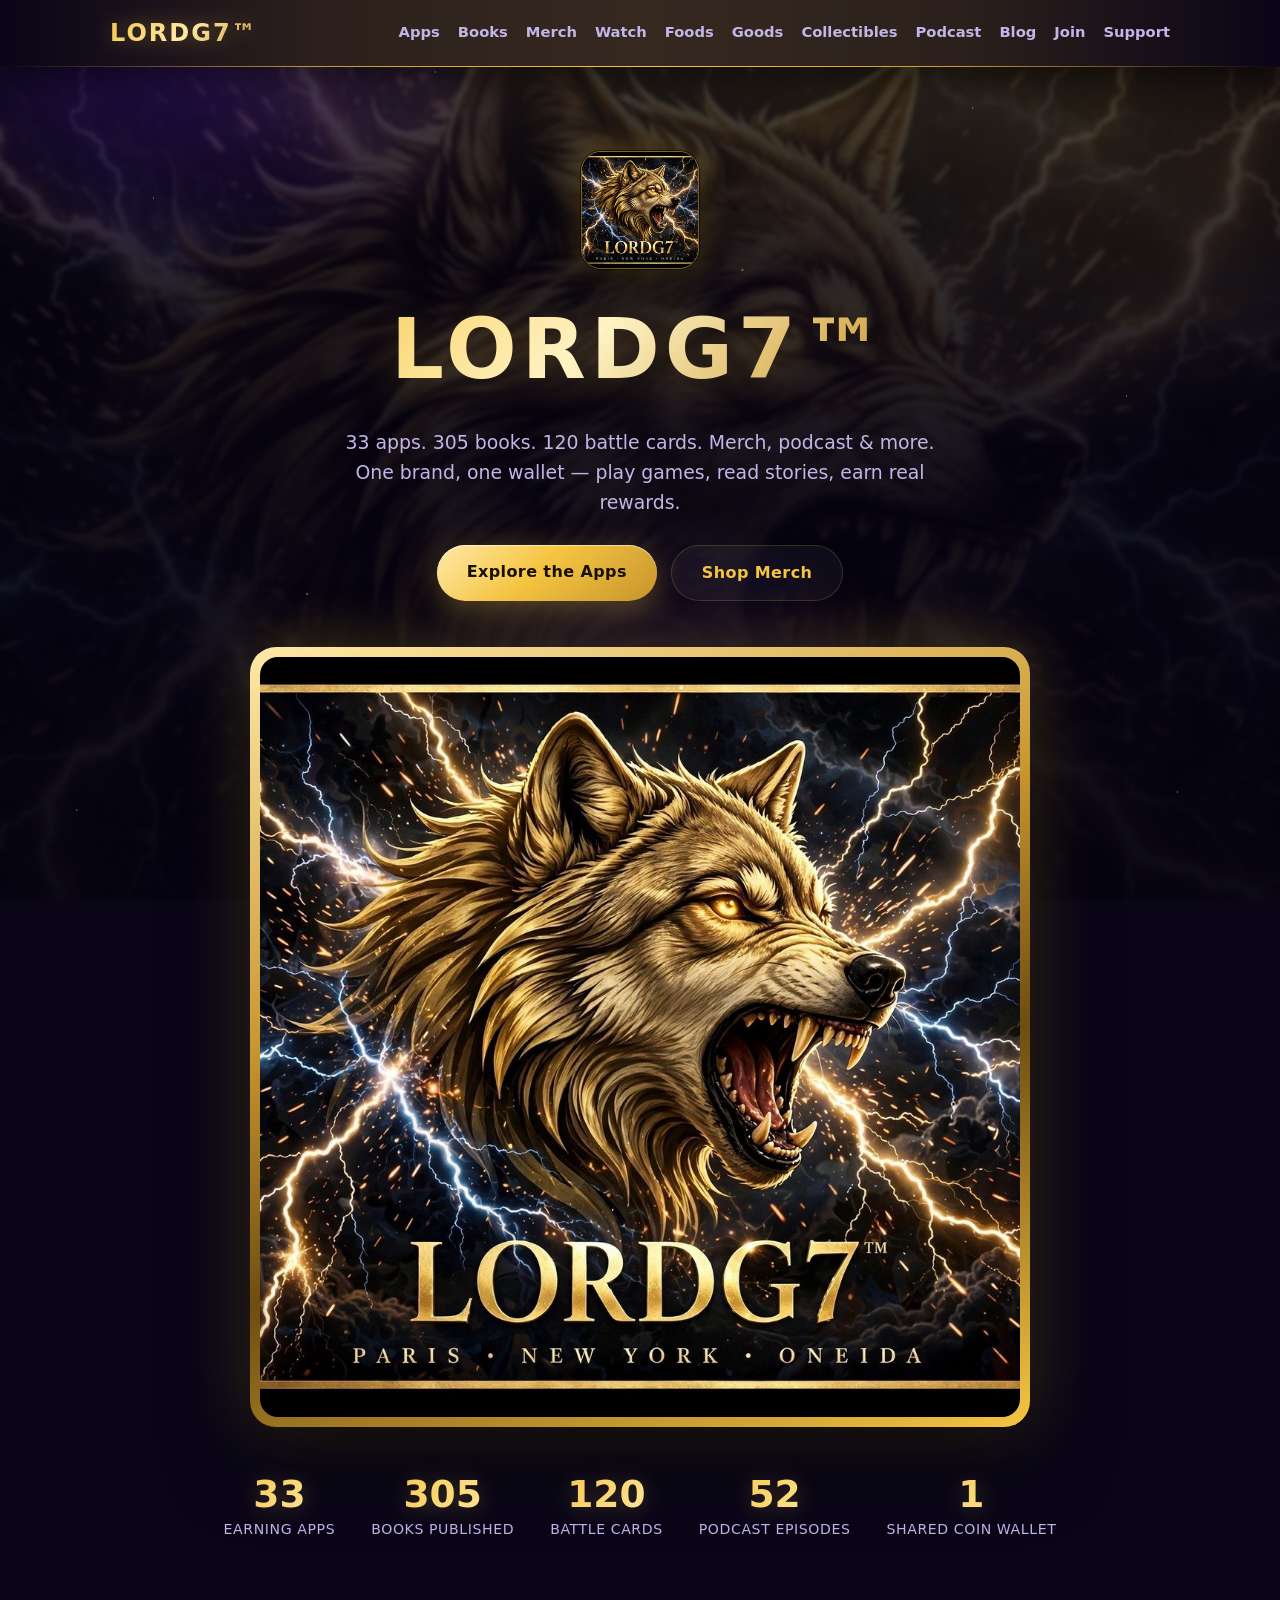
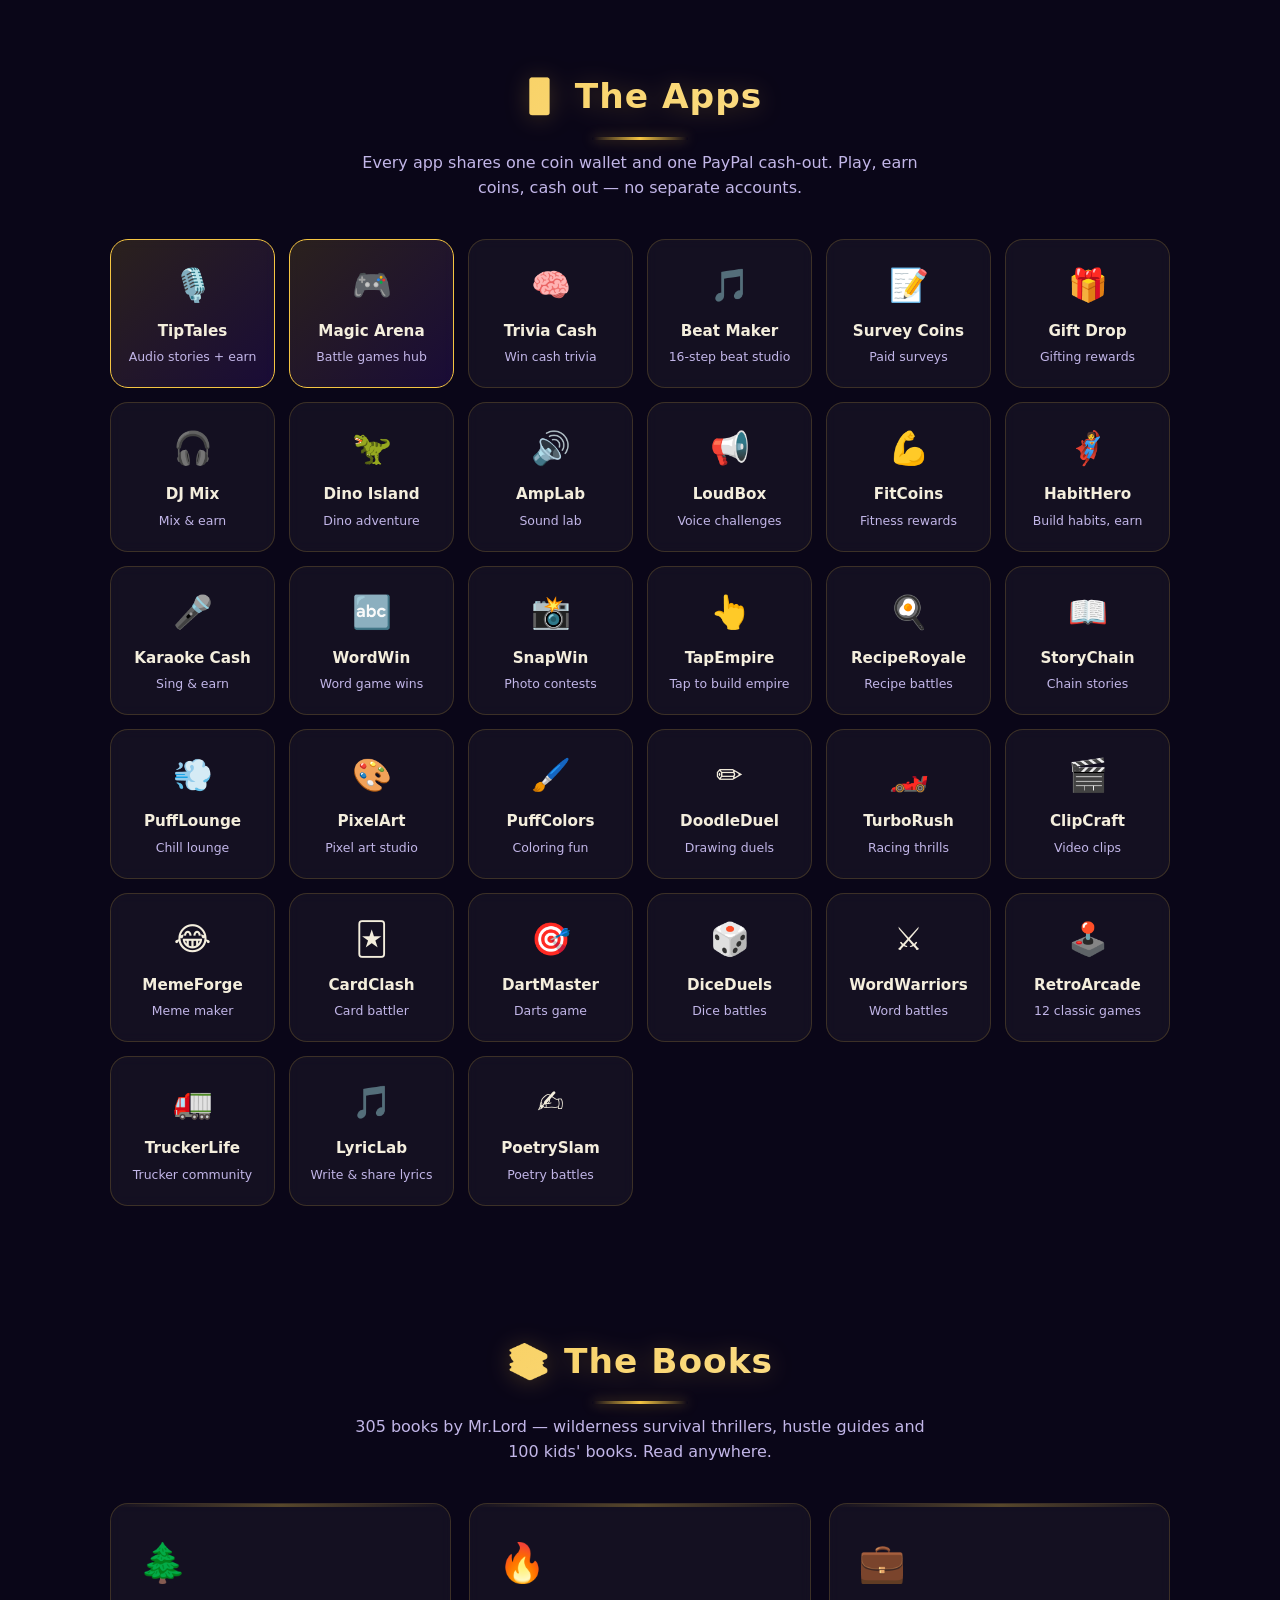
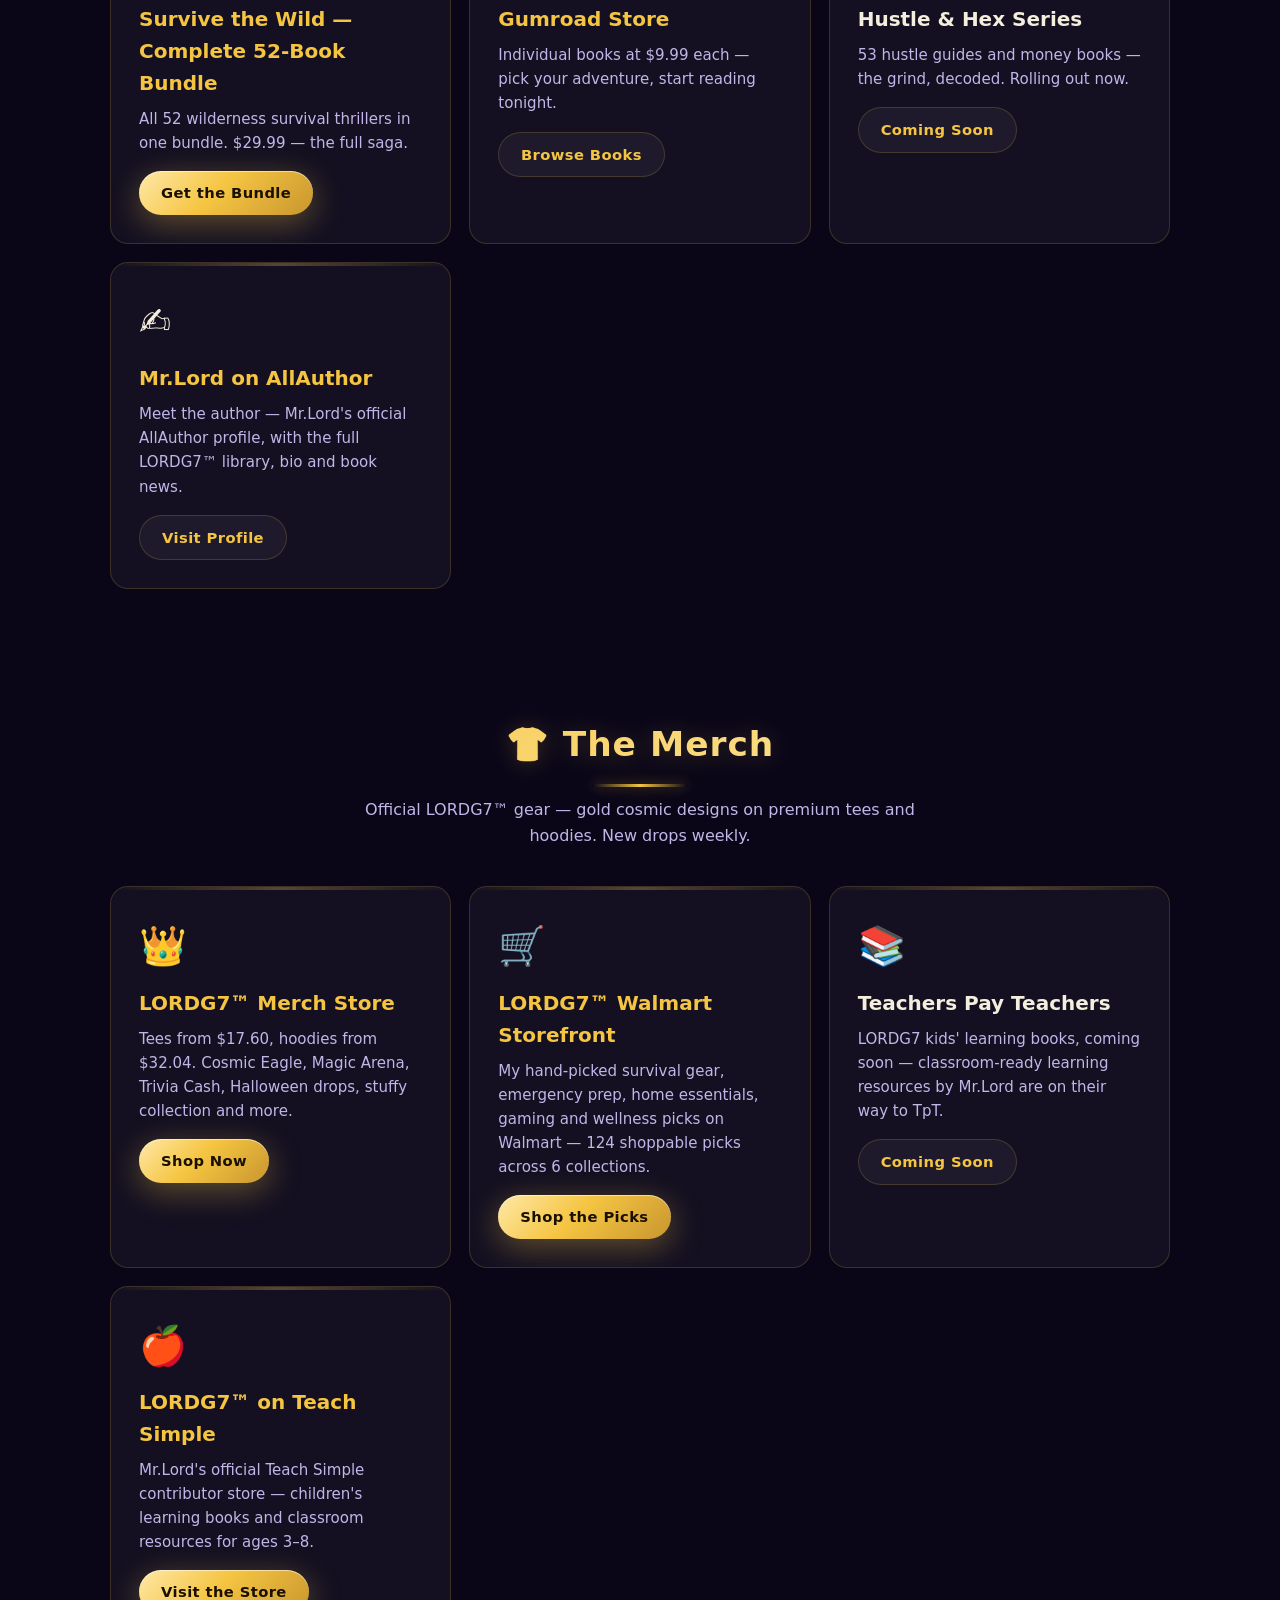
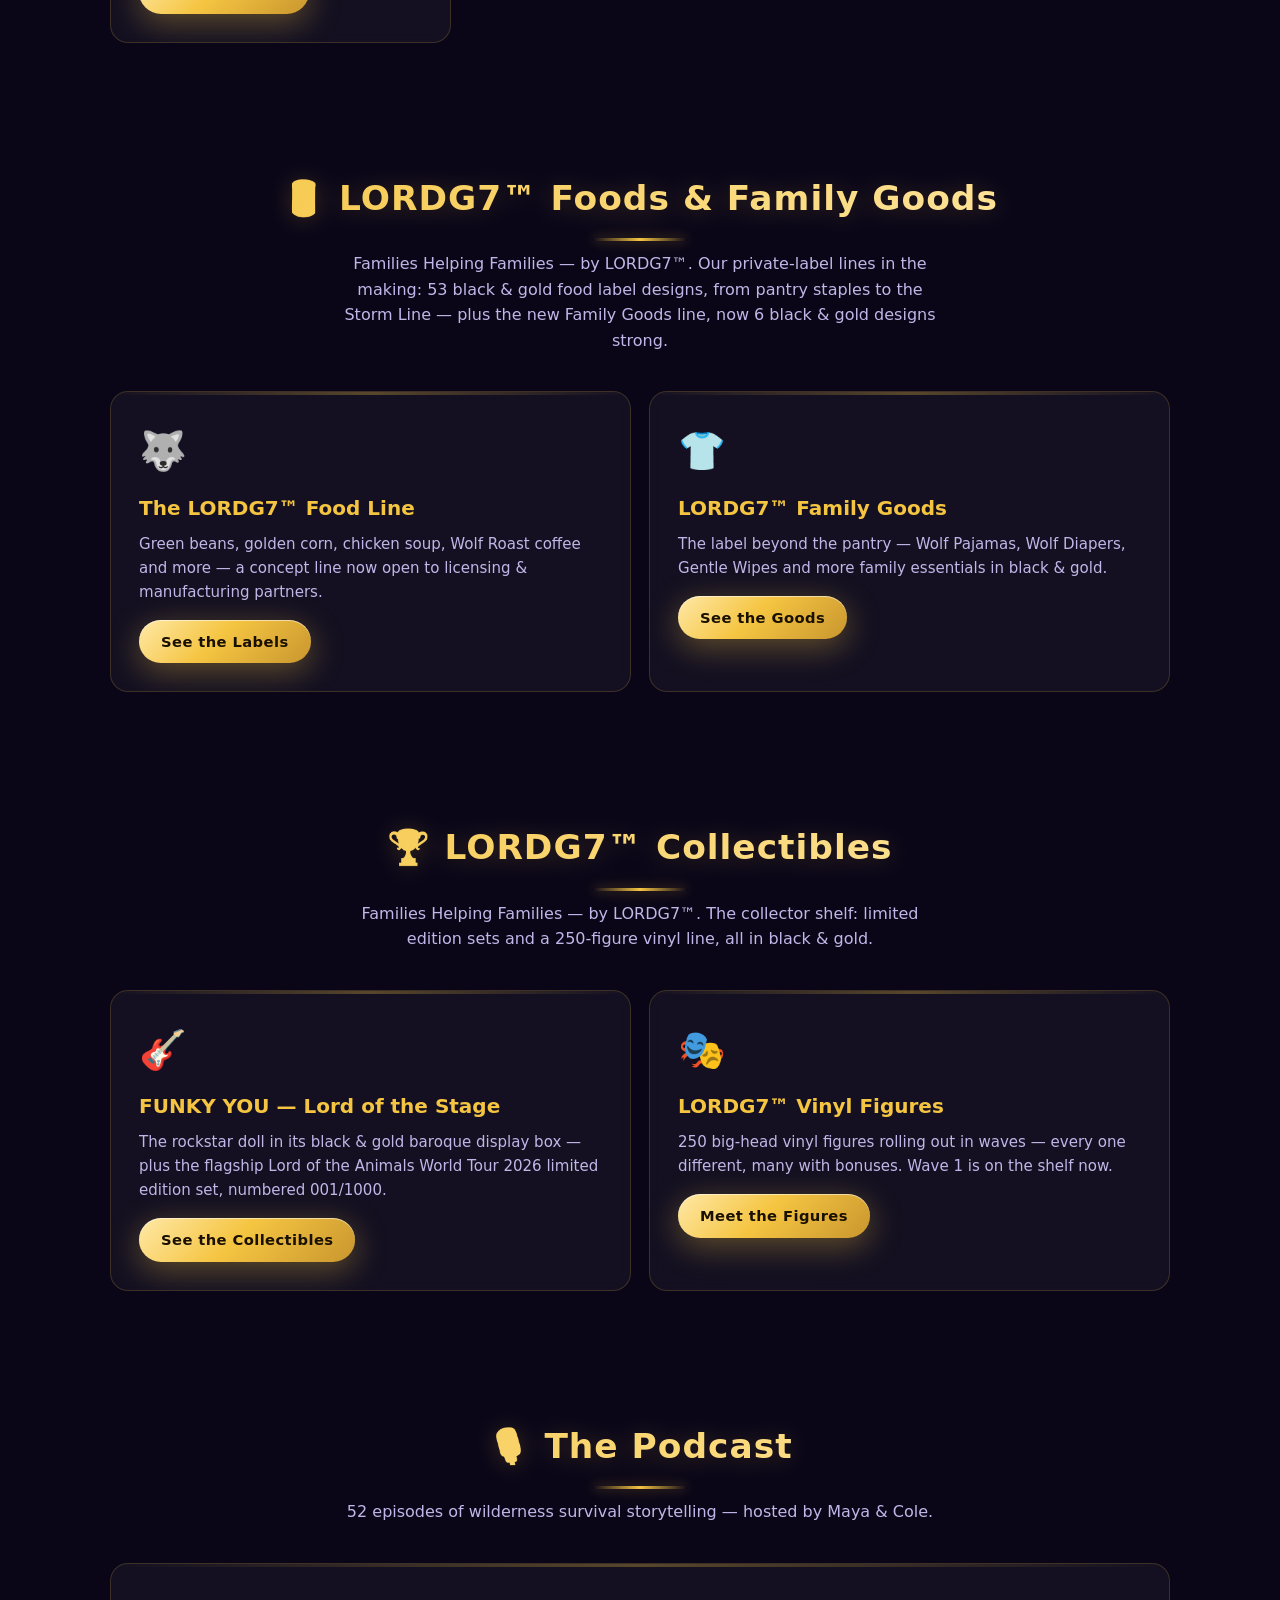
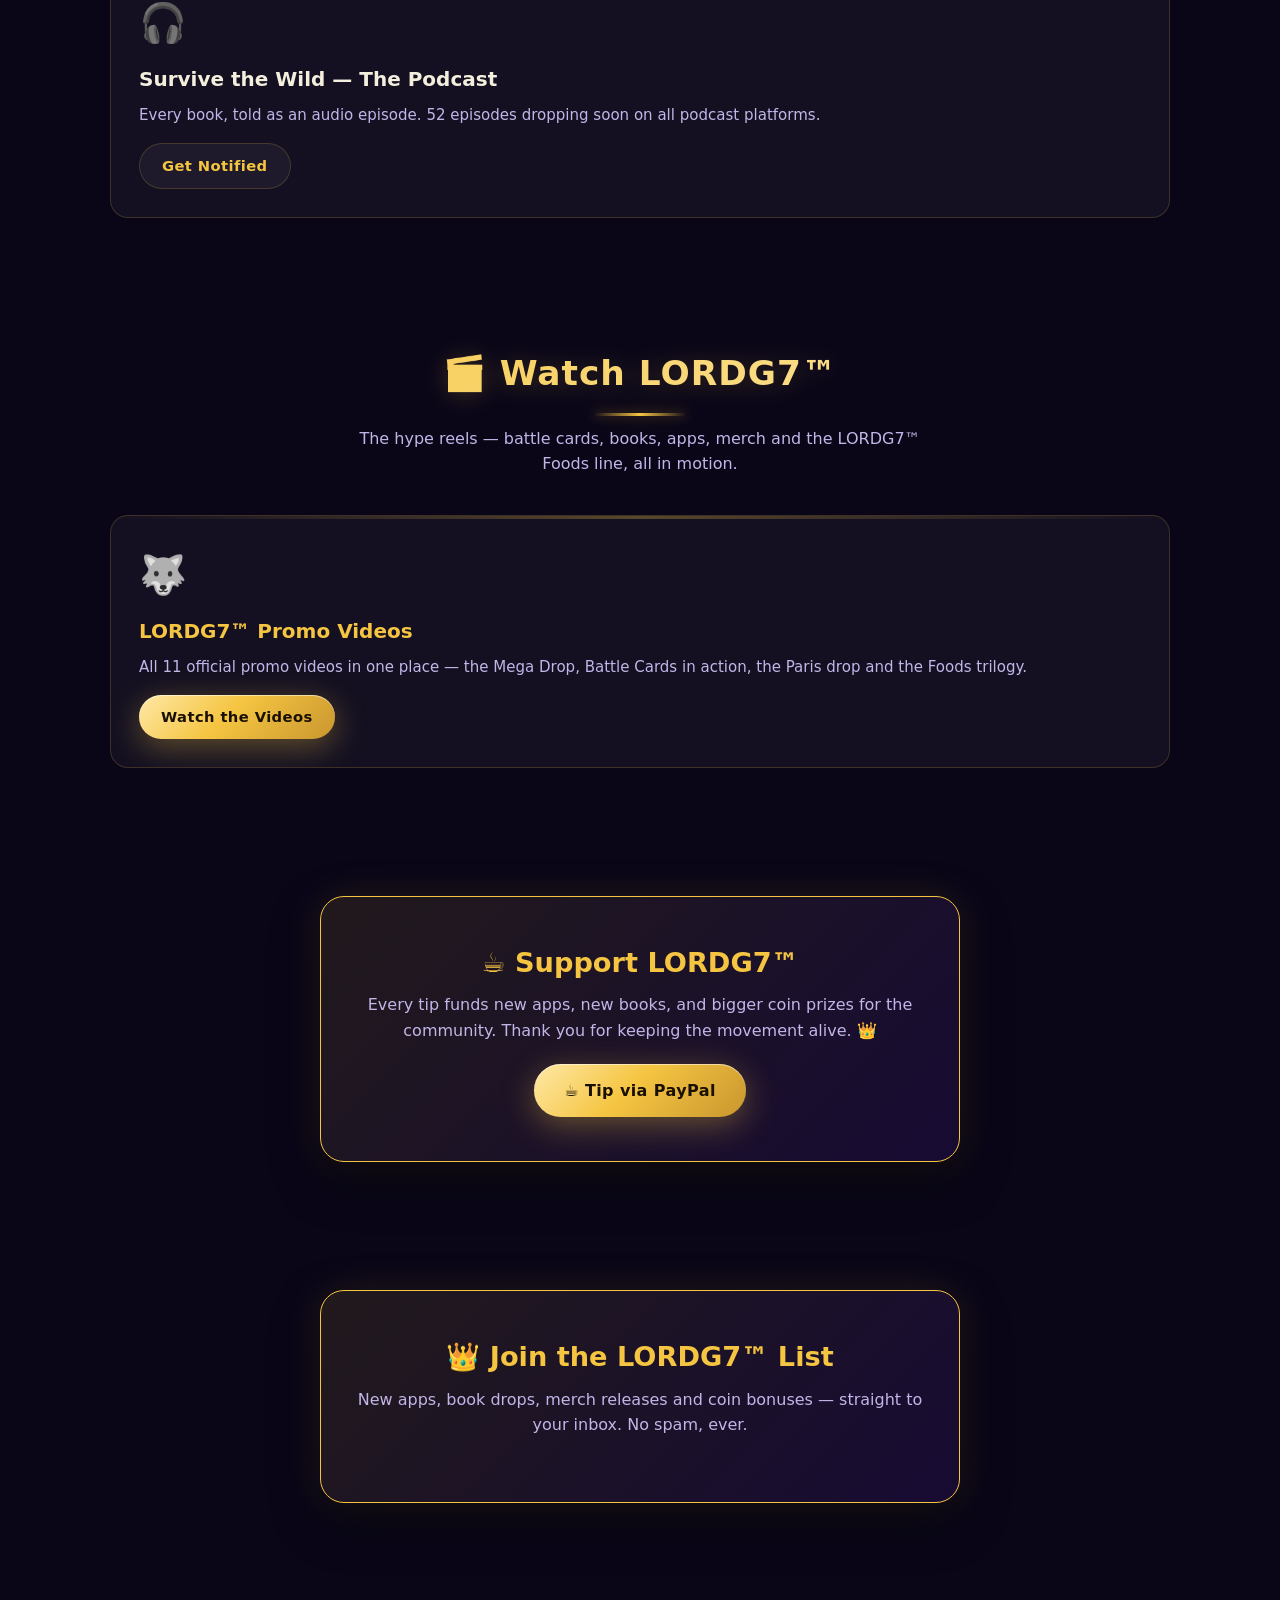
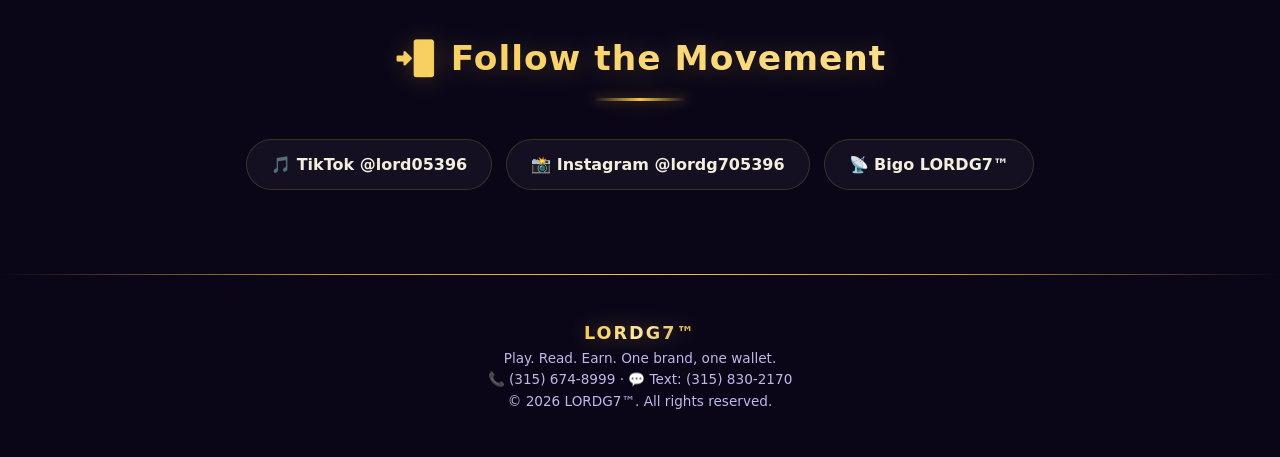
<file: index.html>
<!DOCTYPE html>
<html lang="en">
<head>
<meta charset="UTF-8">
<meta name="viewport" content="width=device-width, initial-scale=1.0">
<title>LORDG7™ — Apps, Books, Merch & More</title>
<meta name="description" content="The official LORDG7™ hub: 33 earning apps, 305 books, 120 battle cards, merch, podcast and more. Play, read, earn.">
<meta name="theme-color" content="#2a0a5e">
<link rel="manifest" href="manifest.json">
<link rel="icon" type="image/png" sizes="192x192" href="icon-192.png">
<link rel="icon" type="image/png" sizes="512x512" href="icon-512.png">
<link rel="apple-touch-icon" href="icon-192.png">
<link rel="stylesheet" href="styles.css">
<script async src="https://pagead2.googlesyndication.com/pagead/js/adsbygoogle.js?client=ca-pub-6644307436356164" crossorigin="anonymous"></script>
</head>
<body>
<div class="stars"></div>

<nav>
  <div class="wrap">
    <a class="brand" href="#">LORDG7™</a>
    <div class="navlinks">
      <a href="#apps">Apps</a>
      <a href="#books">Books</a>
      <a href="#merch">Merch</a>
      <a href="videos/">Watch</a>
      <a href="foods/">Foods</a>
      <a href="goods/">Goods</a>
      <a href="collectibles/">Collectibles</a>
      <a href="#podcast">Podcast</a>
      <a href="blog/">Blog</a>
      <a href="#newsletter">Join</a>
      <a href="#support">Support</a>
    </div>
  </div>
</nav>

<header class="hero">
  <div class="wrap">
    <img class="hero-mark" src="assets/storm-wolf-mark.jpg" alt="LORDG7™ golden storm wolf logo — Paris • New York • Oneida" width="440" height="440">
    <h1>LORDG7™</h1>
    <p class="tag">33 apps. 305 books. 120 battle cards. Merch, podcast & more. One brand, one wallet — play games, read stories, earn real rewards.</p>
    <div class="cta-row">
      <a class="btn btn-gold" href="#apps">Explore the Apps</a>
      <a class="btn btn-ghost" href="https://app.amazecommerce.com/shop/lordg7" target="_blank" rel="noopener">Shop Merch</a>
    </div>
    <figure class="hero-art">
      <img src="assets/storm-wolf.jpg" alt="LORDG7™ golden storm wolf head with lightning — Paris • New York • Oneida, shown whole" width="1024" height="1024" fetchpriority="high" decoding="async">
    </figure>
    <div class="stats">
      <div class="stat"><b>33</b><span>Earning Apps</span></div>
      <div class="stat"><b>305</b><span>Books Published</span></div>
      <div class="stat"><b>120</b><span>Battle Cards</span></div>
      <div class="stat"><b>52</b><span>Podcast Episodes</span></div>
      <div class="stat"><b>1</b><span>Shared Coin Wallet</span></div>
    </div>
  </div>
</header>

<section id="apps">
  <div class="wrap">
    <div class="sec-head">
      <h2>📱 The Apps</h2>
      <p>Every app shares one coin wallet and one PayPal cash-out. Play, earn coins, cash out — no separate accounts.</p>
    </div>
    <div class="apps-grid">
      <a class="app-card featured" href="https://tiptales.onrender.com" target="_blank" rel="noopener"><span class="emoji">🎙️</span><span class="name">TipTales</span><span class="desc">Audio stories + earn</span></a>
      <a class="app-card featured" href="https://magicarena.onrender.com" target="_blank" rel="noopener"><span class="emoji">🎮</span><span class="name">Magic Arena</span><span class="desc">Battle games hub</span></a>
      <a class="app-card" href="https://triviacash.onrender.com" target="_blank" rel="noopener"><span class="emoji">🧠</span><span class="name">Trivia Cash</span><span class="desc">Win cash trivia</span></a>
      <a class="app-card" href="https://beatmaker.onrender.com" target="_blank" rel="noopener"><span class="emoji">🎵</span><span class="name">Beat Maker</span><span class="desc">16-step beat studio</span></a>
      <a class="app-card" href="https://surveycoins.onrender.com" target="_blank" rel="noopener"><span class="emoji">📝</span><span class="name">Survey Coins</span><span class="desc">Paid surveys</span></a>
      <a class="app-card" href="https://giftdrop.onrender.com" target="_blank" rel="noopener"><span class="emoji">🎁</span><span class="name">Gift Drop</span><span class="desc">Gifting rewards</span></a>
      <a class="app-card" href="https://djmix.onrender.com" target="_blank" rel="noopener"><span class="emoji">🎧</span><span class="name">DJ Mix</span><span class="desc">Mix & earn</span></a>
      <a class="app-card" href="https://dinoisland.onrender.com" target="_blank" rel="noopener"><span class="emoji">🦖</span><span class="name">Dino Island</span><span class="desc">Dino adventure</span></a>
      <a class="app-card" href="https://amplab.onrender.com" target="_blank" rel="noopener"><span class="emoji">🔊</span><span class="name">AmpLab</span><span class="desc">Sound lab</span></a>
      <a class="app-card" href="https://loudbox.onrender.com" target="_blank" rel="noopener"><span class="emoji">📢</span><span class="name">LoudBox</span><span class="desc">Voice challenges</span></a>
      <a class="app-card" href="https://fitcoins.onrender.com" target="_blank" rel="noopener"><span class="emoji">💪</span><span class="name">FitCoins</span><span class="desc">Fitness rewards</span></a>
      <a class="app-card" href="https://habithero-y5sj.onrender.com" target="_blank" rel="noopener"><span class="emoji">🦸</span><span class="name">HabitHero</span><span class="desc">Build habits, earn</span></a>
      <a class="app-card" href="https://karaokecash.onrender.com" target="_blank" rel="noopener"><span class="emoji">🎤</span><span class="name">Karaoke Cash</span><span class="desc">Sing & earn</span></a>
      <a class="app-card" href="https://wordwin.onrender.com" target="_blank" rel="noopener"><span class="emoji">🔤</span><span class="name">WordWin</span><span class="desc">Word game wins</span></a>
      <a class="app-card" href="https://snapwin.onrender.com" target="_blank" rel="noopener"><span class="emoji">📸</span><span class="name">SnapWin</span><span class="desc">Photo contests</span></a>
      <a class="app-card" href="https://tapempire.onrender.com" target="_blank" rel="noopener"><span class="emoji">👆</span><span class="name">TapEmpire</span><span class="desc">Tap to build empire</span></a>
      <a class="app-card" href="https://reciperoyale.onrender.com" target="_blank" rel="noopener"><span class="emoji">🍳</span><span class="name">RecipeRoyale</span><span class="desc">Recipe battles</span></a>
      <a class="app-card" href="https://storychain-hn17.onrender.com" target="_blank" rel="noopener"><span class="emoji">📖</span><span class="name">StoryChain</span><span class="desc">Chain stories</span></a>
      <a class="app-card" href="https://pufflounge.onrender.com" target="_blank" rel="noopener"><span class="emoji">💨</span><span class="name">PuffLounge</span><span class="desc">Chill lounge</span></a>
      <a class="app-card" href="https://pixelart-sz58.onrender.com" target="_blank" rel="noopener"><span class="emoji">🎨</span><span class="name">PixelArt</span><span class="desc">Pixel art studio</span></a>
      <a class="app-card" href="https://puffcolors.onrender.com" target="_blank" rel="noopener"><span class="emoji">🖌️</span><span class="name">PuffColors</span><span class="desc">Coloring fun</span></a>
      <a class="app-card" href="https://doodleduel-3wb6.onrender.com" target="_blank" rel="noopener"><span class="emoji">✏️</span><span class="name">DoodleDuel</span><span class="desc">Drawing duels</span></a>
      <a class="app-card" href="https://turborush.onrender.com" target="_blank" rel="noopener"><span class="emoji">🏎️</span><span class="name">TurboRush</span><span class="desc">Racing thrills</span></a>
      <a class="app-card" href="https://clipcraft-uzwd.onrender.com" target="_blank" rel="noopener"><span class="emoji">🎬</span><span class="name">ClipCraft</span><span class="desc">Video clips</span></a>
      <a class="app-card" href="https://memeforge-ie67.onrender.com" target="_blank" rel="noopener"><span class="emoji">😂</span><span class="name">MemeForge</span><span class="desc">Meme maker</span></a>
      <a class="app-card" href="https://magicarena.onrender.com/cardclash" target="_blank" rel="noopener"><span class="emoji">🃏</span><span class="name">CardClash</span><span class="desc">Card battler</span></a>
      <a class="app-card" href="https://magicarena.onrender.com/dartmaster" target="_blank" rel="noopener"><span class="emoji">🎯</span><span class="name">DartMaster</span><span class="desc">Darts game</span></a>
      <a class="app-card" href="https://magicarena.onrender.com/diceduels" target="_blank" rel="noopener"><span class="emoji">🎲</span><span class="name">DiceDuels</span><span class="desc">Dice battles</span></a>
      <a class="app-card" href="https://magicarena.onrender.com/wordwarriors" target="_blank" rel="noopener"><span class="emoji">⚔️</span><span class="name">WordWarriors</span><span class="desc">Word battles</span></a>
      <a class="app-card" href="https://magicarena.onrender.com/retroarcade" target="_blank" rel="noopener"><span class="emoji">🕹️</span><span class="name">RetroArcade</span><span class="desc">12 classic games</span></a>
      <a class="app-card" href="https://magicarena.onrender.com/truckerlife" target="_blank" rel="noopener"><span class="emoji">🚛</span><span class="name">TruckerLife</span><span class="desc">Trucker community</span></a>
      <a class="app-card" href="https://beatmaker.onrender.com/lyriclab" target="_blank" rel="noopener"><span class="emoji">🎵</span><span class="name">LyricLab</span><span class="desc">Write & share lyrics</span></a>
      <a class="app-card" href="https://beatmaker.onrender.com/poetryslam" target="_blank" rel="noopener"><span class="emoji">✍️</span><span class="name">PoetrySlam</span><span class="desc">Poetry battles</span></a>
    </div>
  </div>
</section>

<section id="books">
  <div class="wrap">
    <div class="sec-head">
      <h2>📚 The Books</h2>
      <p>305 books by Mr.Lord — wilderness survival thrillers, hustle guides and 100 kids' books. Read anywhere.</p>
    </div>
    <div class="cards">
      <div class="fcard">
        <span class="emoji">🌲</span>
        <h3><a href="https://payhip.com/b/iuePk" target="_blank" rel="noopener">Survive the Wild — Complete 52-Book Bundle</a></h3>
        <p>All 52 wilderness survival thrillers in one bundle. $29.99 — the full saga.</p>
        <a class="btn btn-gold" href="https://payhip.com/b/iuePk" target="_blank" rel="noopener">Get the Bundle</a>
      </div>
      <div class="fcard">
        <span class="emoji">🔥</span>
        <h3><a href="https://lordsman.gumroad.com/" target="_blank" rel="noopener">Gumroad Store</a></h3>
        <p>Individual books at $9.99 each — pick your adventure, start reading tonight.</p>
        <a class="btn btn-ghost" href="https://lordsman.gumroad.com/" target="_blank" rel="noopener">Browse Books</a>
      </div>
      <div class="fcard">
        <span class="emoji">💼</span>
        <h3>Hustle &amp; Hex Series</h3>
        <p>53 hustle guides and money books — the grind, decoded. Rolling out now.</p>
        <a class="btn btn-ghost" href="https://lordsman.gumroad.com/" target="_blank" rel="noopener">Coming Soon</a>
      </div>
      <div class="fcard">
        <span class="emoji">✍️</span>
        <h3><a href="https://lordg7.allauthor.com/" target="_blank" rel="noopener">Mr.Lord on AllAuthor</a></h3>
        <p>Meet the author — Mr.Lord's official AllAuthor profile, with the full LORDG7™ library, bio and book news.</p>
        <a class="btn btn-ghost" href="https://lordg7.allauthor.com/" target="_blank" rel="noopener">Visit Profile</a>
      </div>
    </div>
  </div>
</section>

<section id="merch">
  <div class="wrap">
    <div class="sec-head">
      <h2>👕 The Merch</h2>
      <p>Official LORDG7™ gear — gold cosmic designs on premium tees and hoodies. New drops weekly.</p>
    </div>
    <div class="cards">
      <div class="fcard">
        <span class="emoji">👑</span>
        <h3><a href="https://app.amazecommerce.com/shop/lordg7" target="_blank" rel="noopener">LORDG7™ Merch Store</a></h3>
        <p>Tees from $17.60, hoodies from $32.04. Cosmic Eagle, Magic Arena, Trivia Cash, Halloween drops, stuffy collection and more.</p>
        <a class="btn btn-gold" href="https://app.amazecommerce.com/shop/lordg7" target="_blank" rel="noopener">Shop Now</a>
      </div>
      <div class="fcard">
        <span class="emoji">🛒</span>
        <h3><a href="https://walmrt.us/4yjSD9W" target="_blank" rel="noopener">LORDG7™ Walmart Storefront</a></h3>
        <p>My hand-picked survival gear, emergency prep, home essentials, gaming and wellness picks on Walmart — 124 shoppable picks across 6 collections.</p>
        <a class="btn btn-gold" href="https://walmrt.us/4yjSD9W" target="_blank" rel="noopener">Shop the Picks</a>
      </div>
      <div class="fcard">
        <span class="emoji">📚</span>
        <h3>Teachers Pay Teachers</h3>
        <p>LORDG7 kids' learning books, coming soon — classroom-ready learning resources by Mr.Lord are on their way to TpT.</p>
        <a class="btn btn-ghost" href="#books">Coming Soon</a>
      </div>
      <div class="fcard">
        <span class="emoji">🍎</span>
        <h3><a href="https://teachsimple.com/contributor/lordg7" target="_blank" rel="noopener">LORDG7™ on Teach Simple</a></h3>
        <p>Mr.Lord's official Teach Simple contributor store — children's learning books and classroom resources for ages 3–8.</p>
        <a class="btn btn-gold" href="https://teachsimple.com/contributor/lordg7" target="_blank" rel="noopener">Visit the Store</a>
      </div>
    </div>
  </div>
</section>

<section id="foods">
  <div class="wrap">
    <div class="sec-head">
      <h2>🥫 LORDG7™ Foods &amp; Family Goods</h2>
      <p>Families Helping Families — by LORDG7™. Our private-label lines in the making: 53 black &amp; gold food label designs, from pantry staples to the Storm Line — plus the new Family Goods line, now 6 black &amp; gold designs strong.</p>
    </div>
    <div class="cards">
      <div class="fcard">
        <span class="emoji">🐺</span>
        <h3><a href="foods/">The LORDG7™ Food Line</a></h3>
        <p>Green beans, golden corn, chicken soup, Wolf Roast coffee and more — a concept line now open to licensing &amp; manufacturing partners.</p>
        <a class="btn btn-gold" href="foods/">See the Labels</a>
      </div>
      <div class="fcard">
        <span class="emoji">👕</span>
        <h3><a href="goods/">LORDG7™ Family Goods</a></h3>
        <p>The label beyond the pantry — Wolf Pajamas, Wolf Diapers, Gentle Wipes and more family essentials in black &amp; gold.</p>
        <a class="btn btn-gold" href="goods/">See the Goods</a>
      </div>
    </div>
  </div>
</section>

<section id="collectibles">
  <div class="wrap">
    <div class="sec-head">
      <h2>🏆 LORDG7™ Collectibles</h2>
      <p>Families Helping Families — by LORDG7™. The collector shelf: limited edition sets and a 250-figure vinyl line, all in black &amp; gold.</p>
    </div>
    <div class="cards">
      <div class="fcard">
        <span class="emoji">🎸</span>
        <h3><a href="collectibles/">FUNKY YOU — Lord of the Stage</a></h3>
        <p>The rockstar doll in its black &amp; gold baroque display box — plus the flagship Lord of the Animals World Tour 2026 limited edition set, numbered 001/1000.</p>
        <a class="btn btn-gold" href="collectibles/">See the Collectibles</a>
      </div>
      <div class="fcard">
        <span class="emoji">🎭</span>
        <h3><a href="collectibles/">LORDG7™ Vinyl Figures</a></h3>
        <p>250 big-head vinyl figures rolling out in waves — every one different, many with bonuses. Wave 1 is on the shelf now.</p>
        <a class="btn btn-gold" href="collectibles/">Meet the Figures</a>
      </div>
    </div>
  </div>
</section>

<section id="podcast">
  <div class="wrap">
    <div class="sec-head">
      <h2>🎙️ The Podcast</h2>
      <p>52 episodes of wilderness survival storytelling — hosted by Maya &amp; Cole.</p>
    </div>
    <div class="cards">
      <div class="fcard">
        <span class="emoji">🎧</span>
        <h3>Survive the Wild — The Podcast</h3>
        <p>Every book, told as an audio episode. 52 episodes dropping soon on all podcast platforms.</p>
        <a class="btn btn-ghost" href="#newsletter">Get Notified</a>
      </div>
    </div>
  </div>
</section>

<section id="watch">
  <div class="wrap">
    <div class="sec-head">
      <h2>🎬 Watch LORDG7™</h2>
      <p>The hype reels — battle cards, books, apps, merch and the LORDG7™ Foods line, all in motion.</p>
    </div>
    <div class="cards">
      <div class="fcard">
        <span class="emoji">🐺</span>
        <h3><a href="videos/">LORDG7™ Promo Videos</a></h3>
        <p>All 11 official promo videos in one place — the Mega Drop, Battle Cards in action, the Paris drop and the Foods trilogy.</p>
        <a class="btn btn-gold" href="videos/">Watch the Videos</a>
      </div>
    </div>
  </div>
</section>

<section id="support">
  <div class="wrap">
    <div class="newsletter">
      <h2>☕ Support LORDG7™</h2>
      <p>Every tip funds new apps, new books, and bigger coin prizes for the community. Thank you for keeping the movement alive. 👑</p>
      <div class="cta-row">
        <a class="btn btn-gold" href="https://www.paypal.com/paypalme/llordg7" target="_blank" rel="noopener">☕ Tip via PayPal</a>
      </div>
    </div>
  </div>
</section>

<section id="newsletter">
  <div class="wrap">
    <div class="newsletter">
      <h2>👑 Join the LORDG7™ List</h2>
      <p>New apps, book drops, merch releases and coin bonuses — straight to your inbox. No spam, ever.</p>
      <script async data-uid="e81c9a7e54" src="https://lordg7.kit.com/e81c9a7e54/index.js"></script>
    </div>
  </div>
</section>

<section id="social">
  <div class="wrap">
    <div class="sec-head">
      <h2>📲 Follow the Movement</h2>
    </div>
    <div class="social-row">
      <a href="https://www.tiktok.com/@lord05396" target="_blank" rel="noopener">🎵 TikTok @lord05396</a>
      <a href="https://www.instagram.com/lordg705396" target="_blank" rel="noopener">📸 Instagram @lordg705396</a>
      <a href="https://www.bigo.tv/en/LORDG7" target="_blank" rel="noopener">📡 Bigo LORDG7™</a>
    </div>
  </div>
</section>

<footer>
  <div class="wrap">
    <a class="brand" href="#">LORDG7™</a>
    <p>Play. Read. Earn. One brand, one wallet.<br>📞 (315) 674-8999 · 💬 Text: (315) 830-2170<br>© 2026 LORDG7™. All rights reserved.</p>
  </div>
</footer>

<script>
if ('serviceWorker' in navigator) {
  window.addEventListener('load', () => {
    navigator.serviceWorker.register('sw.js').catch(() => {});
  });
}
</script>

</body>
</html>
</file>
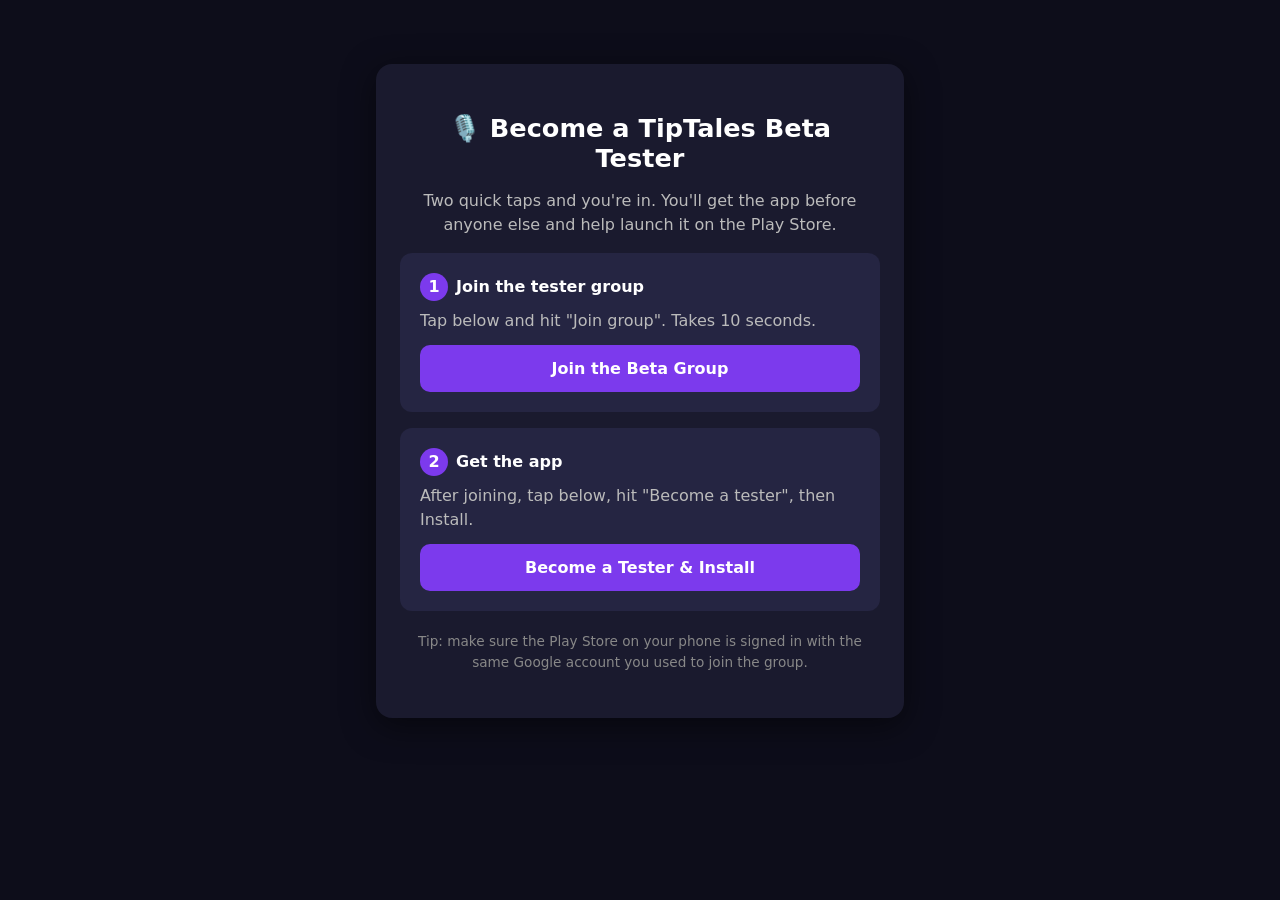
<file: beta/index.html>
<!DOCTYPE html>
<html lang="en">
<head>
<meta charset="UTF-8">
<meta name="viewport" content="width=device-width, initial-scale=1.0">
<title>Become a TipTales Beta Tester — LORDG7</title>
<style>
  body { font-family: system-ui, -apple-system, sans-serif; background: #0d0d1a; color: #fff; margin: 0; padding: 24px; text-align: center; }
  .card { max-width: 480px; margin: 40px auto; background: #1a1a2e; border-radius: 16px; padding: 32px 24px; box-shadow: 0 8px 32px rgba(0,0,0,.5); }
  h1 { font-size: 1.6em; margin-bottom: 8px; }
  p { color: #bbb; line-height: 1.5; }
  .step { background: #252542; border-radius: 12px; padding: 20px; margin: 16px 0; text-align: left; }
  .step .num { display: inline-block; background: #7c3aed; color: #fff; width: 28px; height: 28px; border-radius: 50%; text-align: center; line-height: 28px; font-weight: bold; margin-right: 8px; }
  .btn { display: block; background: #7c3aed; color: #fff; text-decoration: none; padding: 14px; border-radius: 10px; font-weight: bold; margin-top: 12px; text-align: center; }
  .btn:active { background: #6d28d9; }
  .note { font-size: .85em; color: #888; margin-top: 20px; }
</style>
</head>
<body>
<div class="card">
  <h1>🎙️ Become a TipTales Beta Tester</h1>
  <p>Two quick taps and you're in. You'll get the app before anyone else and help launch it on the Play Store.</p>

  <div class="step">
    <span class="num">1</span><strong>Join the tester group</strong>
    <p style="margin:8px 0 0">Tap below and hit "Join group". Takes 10 seconds.</p>
    <a class="btn" href="https://groups.google.com/g/tiptales-beta-testers">Join the Beta Group</a>
  </div>

  <div class="step">
    <span class="num">2</span><strong>Get the app</strong>
    <p style="margin:8px 0 0">After joining, tap below, hit "Become a tester", then Install.</p>
    <a class="btn" href="https://play.google.com/apps/testing/com.mrlord.tiptales">Become a Tester &amp; Install</a>
  </div>

  <p class="note">Tip: make sure the Play Store on your phone is signed in with the same Google account you used to join the group.</p>
</div>
</body>
</html>
</file>
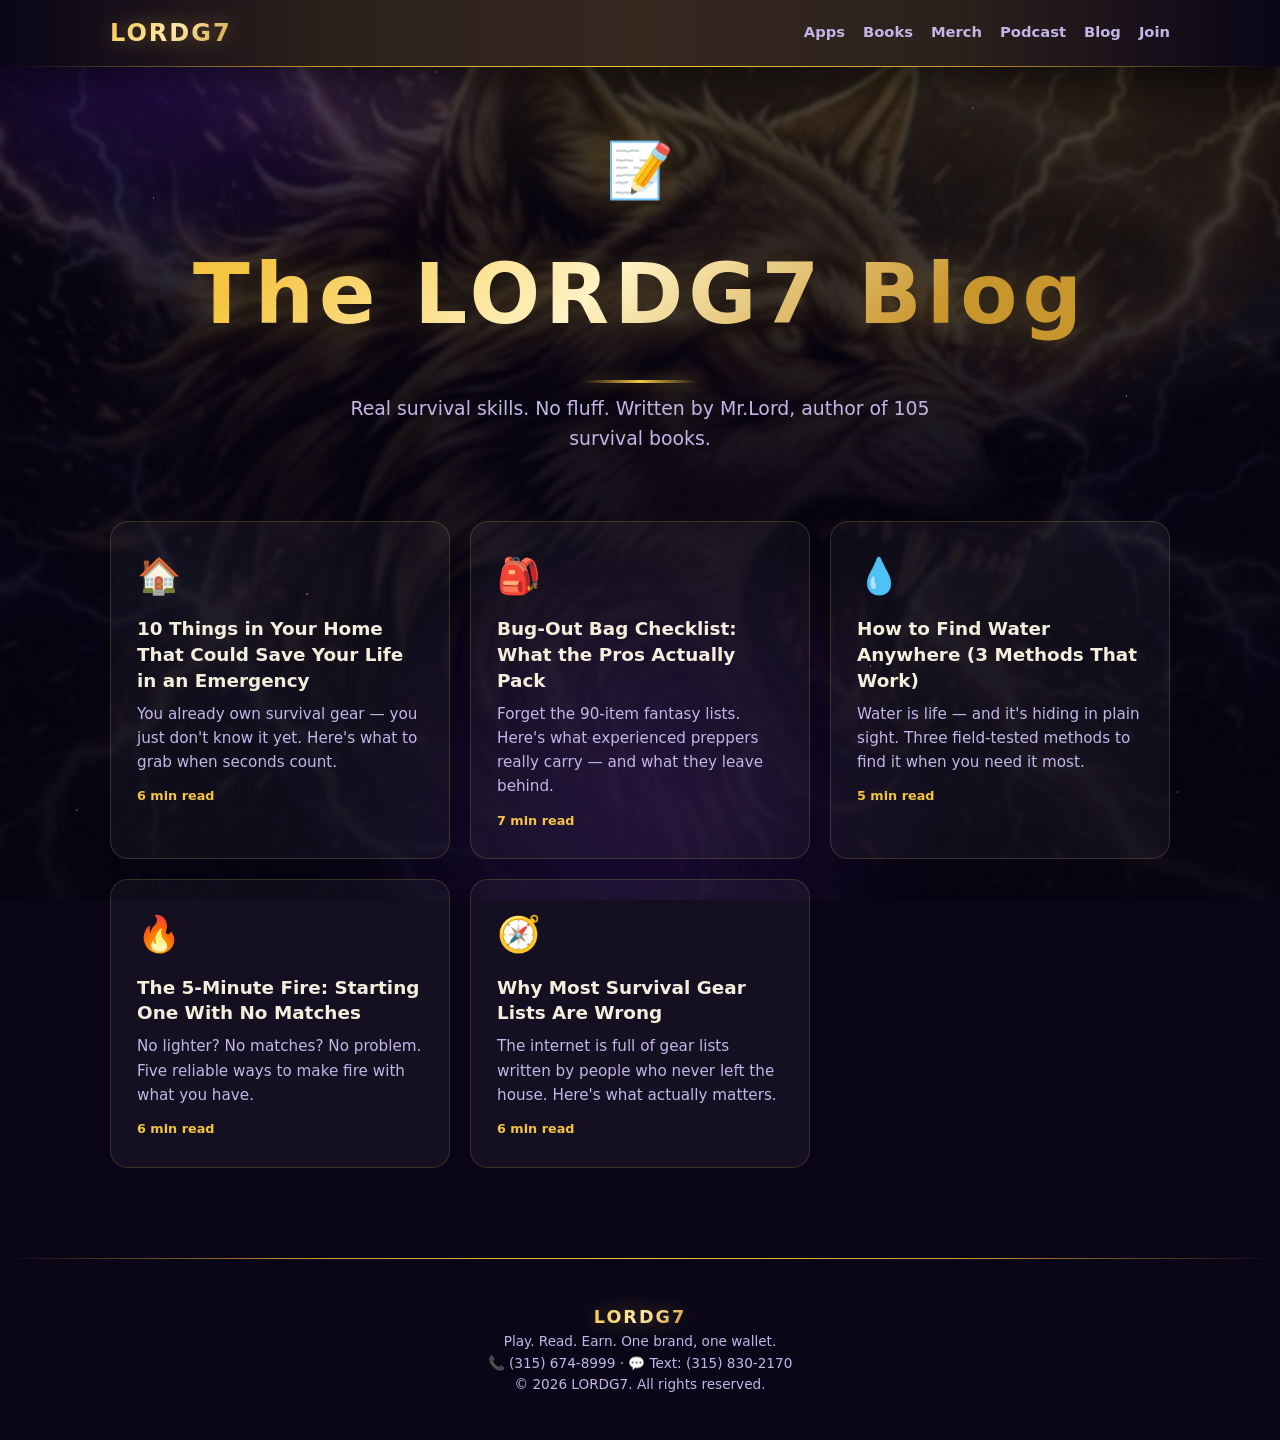
<file: blog/index.html>
<!DOCTYPE html>
<html lang="en">
<head>
<meta charset="UTF-8">
<meta name="viewport" content="width=device-width, initial-scale=1.0">
<title>LORDG7 Blog — Survival Skills, Gear & Readiness</title>
<meta name="description" content="Real survival skills from the LORDG7 team: emergency prep, bug-out bags, water, fire, and gear that actually works. By Mr.Lord, author of 105 survival books.">
<meta name="theme-color" content="#2a0a5e">
<link rel="icon" type="image/png" sizes="192x192" href="../icon-192.png">
<link rel="stylesheet" href="../styles.css">
<script async src="https://pagead2.googlesyndication.com/pagead/js/adsbygoogle.js?client=ca-pub-6644307436356164" crossorigin="anonymous"></script>
</head>
<body>
<div class="stars"></div>

<nav>
  <div class="wrap">
    <a class="brand" href="../">LORDG7</a>
    <div class="navlinks">
      <a href="../#apps">Apps</a>
      <a href="../#books">Books</a>
      <a href="../#merch">Merch</a>
      <a href="../#podcast">Podcast</a>
      <a href="./">Blog</a>
      <a href="../#newsletter">Join</a>
    </div>
  </div>
</nav>

<ins class="adsbygoogle" style="display:block" data-ad-client="ca-pub-6644307436356164" data-ad-slot="auto" data-ad-format="auto" data-full-width-responsive="true"></ins>
<script>(adsbygoogle = window.adsbygoogle || []).push({});</script>

<header class="hero blog-hero">
  <div class="wrap">
    <div class="crown">📝</div>
    <h1>The LORDG7 Blog</h1>
    <p class="tag">Real survival skills. No fluff. Written by Mr.Lord, author of 105 survival books.</p>
  </div>
</header>

<main class="wrap">
  <div class="blog-grid">
    <a class="blog-card" href="10-home-items-emergency.html">
      <span class="blog-emoji">🏠</span>
      <h2>10 Things in Your Home That Could Save Your Life in an Emergency</h2>
      <p>You already own survival gear — you just don't know it yet. Here's what to grab when seconds count.</p>
      <span class="blog-meta">6 min read</span>
    </a>
    <a class="blog-card" href="bug-out-bag-checklist.html">
      <span class="blog-emoji">🎒</span>
      <h2>Bug-Out Bag Checklist: What the Pros Actually Pack</h2>
      <p>Forget the 90-item fantasy lists. Here's what experienced preppers really carry — and what they leave behind.</p>
      <span class="blog-meta">7 min read</span>
    </a>
    <a class="blog-card" href="find-water-anywhere.html">
      <span class="blog-emoji">💧</span>
      <h2>How to Find Water Anywhere (3 Methods That Work)</h2>
      <p>Water is life — and it's hiding in plain sight. Three field-tested methods to find it when you need it most.</p>
      <span class="blog-meta">5 min read</span>
    </a>
    <a class="blog-card" href="five-minute-fire.html">
      <span class="blog-emoji">🔥</span>
      <h2>The 5-Minute Fire: Starting One With No Matches</h2>
      <p>No lighter? No matches? No problem. Five reliable ways to make fire with what you have.</p>
      <span class="blog-meta">6 min read</span>
    </a>
    <a class="blog-card" href="survival-gear-lists-wrong.html">
      <span class="blog-emoji">🧭</span>
      <h2>Why Most Survival Gear Lists Are Wrong</h2>
      <p>The internet is full of gear lists written by people who never left the house. Here's what actually matters.</p>
      <span class="blog-meta">6 min read</span>
    </a>
  </div>
</main>

<ins class="adsbygoogle" style="display:block" data-ad-client="ca-pub-6644307436356164" data-ad-slot="auto" data-ad-format="auto" data-full-width-responsive="true"></ins>
<script>(adsbygoogle = window.adsbygoogle || []).push({});</script>

<footer>
  <div class="wrap">
    <a class="brand" href="../">LORDG7</a>
    <p>Play. Read. Earn. One brand, one wallet.<br>📞 (315) 674-8999 · 💬 Text: (315) 830-2170<br>© 2026 LORDG7. All rights reserved.</p>
  </div>
</footer>

</body>
</html>
</file>
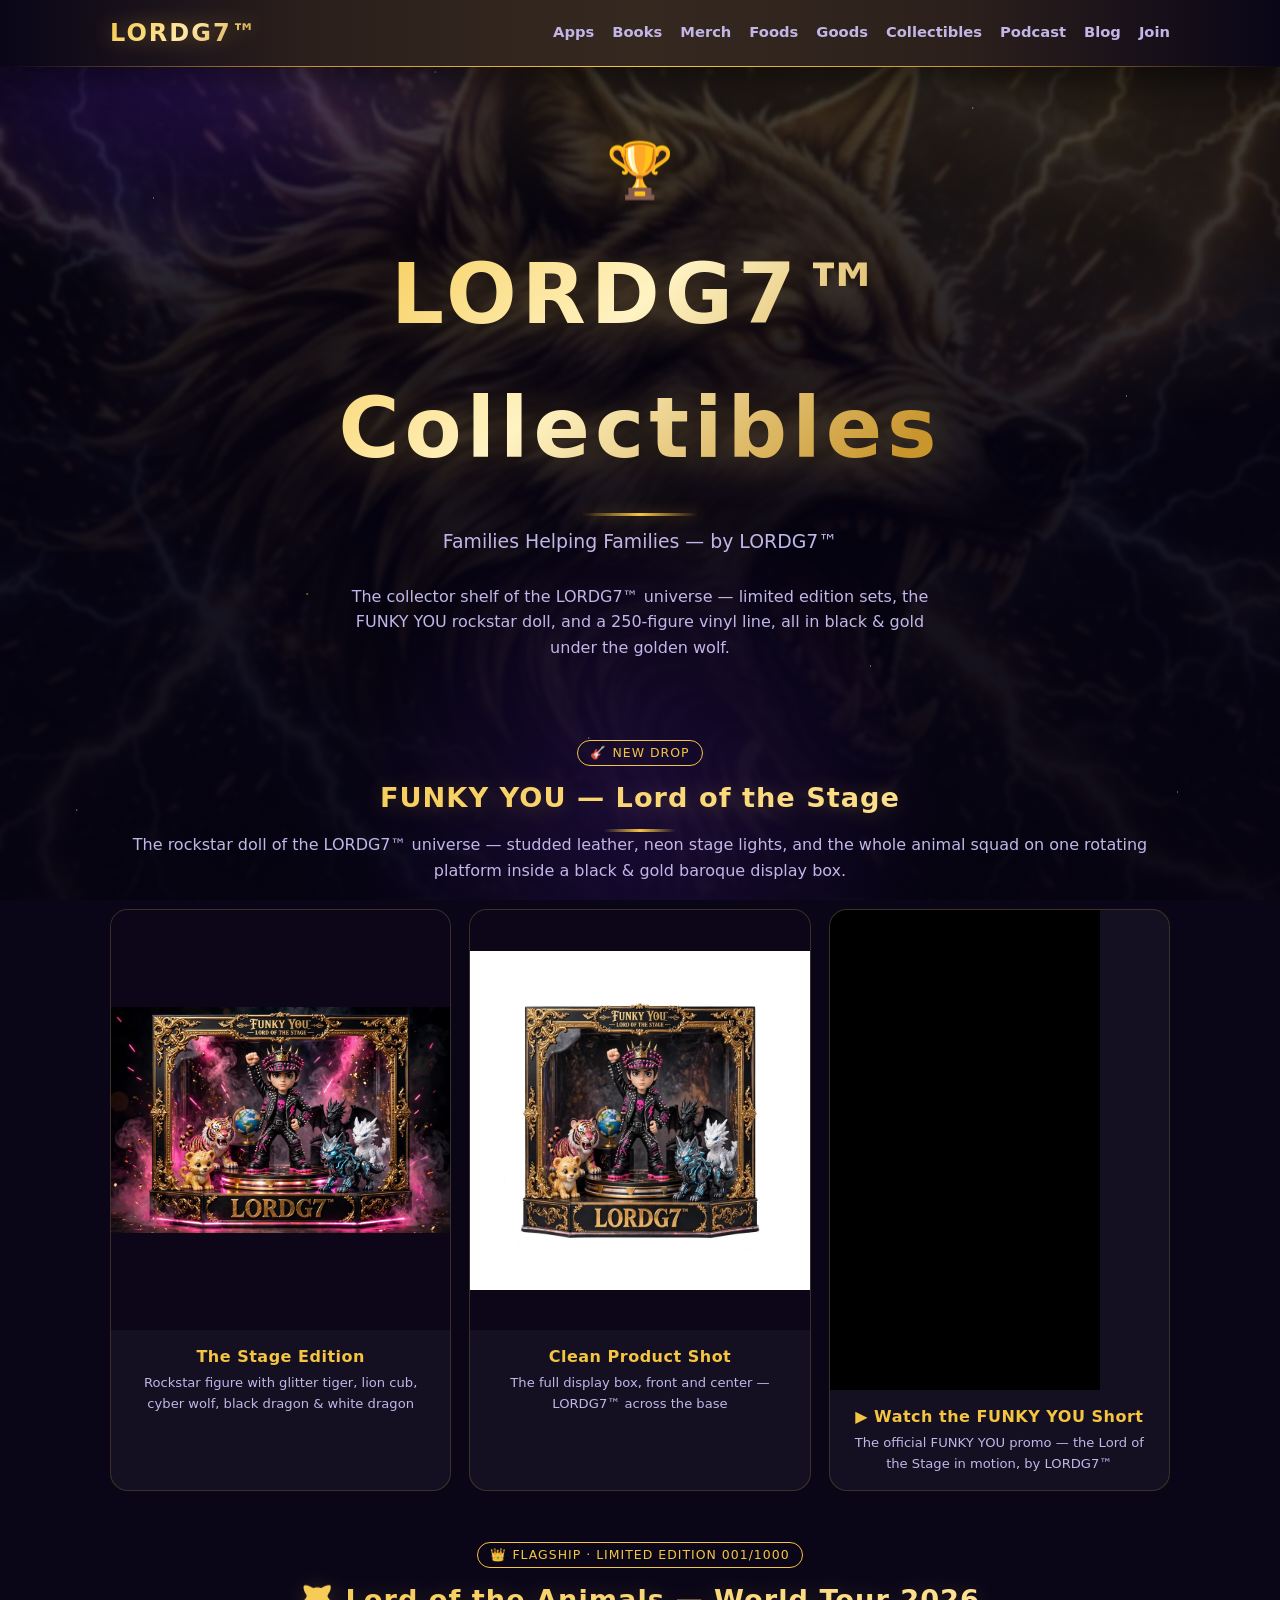
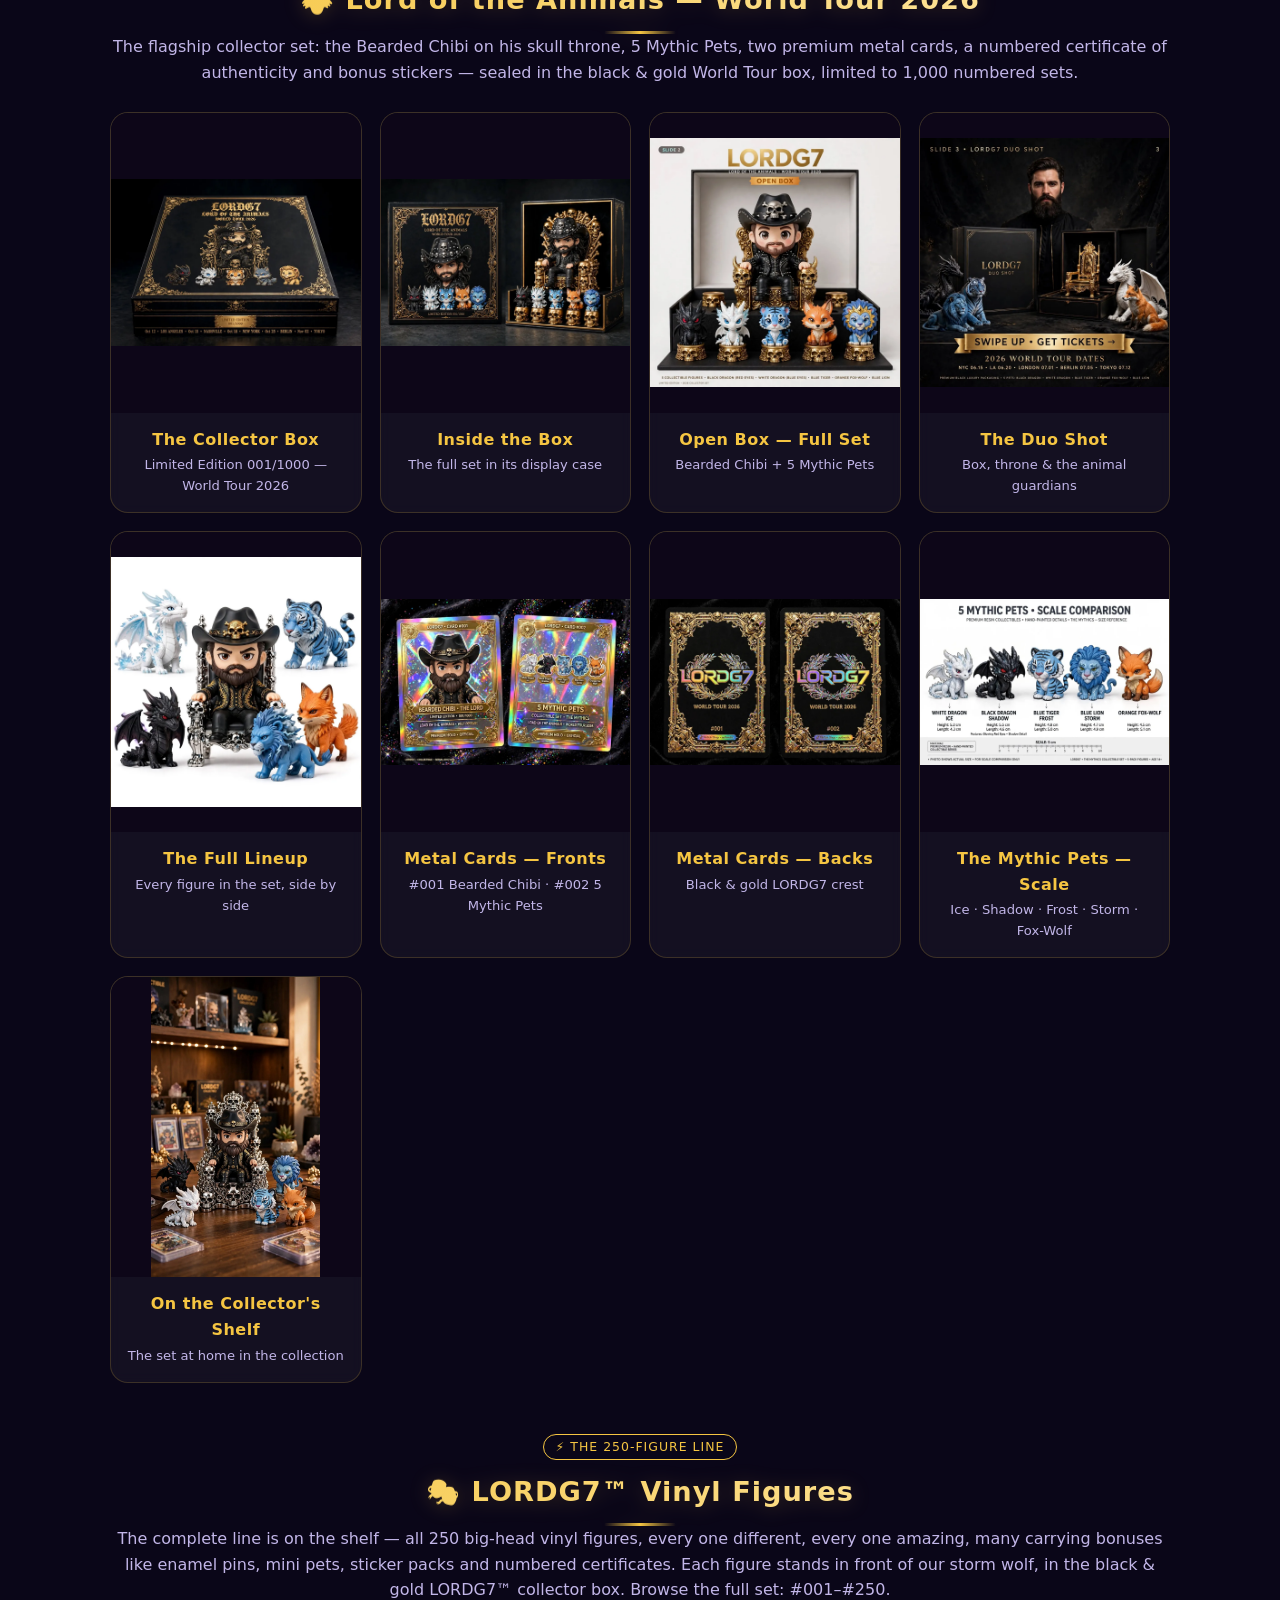
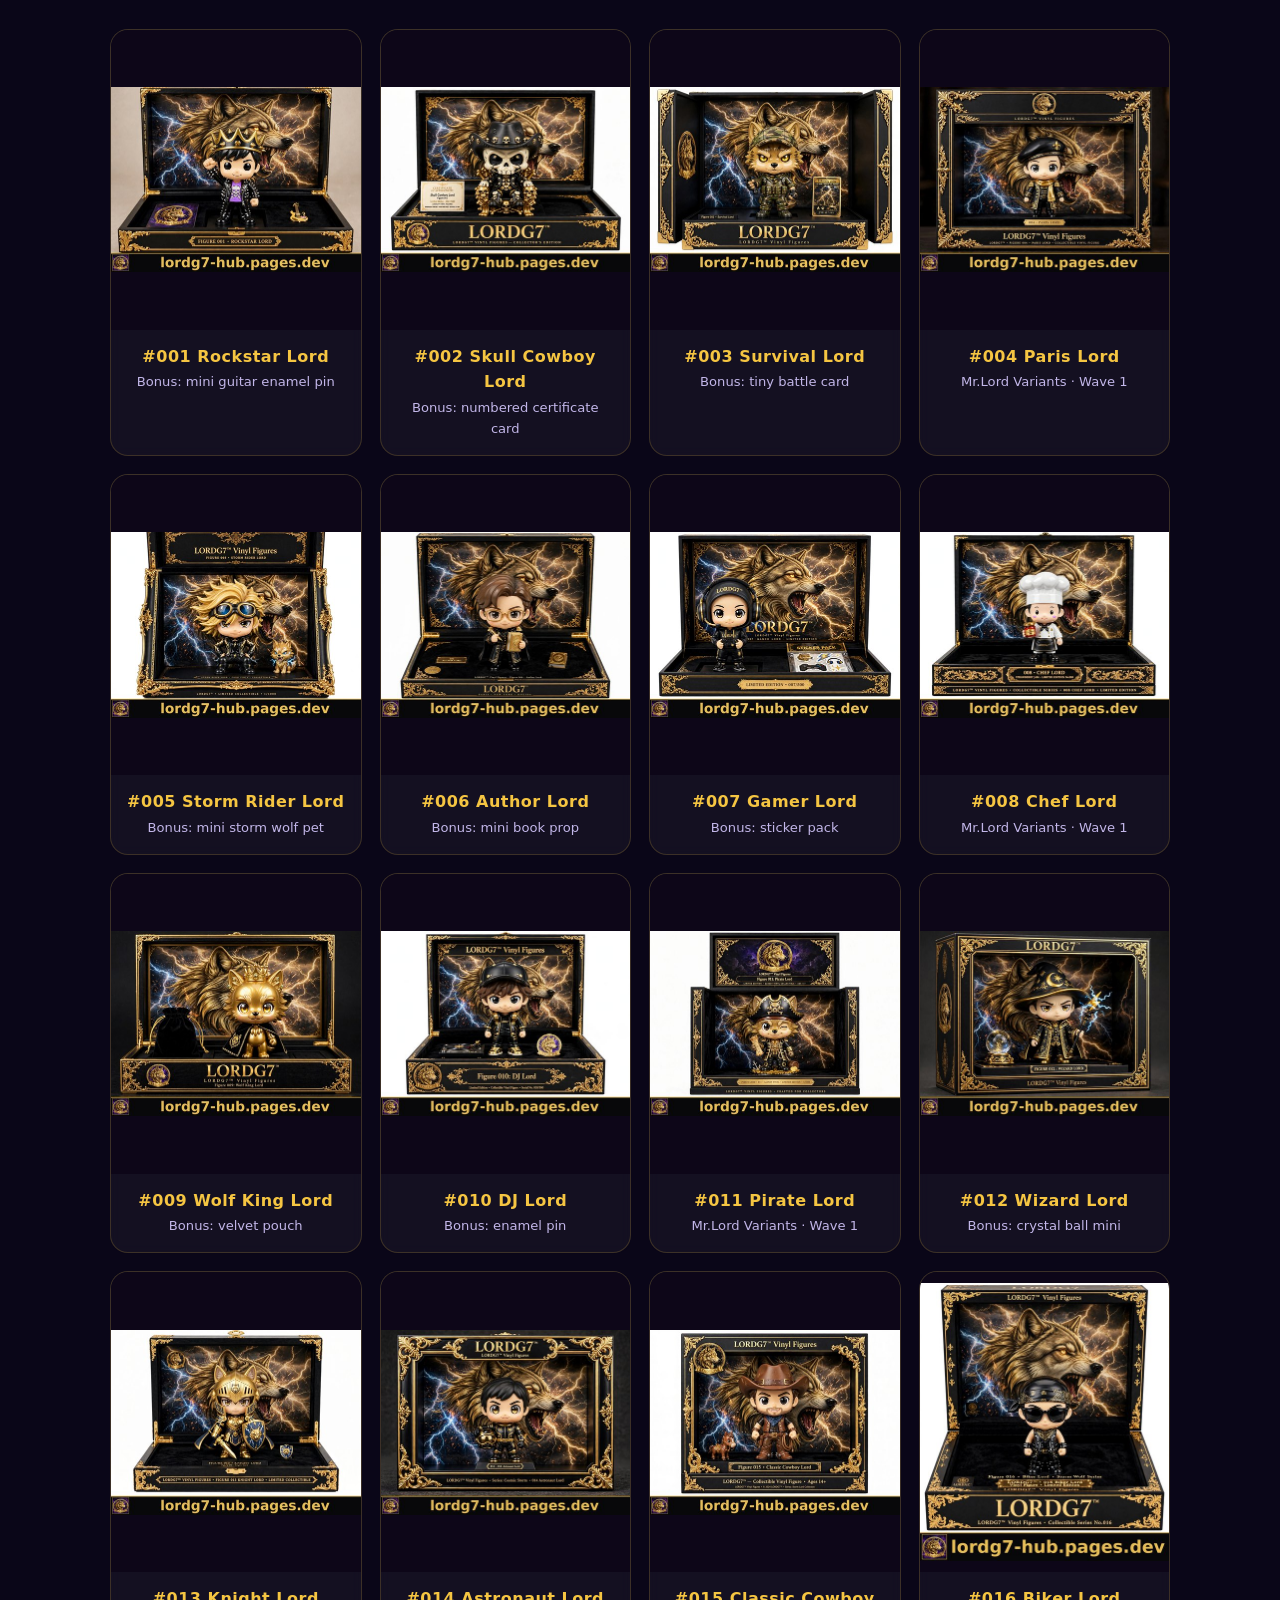
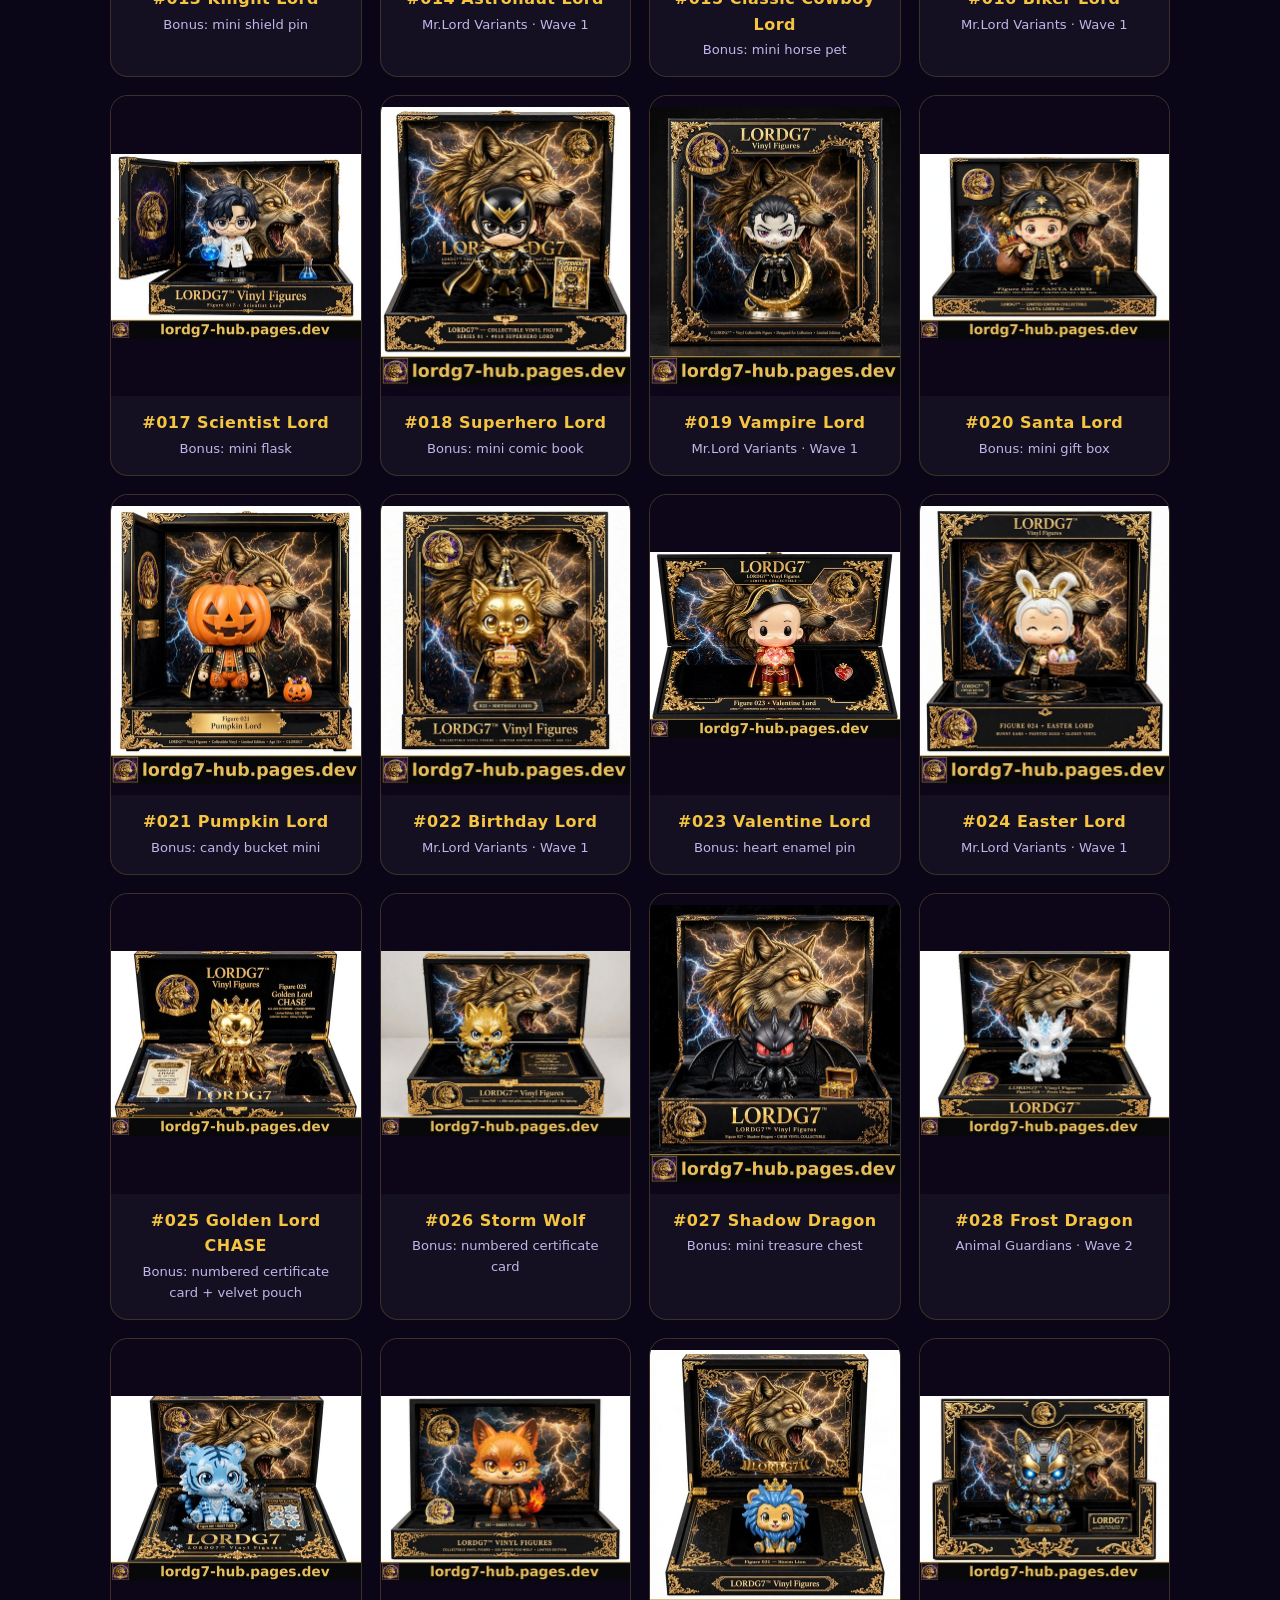
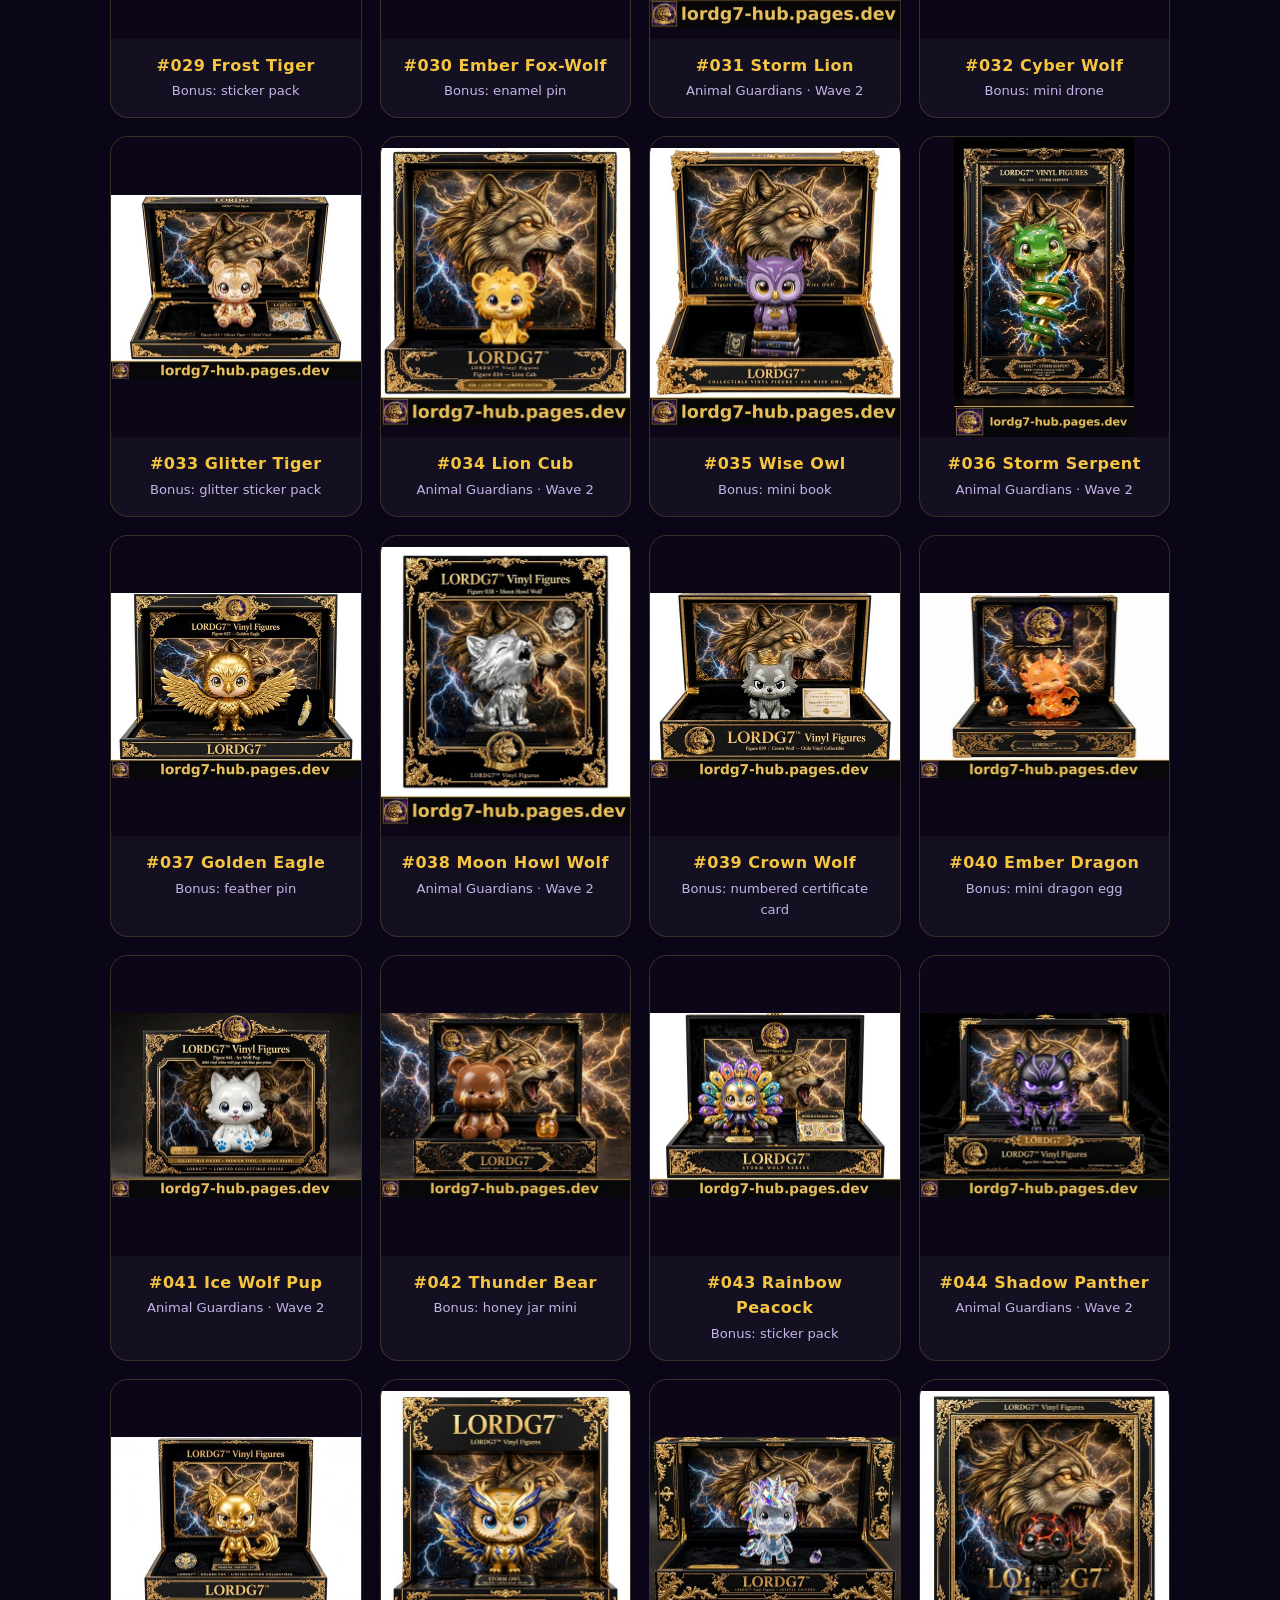
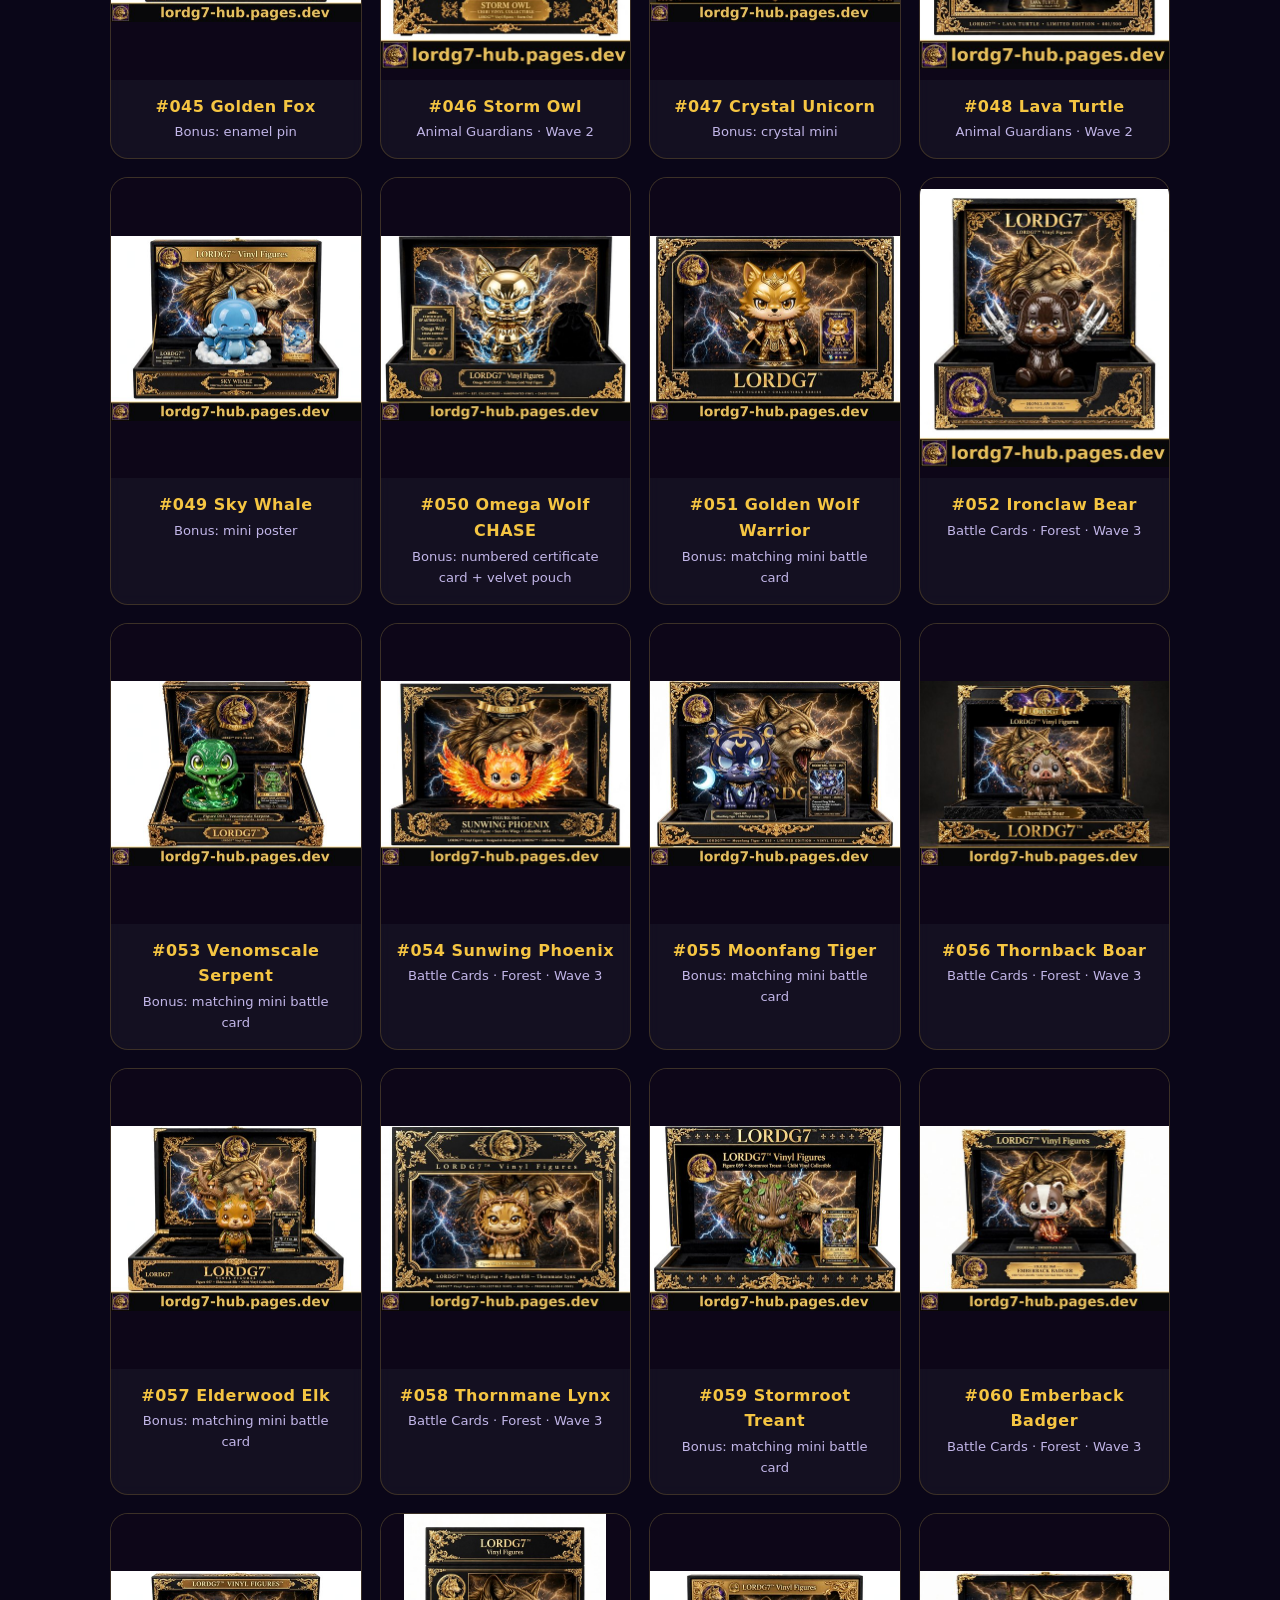
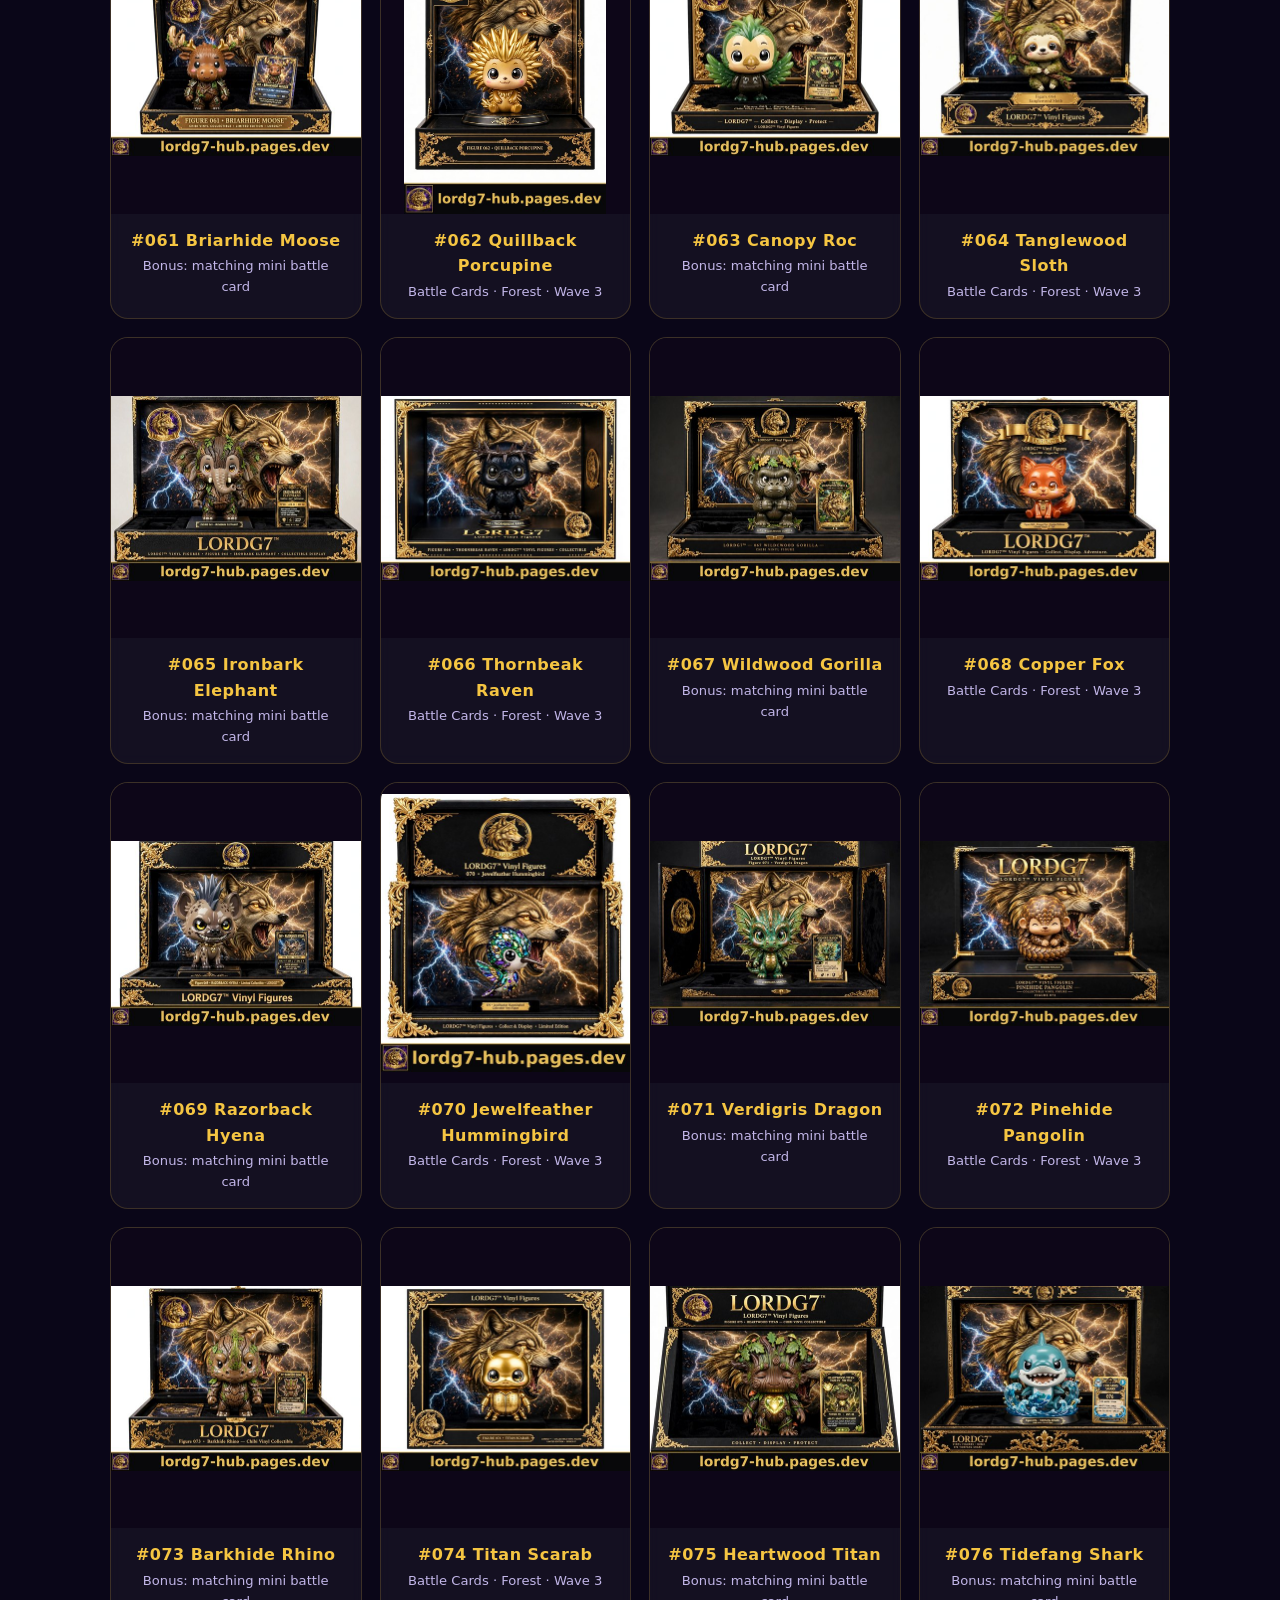
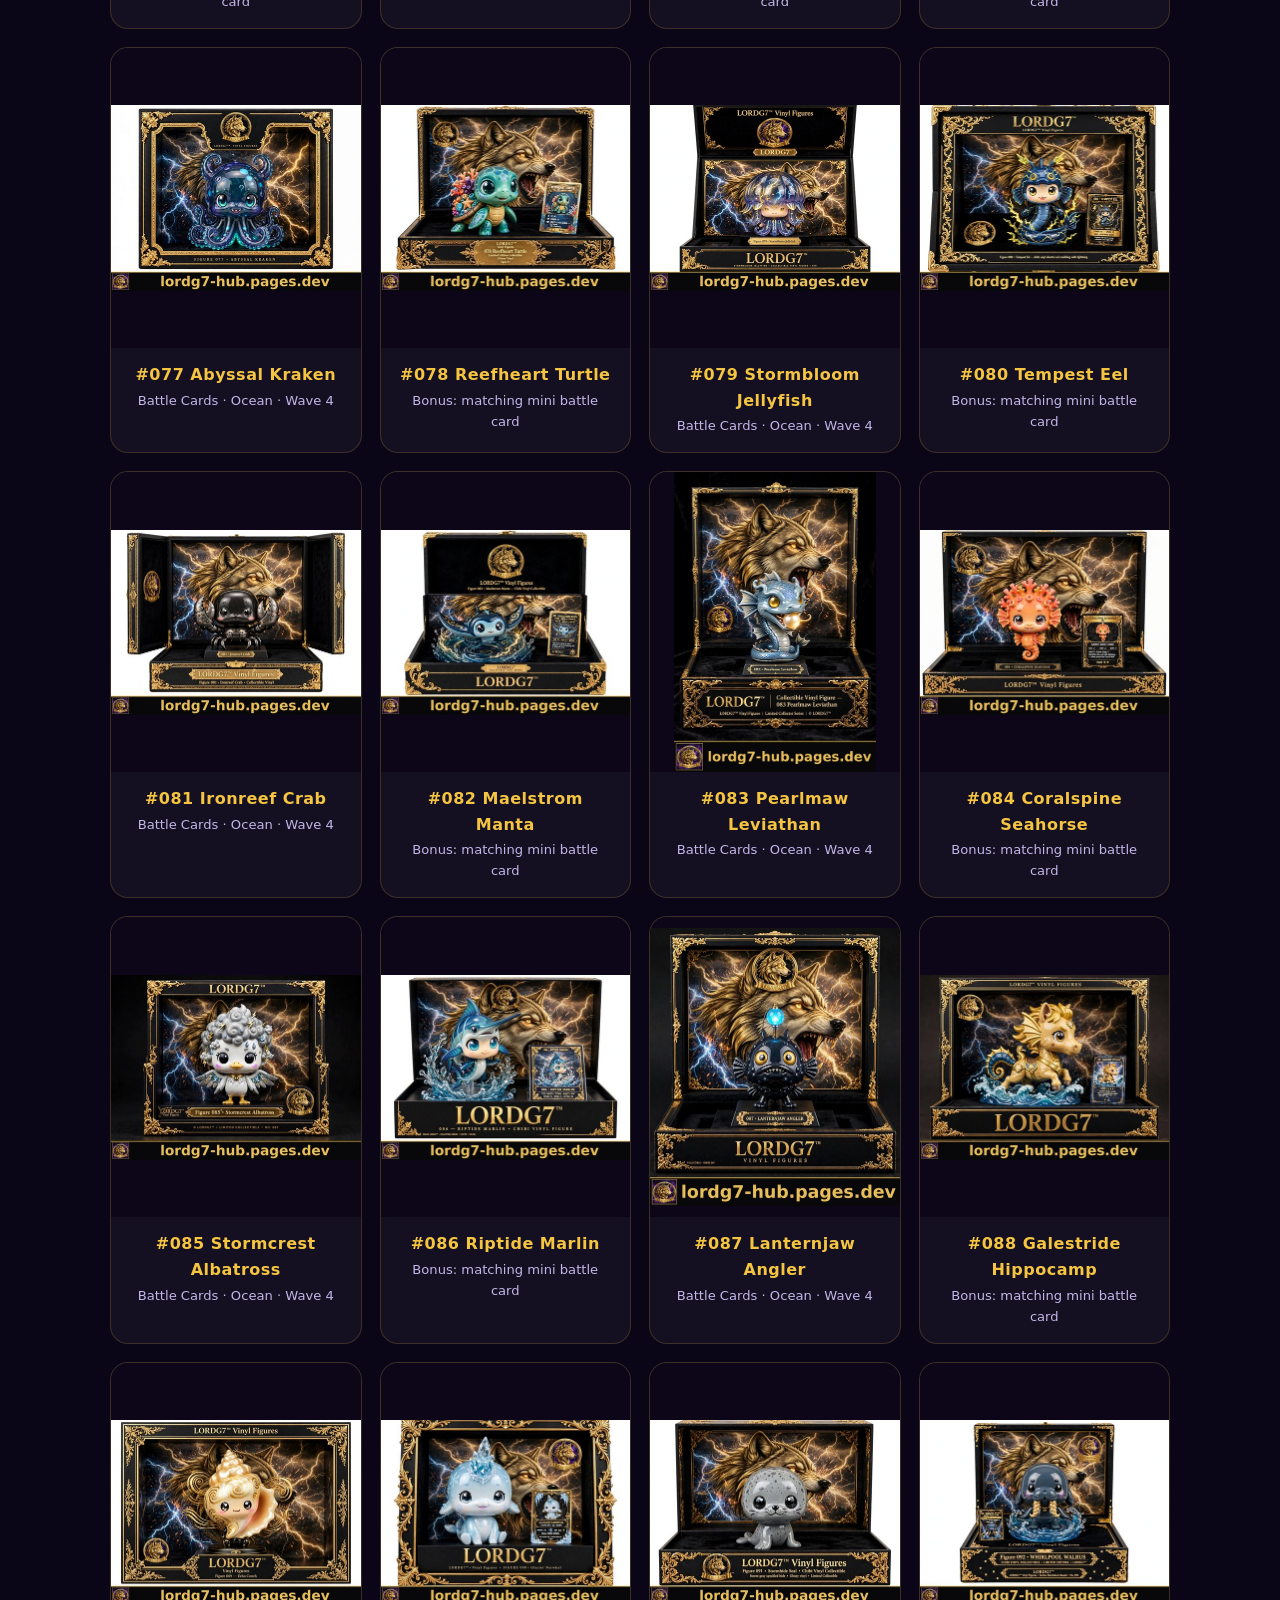
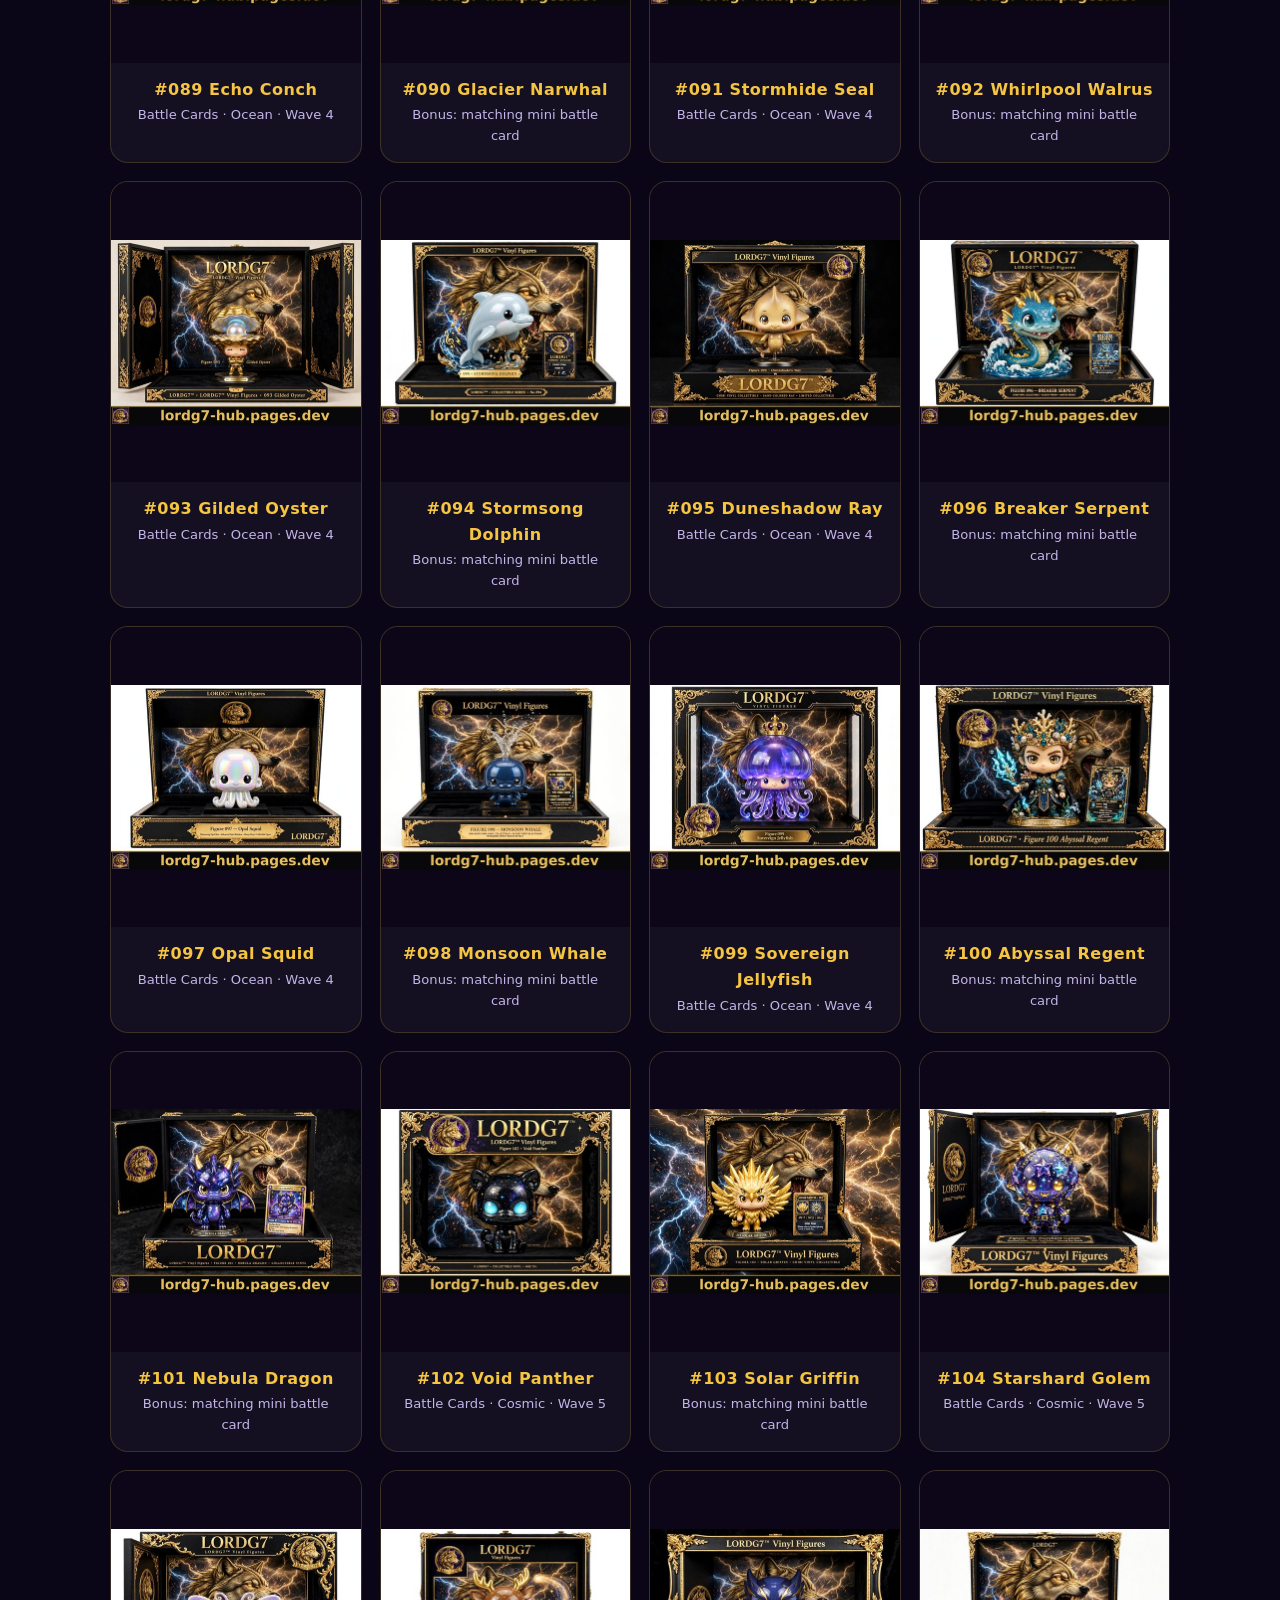
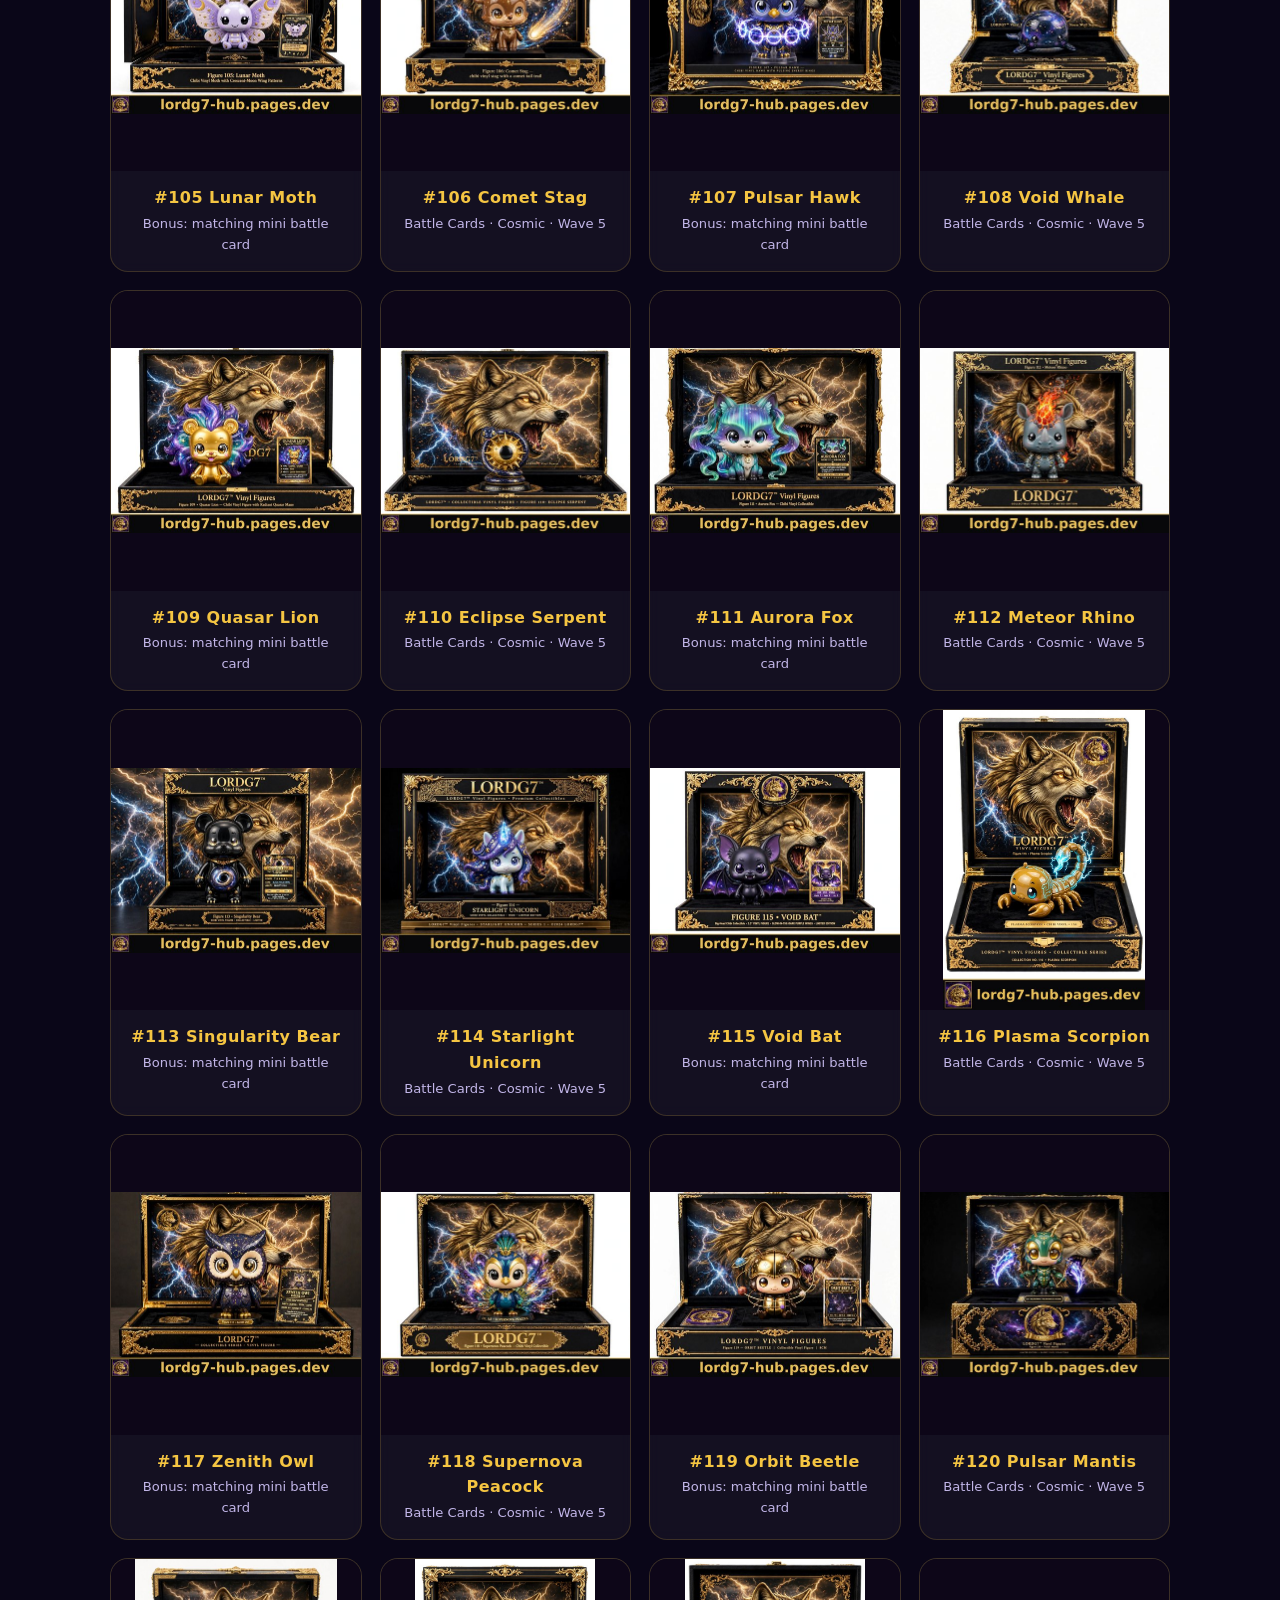
<file: collectibles/index.html>
<!DOCTYPE html>
<html lang="en">
<head>
<meta charset="UTF-8">
<meta name="viewport" content="width=device-width, initial-scale=1.0">
<title>LORDG7™ Collectibles — Families Helping Families</title>
<meta name="description" content="LORDG7™ Collectibles: the FUNKY YOU — Lord of the Stage rockstar doll, the Lord of the Animals World Tour 2026 limited edition set, and the LORDG7™ Vinyl Figures line of 250. Families Helping Families — by LORDG7™.">
<meta name="theme-color" content="#2a0a5e">
<link rel="icon" type="image/png" sizes="192x192" href="../icon-192.png">
<link rel="icon" type="image/png" sizes="512x512" href="../icon-512.png">
<link rel="stylesheet" href="../styles.css">
<script async src="https://pagead2.googlesyndication.com/pagead/js/adsbygoogle.js?client=ca-pub-6644307436356164" crossorigin="anonymous"></script>
<style>
  .showcase { display:grid; grid-template-columns:1fr 1fr; gap:18px; padding-bottom:16px; }
  .showcase.trio { grid-template-columns:1fr 1fr 1fr; }
  @media (max-width:1000px){ .showcase.trio{ grid-template-columns:1fr 1fr; } }
  @media (max-width:720px){ .showcase{ grid-template-columns:1fr; } .showcase.trio{ grid-template-columns:1fr; } }
  .showcase .shot { background:var(--card); border:1px solid var(--card-border); border-radius:var(--radius); overflow:hidden; }
  .showcase .shot img { width:100%; height:420px; object-fit:contain; background:#0d0618; display:block; }
  .showcase .shot .food-info { padding:14px 16px 16px; text-align:center; }
  .showcase .shot h3 { font-size:1rem; color:var(--gold); letter-spacing:.5px; }
  .showcase .shot p { color:var(--muted); font-size:.82rem; margin-top:2px; }
  .food-card.contain img { object-fit:contain; background:#0d0618; }
  .badge { display:inline-block; border:1px solid var(--gold); color:var(--gold); border-radius:999px; padding:2px 12px; font-size:.78rem; letter-spacing:1px; margin-bottom:10px; }
</style>
</head>
<body>
<div class="stars"></div>

<nav>
  <div class="wrap">
    <a class="brand" href="../">LORDG7™</a>
    <div class="navlinks">
      <a href="../#apps">Apps</a>
      <a href="../#books">Books</a>
      <a href="../#merch">Merch</a>
      <a href="../foods/">Foods</a>
      <a href="../goods/">Goods</a>
      <a href="./">Collectibles</a>
      <a href="../#podcast">Podcast</a>
      <a href="../blog/">Blog</a>
      <a href="../#newsletter">Join</a>
    </div>
  </div>
</nav>

<header class="hero blog-hero">
  <div class="wrap">
    <div class="crown">🏆</div>
    <h1>LORDG7™ Collectibles</h1>
    <p class="tag">Families Helping Families — by LORDG7™</p>
    <p class="tag" style="font-size:1rem;">The collector shelf of the LORDG7™ universe — limited edition sets, the FUNKY YOU rockstar doll, and a 250-figure vinyl line, all in black &amp; gold under the golden wolf.</p>
  </div>
</header>

<main class="wrap">
  <div class="foods-subhead">
    <span class="badge">🎸 NEW DROP</span>
    <h2>FUNKY YOU — Lord of the Stage</h2>
    <p>The rockstar doll of the LORDG7™ universe — studded leather, neon stage lights, and the whole animal squad on one rotating platform inside a black &amp; gold baroque display box.</p>
  </div>
  <div class="showcase trio">
    <div class="shot"><img src="img/funky-hero.webp" alt="FUNKY YOU — Lord of the Stage rockstar doll in its LORDG7™ display box with tiger, lion cub, cyber wolf and dragons"><div class="food-info"><h3>The Stage Edition</h3><p>Rockstar figure with glitter tiger, lion cub, cyber wolf, black dragon &amp; white dragon</p></div></div>
    <div class="shot"><img src="img/funky-white.webp" alt="FUNKY YOU — Lord of the Stage doll box, clean product shot on white"><div class="food-info"><h3>Clean Product Shot</h3><p>The full display box, front and center — LORDG7™ across the base</p></div></div>
    <div class="shot"><div class="video-frame"><iframe src="https://www.youtube-nocookie.com/embed/b1kqwPprRVM" title="FUNKY YOU — Lord of the Stage 🎸 LORDG7™ Collectibles" loading="lazy" allow="accelerometer; autoplay; clipboard-write; encrypted-media; gyroscope; picture-in-picture; web-share" allowfullscreen></iframe></div><div class="food-info"><h3>▶ Watch the FUNKY YOU Short</h3><p>The official FUNKY YOU promo — the Lord of the Stage in motion, by LORDG7™</p></div></div>
  </div>

  <div class="foods-subhead" style="margin-top:34px;">
    <span class="badge">👑 FLAGSHIP · LIMITED EDITION 001/1000</span>
    <h2>🐺 Lord of the Animals — World Tour 2026</h2>
    <p>The flagship collector set: the Bearded Chibi on his skull throne, 5 Mythic Pets, two premium metal cards, a numbered certificate of authenticity and bonus stickers — sealed in the black &amp; gold World Tour box, limited to 1,000 numbered sets.</p>
  </div>
  <div class="foods-grid">
    <div class="food-card contain"><img src="img/wt-box-lid.webp" alt="LORDG7™ World Tour 2026 collector box lid — Limited Edition 001/1000" loading="lazy"><div class="food-info"><h3>The Collector Box</h3><p>Limited Edition 001/1000 — World Tour 2026</p></div></div>
    <div class="food-card contain"><img src="img/wt-open-box.webp" alt="LORDG7™ World Tour 2026 box open with the full figure set" loading="lazy"><div class="food-info"><h3>Inside the Box</h3><p>The full set in its display case</p></div></div>
    <div class="food-card contain"><img src="img/wt-open-white.webp" alt="LORDG7™ World Tour 2026 open box, clean shot on white" loading="lazy"><div class="food-info"><h3>Open Box — Full Set</h3><p>Bearded Chibi + 5 Mythic Pets</p></div></div>
    <div class="food-card contain"><img src="img/wt-duo.webp" alt="LORDG7™ World Tour 2026 duo shot with the box and golden throne" loading="lazy"><div class="food-info"><h3>The Duo Shot</h3><p>Box, throne &amp; the animal guardians</p></div></div>
    <div class="food-card contain"><img src="img/wt-lineup.webp" alt="LORDG7™ World Tour 2026 figures lineup on white" loading="lazy"><div class="food-info"><h3>The Full Lineup</h3><p>Every figure in the set, side by side</p></div></div>
    <div class="food-card contain"><img src="img/wt-cards-front.webp" alt="LORDG7™ metal cards #001 Bearded Chibi and #002 5 Mythic Pets, holographic fronts" loading="lazy"><div class="food-info"><h3>Metal Cards — Fronts</h3><p>#001 Bearded Chibi · #002 5 Mythic Pets</p></div></div>
    <div class="food-card contain"><img src="img/wt-cards-back.webp" alt="LORDG7™ metal card backs with the gold LORDG7 logo" loading="lazy"><div class="food-info"><h3>Metal Cards — Backs</h3><p>Black &amp; gold LORDG7 crest</p></div></div>
    <div class="food-card contain"><img src="img/wt-scale.webp" alt="LORDG7™ 5 Mythic Pets scale comparison sheet" loading="lazy"><div class="food-info"><h3>The Mythic Pets — Scale</h3><p>Ice · Shadow · Frost · Storm · Fox-Wolf</p></div></div>
    <div class="food-card contain"><img src="img/wt-shelf.webp" alt="LORDG7™ World Tour 2026 set displayed on a collector's shelf" loading="lazy"><div class="food-info"><h3>On the Collector's Shelf</h3><p>The set at home in the collection</p></div></div>
  </div>

  <div class="foods-subhead" style="margin-top:34px;">
    <span class="badge">⚡ THE 250-FIGURE LINE</span>
    <h2>🎭 LORDG7™ Vinyl Figures</h2>
    <p>The complete line is on the shelf — all 250 big-head vinyl figures, every one different, every one amazing, many carrying bonuses like enamel pins, mini pets, sticker packs and numbered certificates. Each figure stands in front of our storm wolf, in the black &amp; gold LORDG7™ collector box. Browse the full set: #001–#250.</p>
  </div>
  <div class="foods-grid">
    <div class="food-card contain"><img src="assets/figures/fig-001-rockstar-lord.jpg" alt="LORDG7™ Vinyl Figure #001 Rockstar Lord" loading="lazy" decoding="async"><div class="food-info"><h3>#001 Rockstar Lord</h3><p>Bonus: mini guitar enamel pin</p></div></div>
    <div class="food-card contain"><img src="assets/figures/fig-002-skull-cowboy-lord.jpg" alt="LORDG7™ Vinyl Figure #002 Skull Cowboy Lord" loading="lazy" decoding="async"><div class="food-info"><h3>#002 Skull Cowboy Lord</h3><p>Bonus: numbered certificate card</p></div></div>
    <div class="food-card contain"><img src="assets/figures/fig-003-survival-lord.jpg" alt="LORDG7™ Vinyl Figure #003 Survival Lord" loading="lazy" decoding="async"><div class="food-info"><h3>#003 Survival Lord</h3><p>Bonus: tiny battle card</p></div></div>
    <div class="food-card contain"><img src="assets/figures/fig-004-paris-lord.jpg" alt="LORDG7™ Vinyl Figure #004 Paris Lord" loading="lazy" decoding="async"><div class="food-info"><h3>#004 Paris Lord</h3><p>Mr.Lord Variants · Wave 1</p></div></div>
    <div class="food-card contain"><img src="assets/figures/fig-005-storm-rider-lord.jpg" alt="LORDG7™ Vinyl Figure #005 Storm Rider Lord" loading="lazy" decoding="async"><div class="food-info"><h3>#005 Storm Rider Lord</h3><p>Bonus: mini storm wolf pet</p></div></div>
    <div class="food-card contain"><img src="assets/figures/fig-006-author-lord.jpg" alt="LORDG7™ Vinyl Figure #006 Author Lord" loading="lazy" decoding="async"><div class="food-info"><h3>#006 Author Lord</h3><p>Bonus: mini book prop</p></div></div>
    <div class="food-card contain"><img src="assets/figures/fig-007-gamer-lord.jpg" alt="LORDG7™ Vinyl Figure #007 Gamer Lord" loading="lazy" decoding="async"><div class="food-info"><h3>#007 Gamer Lord</h3><p>Bonus: sticker pack</p></div></div>
    <div class="food-card contain"><img src="assets/figures/fig-008-chef-lord.jpg" alt="LORDG7™ Vinyl Figure #008 Chef Lord" loading="lazy" decoding="async"><div class="food-info"><h3>#008 Chef Lord</h3><p>Mr.Lord Variants · Wave 1</p></div></div>
    <div class="food-card contain"><img src="assets/figures/fig-009-wolf-king-lord.jpg" alt="LORDG7™ Vinyl Figure #009 Wolf King Lord" loading="lazy" decoding="async"><div class="food-info"><h3>#009 Wolf King Lord</h3><p>Bonus: velvet pouch</p></div></div>
    <div class="food-card contain"><img src="assets/figures/fig-010-dj-lord.jpg" alt="LORDG7™ Vinyl Figure #010 DJ Lord" loading="lazy" decoding="async"><div class="food-info"><h3>#010 DJ Lord</h3><p>Bonus: enamel pin</p></div></div>
    <div class="food-card contain"><img src="assets/figures/fig-011-pirate-lord.jpg" alt="LORDG7™ Vinyl Figure #011 Pirate Lord" loading="lazy" decoding="async"><div class="food-info"><h3>#011 Pirate Lord</h3><p>Mr.Lord Variants · Wave 1</p></div></div>
    <div class="food-card contain"><img src="assets/figures/fig-012-wizard-lord.jpg" alt="LORDG7™ Vinyl Figure #012 Wizard Lord" loading="lazy" decoding="async"><div class="food-info"><h3>#012 Wizard Lord</h3><p>Bonus: crystal ball mini</p></div></div>
    <div class="food-card contain"><img src="assets/figures/fig-013-knight-lord.jpg" alt="LORDG7™ Vinyl Figure #013 Knight Lord" loading="lazy" decoding="async"><div class="food-info"><h3>#013 Knight Lord</h3><p>Bonus: mini shield pin</p></div></div>
    <div class="food-card contain"><img src="assets/figures/fig-014-astronaut-lord.jpg" alt="LORDG7™ Vinyl Figure #014 Astronaut Lord" loading="lazy" decoding="async"><div class="food-info"><h3>#014 Astronaut Lord</h3><p>Mr.Lord Variants · Wave 1</p></div></div>
    <div class="food-card contain"><img src="assets/figures/fig-015-classic-cowboy-lord.jpg" alt="LORDG7™ Vinyl Figure #015 Classic Cowboy Lord" loading="lazy" decoding="async"><div class="food-info"><h3>#015 Classic Cowboy Lord</h3><p>Bonus: mini horse pet</p></div></div>
    <div class="food-card contain"><img src="assets/figures/fig-016-biker-lord.jpg" alt="LORDG7™ Vinyl Figure #016 Biker Lord" loading="lazy" decoding="async"><div class="food-info"><h3>#016 Biker Lord</h3><p>Mr.Lord Variants · Wave 1</p></div></div>
    <div class="food-card contain"><img src="assets/figures/fig-017-scientist-lord.jpg" alt="LORDG7™ Vinyl Figure #017 Scientist Lord" loading="lazy" decoding="async"><div class="food-info"><h3>#017 Scientist Lord</h3><p>Bonus: mini flask</p></div></div>
    <div class="food-card contain"><img src="assets/figures/fig-018-superhero-lord.jpg" alt="LORDG7™ Vinyl Figure #018 Superhero Lord" loading="lazy" decoding="async"><div class="food-info"><h3>#018 Superhero Lord</h3><p>Bonus: mini comic book</p></div></div>
    <div class="food-card contain"><img src="assets/figures/fig-019-vampire-lord.jpg" alt="LORDG7™ Vinyl Figure #019 Vampire Lord" loading="lazy" decoding="async"><div class="food-info"><h3>#019 Vampire Lord</h3><p>Mr.Lord Variants · Wave 1</p></div></div>
    <div class="food-card contain"><img src="assets/figures/fig-020-santa-lord.jpg" alt="LORDG7™ Vinyl Figure #020 Santa Lord" loading="lazy" decoding="async"><div class="food-info"><h3>#020 Santa Lord</h3><p>Bonus: mini gift box</p></div></div>
    <div class="food-card contain"><img src="assets/figures/fig-021-pumpkin-lord.jpg" alt="LORDG7™ Vinyl Figure #021 Pumpkin Lord" loading="lazy" decoding="async"><div class="food-info"><h3>#021 Pumpkin Lord</h3><p>Bonus: candy bucket mini</p></div></div>
    <div class="food-card contain"><img src="assets/figures/fig-022-birthday-lord.jpg" alt="LORDG7™ Vinyl Figure #022 Birthday Lord" loading="lazy" decoding="async"><div class="food-info"><h3>#022 Birthday Lord</h3><p>Mr.Lord Variants · Wave 1</p></div></div>
    <div class="food-card contain"><img src="assets/figures/fig-023-valentine-lord.jpg" alt="LORDG7™ Vinyl Figure #023 Valentine Lord" loading="lazy" decoding="async"><div class="food-info"><h3>#023 Valentine Lord</h3><p>Bonus: heart enamel pin</p></div></div>
    <div class="food-card contain"><img src="assets/figures/fig-024-easter-lord.jpg" alt="LORDG7™ Vinyl Figure #024 Easter Lord" loading="lazy" decoding="async"><div class="food-info"><h3>#024 Easter Lord</h3><p>Mr.Lord Variants · Wave 1</p></div></div>
    <div class="food-card contain"><img src="assets/figures/fig-025-golden-lord-chase.jpg" alt="LORDG7™ Vinyl Figure #025 Golden Lord CHASE" loading="lazy" decoding="async"><div class="food-info"><h3>#025 Golden Lord CHASE</h3><p>Bonus: numbered certificate card + velvet pouch</p></div></div>
    <div class="food-card contain"><img src="assets/figures/fig-026-storm-wolf.jpg" alt="LORDG7™ Vinyl Figure #026 Storm Wolf" loading="lazy" decoding="async"><div class="food-info"><h3>#026 Storm Wolf</h3><p>Bonus: numbered certificate card</p></div></div>
    <div class="food-card contain"><img src="assets/figures/fig-027-shadow-dragon.jpg" alt="LORDG7™ Vinyl Figure #027 Shadow Dragon" loading="lazy" decoding="async"><div class="food-info"><h3>#027 Shadow Dragon</h3><p>Bonus: mini treasure chest</p></div></div>
    <div class="food-card contain"><img src="assets/figures/fig-028-frost-dragon.jpg" alt="LORDG7™ Vinyl Figure #028 Frost Dragon" loading="lazy" decoding="async"><div class="food-info"><h3>#028 Frost Dragon</h3><p>Animal Guardians · Wave 2</p></div></div>
    <div class="food-card contain"><img src="assets/figures/fig-029-frost-tiger.jpg" alt="LORDG7™ Vinyl Figure #029 Frost Tiger" loading="lazy" decoding="async"><div class="food-info"><h3>#029 Frost Tiger</h3><p>Bonus: sticker pack</p></div></div>
    <div class="food-card contain"><img src="assets/figures/fig-030-ember-fox-wolf.jpg" alt="LORDG7™ Vinyl Figure #030 Ember Fox-Wolf" loading="lazy" decoding="async"><div class="food-info"><h3>#030 Ember Fox-Wolf</h3><p>Bonus: enamel pin</p></div></div>
    <div class="food-card contain"><img src="assets/figures/fig-031-storm-lion.jpg" alt="LORDG7™ Vinyl Figure #031 Storm Lion" loading="lazy" decoding="async"><div class="food-info"><h3>#031 Storm Lion</h3><p>Animal Guardians · Wave 2</p></div></div>
    <div class="food-card contain"><img src="assets/figures/fig-032-cyber-wolf.jpg" alt="LORDG7™ Vinyl Figure #032 Cyber Wolf" loading="lazy" decoding="async"><div class="food-info"><h3>#032 Cyber Wolf</h3><p>Bonus: mini drone</p></div></div>
    <div class="food-card contain"><img src="assets/figures/fig-033-glitter-tiger.jpg" alt="LORDG7™ Vinyl Figure #033 Glitter Tiger" loading="lazy" decoding="async"><div class="food-info"><h3>#033 Glitter Tiger</h3><p>Bonus: glitter sticker pack</p></div></div>
    <div class="food-card contain"><img src="assets/figures/fig-034-lion-cub.jpg" alt="LORDG7™ Vinyl Figure #034 Lion Cub" loading="lazy" decoding="async"><div class="food-info"><h3>#034 Lion Cub</h3><p>Animal Guardians · Wave 2</p></div></div>
    <div class="food-card contain"><img src="assets/figures/fig-035-wise-owl.jpg" alt="LORDG7™ Vinyl Figure #035 Wise Owl" loading="lazy" decoding="async"><div class="food-info"><h3>#035 Wise Owl</h3><p>Bonus: mini book</p></div></div>
    <div class="food-card contain"><img src="assets/figures/fig-036-storm-serpent.jpg" alt="LORDG7™ Vinyl Figure #036 Storm Serpent" loading="lazy" decoding="async"><div class="food-info"><h3>#036 Storm Serpent</h3><p>Animal Guardians · Wave 2</p></div></div>
    <div class="food-card contain"><img src="assets/figures/fig-037-golden-eagle.jpg" alt="LORDG7™ Vinyl Figure #037 Golden Eagle" loading="lazy" decoding="async"><div class="food-info"><h3>#037 Golden Eagle</h3><p>Bonus: feather pin</p></div></div>
    <div class="food-card contain"><img src="assets/figures/fig-038-moon-howl-wolf.jpg" alt="LORDG7™ Vinyl Figure #038 Moon Howl Wolf" loading="lazy" decoding="async"><div class="food-info"><h3>#038 Moon Howl Wolf</h3><p>Animal Guardians · Wave 2</p></div></div>
    <div class="food-card contain"><img src="assets/figures/fig-039-crown-wolf.jpg" alt="LORDG7™ Vinyl Figure #039 Crown Wolf" loading="lazy" decoding="async"><div class="food-info"><h3>#039 Crown Wolf</h3><p>Bonus: numbered certificate card</p></div></div>
    <div class="food-card contain"><img src="assets/figures/fig-040-ember-dragon.jpg" alt="LORDG7™ Vinyl Figure #040 Ember Dragon" loading="lazy" decoding="async"><div class="food-info"><h3>#040 Ember Dragon</h3><p>Bonus: mini dragon egg</p></div></div>
    <div class="food-card contain"><img src="assets/figures/fig-041-ice-wolf-pup.jpg" alt="LORDG7™ Vinyl Figure #041 Ice Wolf Pup" loading="lazy" decoding="async"><div class="food-info"><h3>#041 Ice Wolf Pup</h3><p>Animal Guardians · Wave 2</p></div></div>
    <div class="food-card contain"><img src="assets/figures/fig-042-thunder-bear.jpg" alt="LORDG7™ Vinyl Figure #042 Thunder Bear" loading="lazy" decoding="async"><div class="food-info"><h3>#042 Thunder Bear</h3><p>Bonus: honey jar mini</p></div></div>
    <div class="food-card contain"><img src="assets/figures/fig-043-rainbow-peacock.jpg" alt="LORDG7™ Vinyl Figure #043 Rainbow Peacock" loading="lazy" decoding="async"><div class="food-info"><h3>#043 Rainbow Peacock</h3><p>Bonus: sticker pack</p></div></div>
    <div class="food-card contain"><img src="assets/figures/fig-044-shadow-panther.jpg" alt="LORDG7™ Vinyl Figure #044 Shadow Panther" loading="lazy" decoding="async"><div class="food-info"><h3>#044 Shadow Panther</h3><p>Animal Guardians · Wave 2</p></div></div>
    <div class="food-card contain"><img src="assets/figures/fig-045-golden-fox.jpg" alt="LORDG7™ Vinyl Figure #045 Golden Fox" loading="lazy" decoding="async"><div class="food-info"><h3>#045 Golden Fox</h3><p>Bonus: enamel pin</p></div></div>
    <div class="food-card contain"><img src="assets/figures/fig-046-storm-owl.jpg" alt="LORDG7™ Vinyl Figure #046 Storm Owl" loading="lazy" decoding="async"><div class="food-info"><h3>#046 Storm Owl</h3><p>Animal Guardians · Wave 2</p></div></div>
    <div class="food-card contain"><img src="assets/figures/fig-047-crystal-unicorn.jpg" alt="LORDG7™ Vinyl Figure #047 Crystal Unicorn" loading="lazy" decoding="async"><div class="food-info"><h3>#047 Crystal Unicorn</h3><p>Bonus: crystal mini</p></div></div>
    <div class="food-card contain"><img src="assets/figures/fig-048-lava-turtle.jpg" alt="LORDG7™ Vinyl Figure #048 Lava Turtle" loading="lazy" decoding="async"><div class="food-info"><h3>#048 Lava Turtle</h3><p>Animal Guardians · Wave 2</p></div></div>
    <div class="food-card contain"><img src="assets/figures/fig-049-sky-whale.jpg" alt="LORDG7™ Vinyl Figure #049 Sky Whale" loading="lazy" decoding="async"><div class="food-info"><h3>#049 Sky Whale</h3><p>Bonus: mini poster</p></div></div>
    <div class="food-card contain"><img src="assets/figures/fig-050-omega-wolf-chase.jpg" alt="LORDG7™ Vinyl Figure #050 Omega Wolf CHASE" loading="lazy" decoding="async"><div class="food-info"><h3>#050 Omega Wolf CHASE</h3><p>Bonus: numbered certificate card + velvet pouch</p></div></div>
    <div class="food-card contain"><img src="assets/figures/fig-051-golden-wolf-warrior.jpg" alt="LORDG7™ Vinyl Figure #051 Golden Wolf Warrior" loading="lazy" decoding="async"><div class="food-info"><h3>#051 Golden Wolf Warrior</h3><p>Bonus: matching mini battle card</p></div></div>
    <div class="food-card contain"><img src="assets/figures/fig-052-ironclaw-bear.jpg" alt="LORDG7™ Vinyl Figure #052 Ironclaw Bear" loading="lazy" decoding="async"><div class="food-info"><h3>#052 Ironclaw Bear</h3><p>Battle Cards · Forest · Wave 3</p></div></div>
    <div class="food-card contain"><img src="assets/figures/fig-053-venomscale-serpent.jpg" alt="LORDG7™ Vinyl Figure #053 Venomscale Serpent" loading="lazy" decoding="async"><div class="food-info"><h3>#053 Venomscale Serpent</h3><p>Bonus: matching mini battle card</p></div></div>
    <div class="food-card contain"><img src="assets/figures/fig-054-sunwing-phoenix.jpg" alt="LORDG7™ Vinyl Figure #054 Sunwing Phoenix" loading="lazy" decoding="async"><div class="food-info"><h3>#054 Sunwing Phoenix</h3><p>Battle Cards · Forest · Wave 3</p></div></div>
    <div class="food-card contain"><img src="assets/figures/fig-055-moonfang-tiger.jpg" alt="LORDG7™ Vinyl Figure #055 Moonfang Tiger" loading="lazy" decoding="async"><div class="food-info"><h3>#055 Moonfang Tiger</h3><p>Bonus: matching mini battle card</p></div></div>
    <div class="food-card contain"><img src="assets/figures/fig-056-thornback-boar.jpg" alt="LORDG7™ Vinyl Figure #056 Thornback Boar" loading="lazy" decoding="async"><div class="food-info"><h3>#056 Thornback Boar</h3><p>Battle Cards · Forest · Wave 3</p></div></div>
    <div class="food-card contain"><img src="assets/figures/fig-057-elderwood-elk.jpg" alt="LORDG7™ Vinyl Figure #057 Elderwood Elk" loading="lazy" decoding="async"><div class="food-info"><h3>#057 Elderwood Elk</h3><p>Bonus: matching mini battle card</p></div></div>
    <div class="food-card contain"><img src="assets/figures/fig-058-thornmane-lynx.jpg" alt="LORDG7™ Vinyl Figure #058 Thornmane Lynx" loading="lazy" decoding="async"><div class="food-info"><h3>#058 Thornmane Lynx</h3><p>Battle Cards · Forest · Wave 3</p></div></div>
    <div class="food-card contain"><img src="assets/figures/fig-059-stormroot-treant.jpg" alt="LORDG7™ Vinyl Figure #059 Stormroot Treant" loading="lazy" decoding="async"><div class="food-info"><h3>#059 Stormroot Treant</h3><p>Bonus: matching mini battle card</p></div></div>
    <div class="food-card contain"><img src="assets/figures/fig-060-emberback-badger.jpg" alt="LORDG7™ Vinyl Figure #060 Emberback Badger" loading="lazy" decoding="async"><div class="food-info"><h3>#060 Emberback Badger</h3><p>Battle Cards · Forest · Wave 3</p></div></div>
    <div class="food-card contain"><img src="assets/figures/fig-061-briarhide-moose.jpg" alt="LORDG7™ Vinyl Figure #061 Briarhide Moose" loading="lazy" decoding="async"><div class="food-info"><h3>#061 Briarhide Moose</h3><p>Bonus: matching mini battle card</p></div></div>
    <div class="food-card contain"><img src="assets/figures/fig-062-quillback-porcupine.jpg" alt="LORDG7™ Vinyl Figure #062 Quillback Porcupine" loading="lazy" decoding="async"><div class="food-info"><h3>#062 Quillback Porcupine</h3><p>Battle Cards · Forest · Wave 3</p></div></div>
    <div class="food-card contain"><img src="assets/figures/fig-063-canopy-roc.jpg" alt="LORDG7™ Vinyl Figure #063 Canopy Roc" loading="lazy" decoding="async"><div class="food-info"><h3>#063 Canopy Roc</h3><p>Bonus: matching mini battle card</p></div></div>
    <div class="food-card contain"><img src="assets/figures/fig-064-tanglewood-sloth.jpg" alt="LORDG7™ Vinyl Figure #064 Tanglewood Sloth" loading="lazy" decoding="async"><div class="food-info"><h3>#064 Tanglewood Sloth</h3><p>Battle Cards · Forest · Wave 3</p></div></div>
    <div class="food-card contain"><img src="assets/figures/fig-065-ironbark-elephant.jpg" alt="LORDG7™ Vinyl Figure #065 Ironbark Elephant" loading="lazy" decoding="async"><div class="food-info"><h3>#065 Ironbark Elephant</h3><p>Bonus: matching mini battle card</p></div></div>
    <div class="food-card contain"><img src="assets/figures/fig-066-thornbeak-raven.jpg" alt="LORDG7™ Vinyl Figure #066 Thornbeak Raven" loading="lazy" decoding="async"><div class="food-info"><h3>#066 Thornbeak Raven</h3><p>Battle Cards · Forest · Wave 3</p></div></div>
    <div class="food-card contain"><img src="assets/figures/fig-067-wildwood-gorilla.jpg" alt="LORDG7™ Vinyl Figure #067 Wildwood Gorilla" loading="lazy" decoding="async"><div class="food-info"><h3>#067 Wildwood Gorilla</h3><p>Bonus: matching mini battle card</p></div></div>
    <div class="food-card contain"><img src="assets/figures/fig-068-copper-fox.jpg" alt="LORDG7™ Vinyl Figure #068 Copper Fox" loading="lazy" decoding="async"><div class="food-info"><h3>#068 Copper Fox</h3><p>Battle Cards · Forest · Wave 3</p></div></div>
    <div class="food-card contain"><img src="assets/figures/fig-069-razorback-hyena.jpg" alt="LORDG7™ Vinyl Figure #069 Razorback Hyena" loading="lazy" decoding="async"><div class="food-info"><h3>#069 Razorback Hyena</h3><p>Bonus: matching mini battle card</p></div></div>
    <div class="food-card contain"><img src="assets/figures/fig-070-jewelfeather-hummingbird.jpg" alt="LORDG7™ Vinyl Figure #070 Jewelfeather Hummingbird" loading="lazy" decoding="async"><div class="food-info"><h3>#070 Jewelfeather Hummingbird</h3><p>Battle Cards · Forest · Wave 3</p></div></div>
    <div class="food-card contain"><img src="assets/figures/fig-071-verdigris-dragon.jpg" alt="LORDG7™ Vinyl Figure #071 Verdigris Dragon" loading="lazy" decoding="async"><div class="food-info"><h3>#071 Verdigris Dragon</h3><p>Bonus: matching mini battle card</p></div></div>
    <div class="food-card contain"><img src="assets/figures/fig-072-pinehide-pangolin.jpg" alt="LORDG7™ Vinyl Figure #072 Pinehide Pangolin" loading="lazy" decoding="async"><div class="food-info"><h3>#072 Pinehide Pangolin</h3><p>Battle Cards · Forest · Wave 3</p></div></div>
    <div class="food-card contain"><img src="assets/figures/fig-073-barkhide-rhino.jpg" alt="LORDG7™ Vinyl Figure #073 Barkhide Rhino" loading="lazy" decoding="async"><div class="food-info"><h3>#073 Barkhide Rhino</h3><p>Bonus: matching mini battle card</p></div></div>
    <div class="food-card contain"><img src="assets/figures/fig-074-titan-scarab.jpg" alt="LORDG7™ Vinyl Figure #074 Titan Scarab" loading="lazy" decoding="async"><div class="food-info"><h3>#074 Titan Scarab</h3><p>Battle Cards · Forest · Wave 3</p></div></div>
    <div class="food-card contain"><img src="assets/figures/fig-075-heartwood-titan.jpg" alt="LORDG7™ Vinyl Figure #075 Heartwood Titan" loading="lazy" decoding="async"><div class="food-info"><h3>#075 Heartwood Titan</h3><p>Bonus: matching mini battle card</p></div></div>
    <div class="food-card contain"><img src="assets/figures/fig-076-tidefang-shark.jpg" alt="LORDG7™ Vinyl Figure #076 Tidefang Shark" loading="lazy" decoding="async"><div class="food-info"><h3>#076 Tidefang Shark</h3><p>Bonus: matching mini battle card</p></div></div>
    <div class="food-card contain"><img src="assets/figures/fig-077-abyssal-kraken.jpg" alt="LORDG7™ Vinyl Figure #077 Abyssal Kraken" loading="lazy" decoding="async"><div class="food-info"><h3>#077 Abyssal Kraken</h3><p>Battle Cards · Ocean · Wave 4</p></div></div>
    <div class="food-card contain"><img src="assets/figures/fig-078-reefheart-turtle.jpg" alt="LORDG7™ Vinyl Figure #078 Reefheart Turtle" loading="lazy" decoding="async"><div class="food-info"><h3>#078 Reefheart Turtle</h3><p>Bonus: matching mini battle card</p></div></div>
    <div class="food-card contain"><img src="assets/figures/fig-079-stormbloom-jellyfish.jpg" alt="LORDG7™ Vinyl Figure #079 Stormbloom Jellyfish" loading="lazy" decoding="async"><div class="food-info"><h3>#079 Stormbloom Jellyfish</h3><p>Battle Cards · Ocean · Wave 4</p></div></div>
    <div class="food-card contain"><img src="assets/figures/fig-080-tempest-eel.jpg" alt="LORDG7™ Vinyl Figure #080 Tempest Eel" loading="lazy" decoding="async"><div class="food-info"><h3>#080 Tempest Eel</h3><p>Bonus: matching mini battle card</p></div></div>
    <div class="food-card contain"><img src="assets/figures/fig-081-ironreef-crab.jpg" alt="LORDG7™ Vinyl Figure #081 Ironreef Crab" loading="lazy" decoding="async"><div class="food-info"><h3>#081 Ironreef Crab</h3><p>Battle Cards · Ocean · Wave 4</p></div></div>
    <div class="food-card contain"><img src="assets/figures/fig-082-maelstrom-manta.jpg" alt="LORDG7™ Vinyl Figure #082 Maelstrom Manta" loading="lazy" decoding="async"><div class="food-info"><h3>#082 Maelstrom Manta</h3><p>Bonus: matching mini battle card</p></div></div>
    <div class="food-card contain"><img src="assets/figures/fig-083-pearlmaw-leviathan.jpg" alt="LORDG7™ Vinyl Figure #083 Pearlmaw Leviathan" loading="lazy" decoding="async"><div class="food-info"><h3>#083 Pearlmaw Leviathan</h3><p>Battle Cards · Ocean · Wave 4</p></div></div>
    <div class="food-card contain"><img src="assets/figures/fig-084-coralspine-seahorse.jpg" alt="LORDG7™ Vinyl Figure #084 Coralspine Seahorse" loading="lazy" decoding="async"><div class="food-info"><h3>#084 Coralspine Seahorse</h3><p>Bonus: matching mini battle card</p></div></div>
    <div class="food-card contain"><img src="assets/figures/fig-085-stormcrest-albatross.jpg" alt="LORDG7™ Vinyl Figure #085 Stormcrest Albatross" loading="lazy" decoding="async"><div class="food-info"><h3>#085 Stormcrest Albatross</h3><p>Battle Cards · Ocean · Wave 4</p></div></div>
    <div class="food-card contain"><img src="assets/figures/fig-086-riptide-marlin.jpg" alt="LORDG7™ Vinyl Figure #086 Riptide Marlin" loading="lazy" decoding="async"><div class="food-info"><h3>#086 Riptide Marlin</h3><p>Bonus: matching mini battle card</p></div></div>
    <div class="food-card contain"><img src="assets/figures/fig-087-lanternjaw-angler.jpg" alt="LORDG7™ Vinyl Figure #087 Lanternjaw Angler" loading="lazy" decoding="async"><div class="food-info"><h3>#087 Lanternjaw Angler</h3><p>Battle Cards · Ocean · Wave 4</p></div></div>
    <div class="food-card contain"><img src="assets/figures/fig-088-galestride-hippocamp.jpg" alt="LORDG7™ Vinyl Figure #088 Galestride Hippocamp" loading="lazy" decoding="async"><div class="food-info"><h3>#088 Galestride Hippocamp</h3><p>Bonus: matching mini battle card</p></div></div>
    <div class="food-card contain"><img src="assets/figures/fig-089-echo-conch.jpg" alt="LORDG7™ Vinyl Figure #089 Echo Conch" loading="lazy" decoding="async"><div class="food-info"><h3>#089 Echo Conch</h3><p>Battle Cards · Ocean · Wave 4</p></div></div>
    <div class="food-card contain"><img src="assets/figures/fig-090-glacier-narwhal.jpg" alt="LORDG7™ Vinyl Figure #090 Glacier Narwhal" loading="lazy" decoding="async"><div class="food-info"><h3>#090 Glacier Narwhal</h3><p>Bonus: matching mini battle card</p></div></div>
    <div class="food-card contain"><img src="assets/figures/fig-091-stormhide-seal.jpg" alt="LORDG7™ Vinyl Figure #091 Stormhide Seal" loading="lazy" decoding="async"><div class="food-info"><h3>#091 Stormhide Seal</h3><p>Battle Cards · Ocean · Wave 4</p></div></div>
    <div class="food-card contain"><img src="assets/figures/fig-092-whirlpool-walrus.jpg" alt="LORDG7™ Vinyl Figure #092 Whirlpool Walrus" loading="lazy" decoding="async"><div class="food-info"><h3>#092 Whirlpool Walrus</h3><p>Bonus: matching mini battle card</p></div></div>
    <div class="food-card contain"><img src="assets/figures/fig-093-gilded-oyster.jpg" alt="LORDG7™ Vinyl Figure #093 Gilded Oyster" loading="lazy" decoding="async"><div class="food-info"><h3>#093 Gilded Oyster</h3><p>Battle Cards · Ocean · Wave 4</p></div></div>
    <div class="food-card contain"><img src="assets/figures/fig-094-stormsong-dolphin.jpg" alt="LORDG7™ Vinyl Figure #094 Stormsong Dolphin" loading="lazy" decoding="async"><div class="food-info"><h3>#094 Stormsong Dolphin</h3><p>Bonus: matching mini battle card</p></div></div>
    <div class="food-card contain"><img src="assets/figures/fig-095-duneshadow-ray.jpg" alt="LORDG7™ Vinyl Figure #095 Duneshadow Ray" loading="lazy" decoding="async"><div class="food-info"><h3>#095 Duneshadow Ray</h3><p>Battle Cards · Ocean · Wave 4</p></div></div>
    <div class="food-card contain"><img src="assets/figures/fig-096-breaker-serpent.jpg" alt="LORDG7™ Vinyl Figure #096 Breaker Serpent" loading="lazy" decoding="async"><div class="food-info"><h3>#096 Breaker Serpent</h3><p>Bonus: matching mini battle card</p></div></div>
    <div class="food-card contain"><img src="assets/figures/fig-097-opal-squid.jpg" alt="LORDG7™ Vinyl Figure #097 Opal Squid" loading="lazy" decoding="async"><div class="food-info"><h3>#097 Opal Squid</h3><p>Battle Cards · Ocean · Wave 4</p></div></div>
    <div class="food-card contain"><img src="assets/figures/fig-098-monsoon-whale.jpg" alt="LORDG7™ Vinyl Figure #098 Monsoon Whale" loading="lazy" decoding="async"><div class="food-info"><h3>#098 Monsoon Whale</h3><p>Bonus: matching mini battle card</p></div></div>
    <div class="food-card contain"><img src="assets/figures/fig-099-sovereign-jellyfish.jpg" alt="LORDG7™ Vinyl Figure #099 Sovereign Jellyfish" loading="lazy" decoding="async"><div class="food-info"><h3>#099 Sovereign Jellyfish</h3><p>Battle Cards · Ocean · Wave 4</p></div></div>
    <div class="food-card contain"><img src="assets/figures/fig-100-abyssal-regent.jpg" alt="LORDG7™ Vinyl Figure #100 Abyssal Regent" loading="lazy" decoding="async"><div class="food-info"><h3>#100 Abyssal Regent</h3><p>Bonus: matching mini battle card</p></div></div>
    <div class="food-card contain"><img src="assets/figures/fig-101-nebula-dragon.jpg" alt="LORDG7™ Vinyl Figure #101 Nebula Dragon" loading="lazy" decoding="async"><div class="food-info"><h3>#101 Nebula Dragon</h3><p>Bonus: matching mini battle card</p></div></div>
    <div class="food-card contain"><img src="assets/figures/fig-102-void-panther.jpg" alt="LORDG7™ Vinyl Figure #102 Void Panther" loading="lazy" decoding="async"><div class="food-info"><h3>#102 Void Panther</h3><p>Battle Cards · Cosmic · Wave 5</p></div></div>
    <div class="food-card contain"><img src="assets/figures/fig-103-solar-griffin.jpg" alt="LORDG7™ Vinyl Figure #103 Solar Griffin" loading="lazy" decoding="async"><div class="food-info"><h3>#103 Solar Griffin</h3><p>Bonus: matching mini battle card</p></div></div>
    <div class="food-card contain"><img src="assets/figures/fig-104-starshard-golem.jpg" alt="LORDG7™ Vinyl Figure #104 Starshard Golem" loading="lazy" decoding="async"><div class="food-info"><h3>#104 Starshard Golem</h3><p>Battle Cards · Cosmic · Wave 5</p></div></div>
    <div class="food-card contain"><img src="assets/figures/fig-105-lunar-moth.jpg" alt="LORDG7™ Vinyl Figure #105 Lunar Moth" loading="lazy" decoding="async"><div class="food-info"><h3>#105 Lunar Moth</h3><p>Bonus: matching mini battle card</p></div></div>
    <div class="food-card contain"><img src="assets/figures/fig-106-comet-stag.jpg" alt="LORDG7™ Vinyl Figure #106 Comet Stag" loading="lazy" decoding="async"><div class="food-info"><h3>#106 Comet Stag</h3><p>Battle Cards · Cosmic · Wave 5</p></div></div>
    <div class="food-card contain"><img src="assets/figures/fig-107-pulsar-hawk.jpg" alt="LORDG7™ Vinyl Figure #107 Pulsar Hawk" loading="lazy" decoding="async"><div class="food-info"><h3>#107 Pulsar Hawk</h3><p>Bonus: matching mini battle card</p></div></div>
    <div class="food-card contain"><img src="assets/figures/fig-108-void-whale.jpg" alt="LORDG7™ Vinyl Figure #108 Void Whale" loading="lazy" decoding="async"><div class="food-info"><h3>#108 Void Whale</h3><p>Battle Cards · Cosmic · Wave 5</p></div></div>
    <div class="food-card contain"><img src="assets/figures/fig-109-quasar-lion.jpg" alt="LORDG7™ Vinyl Figure #109 Quasar Lion" loading="lazy" decoding="async"><div class="food-info"><h3>#109 Quasar Lion</h3><p>Bonus: matching mini battle card</p></div></div>
    <div class="food-card contain"><img src="assets/figures/fig-110-eclipse-serpent.jpg" alt="LORDG7™ Vinyl Figure #110 Eclipse Serpent" loading="lazy" decoding="async"><div class="food-info"><h3>#110 Eclipse Serpent</h3><p>Battle Cards · Cosmic · Wave 5</p></div></div>
    <div class="food-card contain"><img src="assets/figures/fig-111-aurora-fox.jpg" alt="LORDG7™ Vinyl Figure #111 Aurora Fox" loading="lazy" decoding="async"><div class="food-info"><h3>#111 Aurora Fox</h3><p>Bonus: matching mini battle card</p></div></div>
    <div class="food-card contain"><img src="assets/figures/fig-112-meteor-rhino.jpg" alt="LORDG7™ Vinyl Figure #112 Meteor Rhino" loading="lazy" decoding="async"><div class="food-info"><h3>#112 Meteor Rhino</h3><p>Battle Cards · Cosmic · Wave 5</p></div></div>
    <div class="food-card contain"><img src="assets/figures/fig-113-singularity-bear.jpg" alt="LORDG7™ Vinyl Figure #113 Singularity Bear" loading="lazy" decoding="async"><div class="food-info"><h3>#113 Singularity Bear</h3><p>Bonus: matching mini battle card</p></div></div>
    <div class="food-card contain"><img src="assets/figures/fig-114-starlight-unicorn.jpg" alt="LORDG7™ Vinyl Figure #114 Starlight Unicorn" loading="lazy" decoding="async"><div class="food-info"><h3>#114 Starlight Unicorn</h3><p>Battle Cards · Cosmic · Wave 5</p></div></div>
    <div class="food-card contain"><img src="assets/figures/fig-115-void-bat.jpg" alt="LORDG7™ Vinyl Figure #115 Void Bat" loading="lazy" decoding="async"><div class="food-info"><h3>#115 Void Bat</h3><p>Bonus: matching mini battle card</p></div></div>
    <div class="food-card contain"><img src="assets/figures/fig-116-plasma-scorpion.jpg" alt="LORDG7™ Vinyl Figure #116 Plasma Scorpion" loading="lazy" decoding="async"><div class="food-info"><h3>#116 Plasma Scorpion</h3><p>Battle Cards · Cosmic · Wave 5</p></div></div>
    <div class="food-card contain"><img src="assets/figures/fig-117-zenith-owl.jpg" alt="LORDG7™ Vinyl Figure #117 Zenith Owl" loading="lazy" decoding="async"><div class="food-info"><h3>#117 Zenith Owl</h3><p>Bonus: matching mini battle card</p></div></div>
    <div class="food-card contain"><img src="assets/figures/fig-118-supernova-peacock.jpg" alt="LORDG7™ Vinyl Figure #118 Supernova Peacock" loading="lazy" decoding="async"><div class="food-info"><h3>#118 Supernova Peacock</h3><p>Battle Cards · Cosmic · Wave 5</p></div></div>
    <div class="food-card contain"><img src="assets/figures/fig-119-orbit-beetle.jpg" alt="LORDG7™ Vinyl Figure #119 Orbit Beetle" loading="lazy" decoding="async"><div class="food-info"><h3>#119 Orbit Beetle</h3><p>Bonus: matching mini battle card</p></div></div>
    <div class="food-card contain"><img src="assets/figures/fig-120-pulsar-mantis.jpg" alt="LORDG7™ Vinyl Figure #120 Pulsar Mantis" loading="lazy" decoding="async"><div class="food-info"><h3>#120 Pulsar Mantis</h3><p>Battle Cards · Cosmic · Wave 5</p></div></div>
    <div class="food-card contain"><img src="assets/figures/fig-121-comet-ferret.jpg" alt="LORDG7™ Vinyl Figure #121 Comet Ferret" loading="lazy" decoding="async"><div class="food-info"><h3>#121 Comet Ferret</h3><p>Bonus: matching mini battle card</p></div></div>
    <div class="food-card contain"><img src="assets/figures/fig-122-eternity-sphinx.jpg" alt="LORDG7™ Vinyl Figure #122 Eternity Sphinx" loading="lazy" decoding="async"><div class="food-info"><h3>#122 Eternity Sphinx</h3><p>Battle Cards · Cosmic · Wave 5</p></div></div>
    <div class="food-card contain"><img src="assets/figures/fig-123-antimatter-ram.jpg" alt="LORDG7™ Vinyl Figure #123 Antimatter Ram" loading="lazy" decoding="async"><div class="food-info"><h3>#123 Antimatter Ram</h3><p>Bonus: matching mini battle card</p></div></div>
    <div class="food-card contain"><img src="assets/figures/fig-124-primordial-phoenix.jpg" alt="LORDG7™ Vinyl Figure #124 Primordial Phoenix" loading="lazy" decoding="async"><div class="food-info"><h3>#124 Primordial Phoenix</h3><p>Battle Cards · Cosmic · Wave 5</p></div></div>
    <div class="food-card contain"><img src="assets/figures/fig-125-omega-star-dragon.jpg" alt="LORDG7™ Vinyl Figure #125 Omega Star Dragon" loading="lazy" decoding="async"><div class="food-info"><h3>#125 Omega Star Dragon</h3><p>Bonus: matching mini battle card + numbered certificate card</p></div></div>
    <div class="food-card contain"><img src="assets/figures/fig-126-wilderness-survivor.jpg" alt="LORDG7™ Vinyl Figure #126 Wilderness Survivor" loading="lazy" decoding="async"><div class="food-info"><h3>#126 Wilderness Survivor</h3><p>Bonus: mini survival kit</p></div></div>
    <div class="food-card contain"><img src="assets/figures/fig-127-maya-the-guide.jpg" alt="LORDG7™ Vinyl Figure #127 Maya the Guide" loading="lazy" decoding="async"><div class="food-info"><h3>#127 Maya the Guide</h3><p>Book Heroes · Survive the Wild · Wave 6</p></div></div>
    <div class="food-card contain"><img src="assets/figures/fig-128-cole-the-tracker.jpg" alt="LORDG7™ Vinyl Figure #128 Cole the Tracker" loading="lazy" decoding="async"><div class="food-info"><h3>#128 Cole the Tracker</h3><p>Bonus: mini map prop</p></div></div>
    <div class="food-card contain"><img src="assets/figures/fig-129-whiteout-survivor.jpg" alt="LORDG7™ Vinyl Figure #129 Whiteout Survivor" loading="lazy" decoding="async"><div class="food-info"><h3>#129 Whiteout Survivor</h3><p>Book Heroes · Survive the Wild · Wave 6</p></div></div>
    <div class="food-card contain"><img src="assets/figures/fig-130-heatwave-survivor.jpg" alt="LORDG7™ Vinyl Figure #130 Heatwave Survivor" loading="lazy" decoding="async"><div class="food-info"><h3>#130 Heatwave Survivor</h3><p>Bonus: mini canteen</p></div></div>
    <div class="food-card contain"><img src="assets/figures/fig-131-barter-trader.jpg" alt="LORDG7™ Vinyl Figure #131 Barter Trader" loading="lazy" decoding="async"><div class="food-info"><h3>#131 Barter Trader</h3><p>Book Heroes · Survive the Wild · Wave 6</p></div></div>
    <div class="food-card contain"><img src="assets/figures/fig-132-off-grid-homesteader.jpg" alt="LORDG7™ Vinyl Figure #132 Off-Grid Homesteader" loading="lazy" decoding="async"><div class="food-info"><h3>#132 Off-Grid Homesteader</h3><p>Bonus: mini lantern</p></div></div>
    <div class="food-card contain"><img src="assets/figures/fig-133-blackout-survivor.jpg" alt="LORDG7™ Vinyl Figure #133 Blackout Survivor" loading="lazy" decoding="async"><div class="food-info"><h3>#133 Blackout Survivor</h3><p>Book Heroes · Survive the Wild · Wave 6</p></div></div>
    <div class="food-card contain"><img src="assets/figures/fig-134-floodline-rescuer.jpg" alt="LORDG7™ Vinyl Figure #134 Floodline Rescuer" loading="lazy" decoding="async"><div class="food-info"><h3>#134 Floodline Rescuer</h3><p>Bonus: mini rope coil</p></div></div>
    <div class="food-card contain"><img src="assets/figures/fig-135-hustle-warlock.jpg" alt="LORDG7™ Vinyl Figure #135 Hustle Warlock" loading="lazy" decoding="async"><div class="food-info"><h3>#135 Hustle Warlock</h3><p>Book Heroes · Hustle &amp; Hex · Wave 6</p></div></div>
    <div class="food-card contain"><img src="assets/figures/fig-136-hex-witch.jpg" alt="LORDG7™ Vinyl Figure #136 Hex Witch" loading="lazy" decoding="async"><div class="food-info"><h3>#136 Hex Witch</h3><p>Bonus: mini spell book</p></div></div>
    <div class="food-card contain"><img src="assets/figures/fig-137-cash-signal-hustler.jpg" alt="LORDG7™ Vinyl Figure #137 Cash Signal Hustler" loading="lazy" decoding="async"><div class="food-info"><h3>#137 Cash Signal Hustler</h3><p>Book Heroes · Hustle &amp; Hex · Wave 6</p></div></div>
    <div class="food-card contain"><img src="assets/figures/fig-138-night-market-witch.jpg" alt="LORDG7™ Vinyl Figure #138 Night Market Witch" loading="lazy" decoding="async"><div class="food-info"><h3>#138 Night Market Witch</h3><p>Bonus: mini lantern</p></div></div>
    <div class="food-card contain"><img src="assets/figures/fig-139-debt-collector-golem.jpg" alt="LORDG7™ Vinyl Figure #139 Debt Collector Golem" loading="lazy" decoding="async"><div class="food-info"><h3>#139 Debt Collector Golem</h3><p>Book Heroes · Hustle &amp; Hex · Wave 6</p></div></div>
    <div class="food-card contain"><img src="assets/figures/fig-140-coin-sprite.jpg" alt="LORDG7™ Vinyl Figure #140 Coin Sprite" loading="lazy" decoding="async"><div class="food-info"><h3>#140 Coin Sprite</h3><p>Bonus: mini gold coin</p></div></div>
    <div class="food-card contain"><img src="assets/figures/fig-141-wild-card-gunslinger.jpg" alt="LORDG7™ Vinyl Figure #141 Wild Card Gunslinger" loading="lazy" decoding="async"><div class="food-info"><h3>#141 Wild Card Gunslinger</h3><p>Book Heroes · Wild Cards · Wave 6</p></div></div>
    <div class="food-card contain"><img src="assets/figures/fig-142-wild-card-saloon-singer.jpg" alt="LORDG7™ Vinyl Figure #142 Wild Card Saloon Singer" loading="lazy" decoding="async"><div class="food-info"><h3>#142 Wild Card Saloon Singer</h3><p>Bonus: mini mic</p></div></div>
    <div class="food-card contain"><img src="assets/figures/fig-143-wild-card-outlaw.jpg" alt="LORDG7™ Vinyl Figure #143 Wild Card Outlaw" loading="lazy" decoding="async"><div class="food-info"><h3>#143 Wild Card Outlaw</h3><p>Book Heroes · Wild Cards · Wave 6</p></div></div>
    <div class="food-card contain"><img src="assets/figures/fig-144-wild-card-sheriff.jpg" alt="LORDG7™ Vinyl Figure #144 Wild Card Sheriff" loading="lazy" decoding="async"><div class="food-info"><h3>#144 Wild Card Sheriff</h3><p>Bonus: mini badge pin</p></div></div>
    <div class="food-card contain"><img src="assets/figures/fig-145-wild-card-cardsharp.jpg" alt="LORDG7™ Vinyl Figure #145 Wild Card Cardsharp" loading="lazy" decoding="async"><div class="food-info"><h3>#145 Wild Card Cardsharp</h3><p>Book Heroes · Wild Cards · Wave 6</p></div></div>
    <div class="food-card contain"><img src="assets/figures/fig-146-ashfall-survivor.jpg" alt="LORDG7™ Vinyl Figure #146 Ashfall Survivor" loading="lazy" decoding="async"><div class="food-info"><h3>#146 Ashfall Survivor</h3><p>Bonus: mini respirator</p></div></div>
    <div class="food-card contain"><img src="assets/figures/fig-147-hurricane-vera-survivor.jpg" alt="LORDG7™ Vinyl Figure #147 Hurricane Vera Survivor" loading="lazy" decoding="async"><div class="food-info"><h3>#147 Hurricane Vera Survivor</h3><p>Book Heroes · Survive the Wild · Wave 6</p></div></div>
    <div class="food-card contain"><img src="assets/figures/fig-148-mountain-climber.jpg" alt="LORDG7™ Vinyl Figure #148 Mountain Climber" loading="lazy" decoding="async"><div class="food-info"><h3>#148 Mountain Climber</h3><p>Bonus: mini summit flag</p></div></div>
    <div class="food-card contain"><img src="assets/figures/fig-149-river-guide.jpg" alt="LORDG7™ Vinyl Figure #149 River Guide" loading="lazy" decoding="async"><div class="food-info"><h3>#149 River Guide</h3><p>Book Heroes · Survive the Wild · Wave 6</p></div></div>
    <div class="food-card contain"><img src="assets/figures/fig-150-forest-ranger.jpg" alt="LORDG7™ Vinyl Figure #150 Forest Ranger" loading="lazy" decoding="async"><div class="food-info"><h3>#150 Forest Ranger</h3><p>Bonus: mini ranger badge</p></div></div>
    <div class="food-card contain"><img src="assets/figures/fig-151-abby-bunny.jpg" alt="LORDG7™ Vinyl Figure #151 Abby Bunny" loading="lazy" decoding="async"><div class="food-info"><h3>#151 Abby Bunny</h3><p>Bonus: sticker pack</p></div></div>
    <div class="food-card contain"><img src="assets/figures/fig-152-bruno-bear.jpg" alt="LORDG7™ Vinyl Figure #152 Bruno Bear" loading="lazy" decoding="async"><div class="food-info"><h3>#152 Bruno Bear</h3><p>Kids · Little Learners · Wave 7</p></div></div>
    <div class="food-card contain"><img src="assets/figures/fig-153-flick-the-firefly.jpg" alt="LORDG7™ Vinyl Figure #153 Flick the Firefly" loading="lazy" decoding="async"><div class="food-info"><h3>#153 Flick the Firefly</h3><p>Bonus: sticker pack</p></div></div>
    <div class="food-card contain"><img src="assets/figures/fig-154-happy-hippo.jpg" alt="LORDG7™ Vinyl Figure #154 Happy Hippo" loading="lazy" decoding="async"><div class="food-info"><h3>#154 Happy Hippo</h3><p>Kids · Little Feelings · Wave 7</p></div></div>
    <div class="food-card contain"><img src="assets/figures/fig-155-calm-koala.jpg" alt="LORDG7™ Vinyl Figure #155 Calm Koala" loading="lazy" decoding="async"><div class="food-info"><h3>#155 Calm Koala</h3><p>Bonus: sticker pack</p></div></div>
    <div class="food-card contain"><img src="assets/figures/fig-156-brave-little-lion.jpg" alt="LORDG7™ Vinyl Figure #156 Brave Little Lion" loading="lazy" decoding="async"><div class="food-info"><h3>#156 Brave Little Lion</h3><p>Kids · Little Legends · Wave 7</p></div></div>
    <div class="food-card contain"><img src="assets/figures/fig-157-kind-elephant.jpg" alt="LORDG7™ Vinyl Figure #157 Kind Elephant" loading="lazy" decoding="async"><div class="food-info"><h3>#157 Kind Elephant</h3><p>Bonus: sticker pack</p></div></div>
    <div class="food-card contain"><img src="assets/figures/fig-158-sharing-squirrel.jpg" alt="LORDG7™ Vinyl Figure #158 Sharing Squirrel" loading="lazy" decoding="async"><div class="food-info"><h3>#158 Sharing Squirrel</h3><p>Kids · Little Legends · Wave 7</p></div></div>
    <div class="food-card contain"><img src="assets/figures/fig-159-dreamer-owl.jpg" alt="LORDG7™ Vinyl Figure #159 Dreamer Owl" loading="lazy" decoding="async"><div class="food-info"><h3>#159 Dreamer Owl</h3><p>Bonus: sticker pack</p></div></div>
    <div class="food-card contain"><img src="assets/figures/fig-160-star-puppy.jpg" alt="LORDG7™ Vinyl Figure #160 Star Puppy" loading="lazy" decoding="async"><div class="food-info"><h3>#160 Star Puppy</h3><p>Kids · Little Dreamers · Wave 7</p></div></div>
    <div class="food-card contain"><img src="assets/figures/fig-161-rainbow-fish.jpg" alt="LORDG7™ Vinyl Figure #161 Rainbow Fish" loading="lazy" decoding="async"><div class="food-info"><h3>#161 Rainbow Fish</h3><p>Bonus: sticker pack</p></div></div>
    <div class="food-card contain"><img src="assets/figures/fig-162-gentle-giraffe.jpg" alt="LORDG7™ Vinyl Figure #162 Gentle Giraffe" loading="lazy" decoding="async"><div class="food-info"><h3>#162 Gentle Giraffe</h3><p>Kids · Little Legends · Wave 7</p></div></div>
    <div class="food-card contain"><img src="assets/figures/fig-163-sleepy-sloth.jpg" alt="LORDG7™ Vinyl Figure #163 Sleepy Sloth" loading="lazy" decoding="async"><div class="food-info"><h3>#163 Sleepy Sloth</h3><p>Bonus: sticker pack</p></div></div>
    <div class="food-card contain"><img src="assets/figures/fig-164-curious-kitten.jpg" alt="LORDG7™ Vinyl Figure #164 Curious Kitten" loading="lazy" decoding="async"><div class="food-info"><h3>#164 Curious Kitten</h3><p>Kids · Little Learners · Wave 7</p></div></div>
    <div class="food-card contain"><img src="assets/figures/fig-165-manners-mouse.jpg" alt="LORDG7™ Vinyl Figure #165 Manners Mouse" loading="lazy" decoding="async"><div class="food-info"><h3>#165 Manners Mouse</h3><p>Bonus: sticker pack</p></div></div>
    <div class="food-card contain"><img src="assets/figures/fig-166-color-chameleon.jpg" alt="LORDG7™ Vinyl Figure #166 Color Chameleon" loading="lazy" decoding="async"><div class="food-info"><h3>#166 Color Chameleon</h3><p>Kids · Little Learners · Wave 7</p></div></div>
    <div class="food-card contain"><img src="assets/figures/fig-167-shape-robot.jpg" alt="LORDG7™ Vinyl Figure #167 Shape Robot" loading="lazy" decoding="async"><div class="food-info"><h3>#167 Shape Robot</h3><p>Bonus: sticker pack</p></div></div>
    <div class="food-card contain"><img src="assets/figures/fig-168-counting-caterpillar.jpg" alt="LORDG7™ Vinyl Figure #168 Counting Caterpillar" loading="lazy" decoding="async"><div class="food-info"><h3>#168 Counting Caterpillar</h3><p>Kids · Little Learners · Wave 7</p></div></div>
    <div class="food-card contain"><img src="assets/figures/fig-169-sorry-skunk.jpg" alt="LORDG7™ Vinyl Figure #169 Sorry Skunk" loading="lazy" decoding="async"><div class="food-info"><h3>#169 Sorry Skunk</h3><p>Bonus: sticker pack</p></div></div>
    <div class="food-card contain"><img src="assets/figures/fig-170-empathy-penguin.jpg" alt="LORDG7™ Vinyl Figure #170 Empathy Penguin" loading="lazy" decoding="async"><div class="food-info"><h3>#170 Empathy Penguin</h3><p>Kids · Little Feelings · Wave 7</p></div></div>
    <div class="food-card contain"><img src="assets/figures/fig-171-never-give-up-turtle.jpg" alt="LORDG7™ Vinyl Figure #171 Never-Give-Up Turtle" loading="lazy" decoding="async"><div class="food-info"><h3>#171 Never-Give-Up Turtle</h3><p>Bonus: sticker pack</p></div></div>
    <div class="food-card contain"><img src="assets/figures/fig-172-big-dream-bear.jpg" alt="LORDG7™ Vinyl Figure #172 Big-Dream Bear" loading="lazy" decoding="async"><div class="food-info"><h3>#172 Big-Dream Bear</h3><p>Kids · Little Dreamers · Wave 7</p></div></div>
    <div class="food-card contain"><img src="assets/figures/fig-173-super-zebra.jpg" alt="LORDG7™ Vinyl Figure #173 Super Zebra" loading="lazy" decoding="async"><div class="food-info"><h3>#173 Super Zebra</h3><p>Bonus: sticker pack</p></div></div>
    <div class="food-card contain"><img src="assets/figures/fig-174-storytime-dragon.jpg" alt="LORDG7™ Vinyl Figure #174 Storytime Dragon" loading="lazy" decoding="async"><div class="food-info"><h3>#174 Storytime Dragon</h3><p>Kids · Little Legends · Wave 7</p></div></div>
    <div class="food-card contain"><img src="assets/figures/fig-175-bedtime-bear.jpg" alt="LORDG7™ Vinyl Figure #175 Bedtime Bear" loading="lazy" decoding="async"><div class="food-info"><h3>#175 Bedtime Bear</h3><p>Bonus: sticker pack</p></div></div>
    <div class="food-card contain"><img src="assets/figures/fig-176-tiptales-storyteller.jpg" alt="LORDG7™ Vinyl Figure #176 TipTales Storyteller" loading="lazy" decoding="async"><div class="food-info"><h3>#176 TipTales Storyteller</h3><p>Bonus: mini book</p></div></div>
    <div class="food-card contain"><img src="assets/figures/fig-177-colorbook-artist.jpg" alt="LORDG7™ Vinyl Figure #177 ColorBook Artist" loading="lazy" decoding="async"><div class="food-info"><h3>#177 ColorBook Artist</h3><p>App Mascots · Wave 8</p></div></div>
    <div class="food-card contain"><img src="assets/figures/fig-178-action-thriller-hero.jpg" alt="LORDG7™ Vinyl Figure #178 Action Thriller Hero" loading="lazy" decoding="async"><div class="food-info"><h3>#178 Action Thriller Hero</h3><p>Bonus: mini flare</p></div></div>
    <div class="food-card contain"><img src="assets/figures/fig-179-arcade-snake-charmer.jpg" alt="LORDG7™ Vinyl Figure #179 Arcade Snake Charmer" loading="lazy" decoding="async"><div class="food-info"><h3>#179 Arcade Snake Charmer</h3><p>App Mascots · Wave 8</p></div></div>
    <div class="food-card contain"><img src="assets/figures/fig-180-memory-match-magician.jpg" alt="LORDG7™ Vinyl Figure #180 Memory Match Magician" loading="lazy" decoding="async"><div class="food-info"><h3>#180 Memory Match Magician</h3><p>Bonus: mini card pair</p></div></div>
    <div class="food-card contain"><img src="assets/figures/fig-181-breakout-bot.jpg" alt="LORDG7™ Vinyl Figure #181 Breakout Bot" loading="lazy" decoding="async"><div class="food-info"><h3>#181 Breakout Bot</h3><p>App Mascots · Wave 8</p></div></div>
    <div class="food-card contain"><img src="assets/figures/fig-182-karaoke-star.jpg" alt="LORDG7™ Vinyl Figure #182 Karaoke Star" loading="lazy" decoding="async"><div class="food-info"><h3>#182 Karaoke Star</h3><p>Bonus: mini mic</p></div></div>
    <div class="food-card contain"><img src="assets/figures/fig-183-trivia-brain.jpg" alt="LORDG7™ Vinyl Figure #183 Trivia Brain" loading="lazy" decoding="async"><div class="food-info"><h3>#183 Trivia Brain</h3><p>App Mascots · Wave 8</p></div></div>
    <div class="food-card contain"><img src="assets/figures/fig-184-tap-empire-tycoon.jpg" alt="LORDG7™ Vinyl Figure #184 Tap Empire Tycoon" loading="lazy" decoding="async"><div class="food-info"><h3>#184 Tap Empire Tycoon</h3><p>Bonus: mini gold coins</p></div></div>
    <div class="food-card contain"><img src="assets/figures/fig-185-snapwin-photographer.jpg" alt="LORDG7™ Vinyl Figure #185 SnapWin Photographer" loading="lazy" decoding="async"><div class="food-info"><h3>#185 SnapWin Photographer</h3><p>App Mascots · Wave 8</p></div></div>
    <div class="food-card contain"><img src="assets/figures/fig-186-magic-arena-mage.jpg" alt="LORDG7™ Vinyl Figure #186 Magic Arena Mage" loading="lazy" decoding="async"><div class="food-info"><h3>#186 Magic Arena Mage</h3><p>Bonus: mini spell orb</p></div></div>
    <div class="food-card contain"><img src="assets/figures/fig-187-beat-maker-bot.jpg" alt="LORDG7™ Vinyl Figure #187 Beat Maker Bot" loading="lazy" decoding="async"><div class="food-info"><h3>#187 Beat Maker Bot</h3><p>App Mascots · Wave 8</p></div></div>
    <div class="food-card contain"><img src="assets/figures/fig-188-word-warrior.jpg" alt="LORDG7™ Vinyl Figure #188 Word Warrior" loading="lazy" decoding="async"><div class="food-info"><h3>#188 Word Warrior</h3><p>Bonus: mini letter tile</p></div></div>
    <div class="food-card contain"><img src="assets/figures/fig-189-retro-arcade-kid.jpg" alt="LORDG7™ Vinyl Figure #189 Retro Arcade Kid" loading="lazy" decoding="async"><div class="food-info"><h3>#189 Retro Arcade Kid</h3><p>App Mascots · Wave 8</p></div></div>
    <div class="food-card contain"><img src="assets/figures/fig-190-trucker-bear.jpg" alt="LORDG7™ Vinyl Figure #190 Trucker Bear" loading="lazy" decoding="async"><div class="food-info"><h3>#190 Trucker Bear</h3><p>Bonus: mini truck</p></div></div>
    <div class="food-card contain"><img src="assets/figures/fig-191-poetry-slam-cat.jpg" alt="LORDG7™ Vinyl Figure #191 Poetry Slam Cat" loading="lazy" decoding="async"><div class="food-info"><h3>#191 Poetry Slam Cat</h3><p>App Mascots · Wave 8</p></div></div>
    <div class="food-card contain"><img src="assets/figures/fig-192-lyric-lab-singer.jpg" alt="LORDG7™ Vinyl Figure #192 Lyric Lab Singer" loading="lazy" decoding="async"><div class="food-info"><h3>#192 Lyric Lab Singer</h3><p>Bonus: mini lyric sheet</p></div></div>
    <div class="food-card contain"><img src="assets/figures/fig-193-meme-goblin.jpg" alt="LORDG7™ Vinyl Figure #193 Meme Goblin" loading="lazy" decoding="async"><div class="food-info"><h3>#193 Meme Goblin</h3><p>App Mascots · Wave 8</p></div></div>
    <div class="food-card contain"><img src="assets/figures/fig-194-doodle-duel-knight.jpg" alt="LORDG7™ Vinyl Figure #194 Doodle Duel Knight" loading="lazy" decoding="async"><div class="food-info"><h3>#194 Doodle Duel Knight</h3><p>Bonus: mini pencil</p></div></div>
    <div class="food-card contain"><img src="assets/figures/fig-195-fitcoins-runner.jpg" alt="LORDG7™ Vinyl Figure #195 FitCoins Runner" loading="lazy" decoding="async"><div class="food-info"><h3>#195 FitCoins Runner</h3><p>App Mascots · Wave 8</p></div></div>
    <div class="food-card contain"><img src="assets/figures/fig-196-loudbox-speaker-bot.jpg" alt="LORDG7™ Vinyl Figure #196 LoudBox Speaker Bot" loading="lazy" decoding="async"><div class="food-info"><h3>#196 LoudBox Speaker Bot</h3><p>Bonus: mini speaker</p></div></div>
    <div class="food-card contain"><img src="assets/figures/fig-197-story-chain-bard.jpg" alt="LORDG7™ Vinyl Figure #197 Story Chain Bard" loading="lazy" decoding="async"><div class="food-info"><h3>#197 Story Chain Bard</h3><p>App Mascots · Wave 8</p></div></div>
    <div class="food-card contain"><img src="assets/figures/fig-198-puff-lounge-cloud.jpg" alt="LORDG7™ Vinyl Figure #198 Puff Lounge Cloud" loading="lazy" decoding="async"><div class="food-info"><h3>#198 Puff Lounge Cloud</h3><p>Bonus: mini sunglasses</p></div></div>
    <div class="food-card contain"><img src="assets/figures/fig-199-recipe-royale-chef.jpg" alt="LORDG7™ Vinyl Figure #199 Recipe Royale Chef" loading="lazy" decoding="async"><div class="food-info"><h3>#199 Recipe Royale Chef</h3><p>App Mascots · Wave 8</p></div></div>
    <div class="food-card contain"><img src="assets/figures/fig-200-turbo-rush-racer.jpg" alt="LORDG7™ Vinyl Figure #200 Turbo Rush Racer" loading="lazy" decoding="async"><div class="food-info"><h3>#200 Turbo Rush Racer</h3><p>Bonus: mini trophy</p></div></div>
    <div class="food-card contain"><img src="assets/figures/fig-201-strawberry-jam-jar.jpg" alt="LORDG7™ Vinyl Figure #201 Strawberry Jam Jar" loading="lazy" decoding="async"><div class="food-info"><h3>#201 Strawberry Jam Jar</h3><p>Bonus: recipe card mini</p></div></div>
    <div class="food-card contain"><img src="assets/figures/fig-202-storm-salsa-jar.jpg" alt="LORDG7™ Vinyl Figure #202 Storm Salsa Jar" loading="lazy" decoding="async"><div class="food-info"><h3>#202 Storm Salsa Jar</h3><p>Foods · Storm Line · Wave 9</p></div></div>
    <div class="food-card contain"><img src="assets/figures/fig-203-wolf-roast-coffee-cup.jpg" alt="LORDG7™ Vinyl Figure #203 Wolf Roast Coffee Cup" loading="lazy" decoding="async"><div class="food-info"><h3>#203 Wolf Roast Coffee Cup</h3><p>Bonus: recipe card mini</p></div></div>
    <div class="food-card contain"><img src="assets/figures/fig-204-peanut-butter-jar-pal.jpg" alt="LORDG7™ Vinyl Figure #204 Peanut Butter Jar Pal" loading="lazy" decoding="async"><div class="food-info"><h3>#204 Peanut Butter Jar Pal</h3><p>Foods Mascots · Wave 9</p></div></div>
    <div class="food-card contain"><img src="assets/figures/fig-205-wild-honey-bear.jpg" alt="LORDG7™ Vinyl Figure #205 Wild Honey Bear" loading="lazy" decoding="async"><div class="food-info"><h3>#205 Wild Honey Bear</h3><p>Bonus: recipe card mini</p></div></div>
    <div class="food-card contain"><img src="assets/figures/fig-206-mac-and-cheese-buddy.jpg" alt="LORDG7™ Vinyl Figure #206 Mac &amp; Cheese Buddy" loading="lazy" decoding="async"><div class="food-info"><h3>#206 Mac &amp; Cheese Buddy</h3><p>Foods Mascots · Wave 9</p></div></div>
    <div class="food-card contain"><img src="assets/figures/fig-207-pancake-stack-pal.jpg" alt="LORDG7™ Vinyl Figure #207 Pancake Stack Pal" loading="lazy" decoding="async"><div class="food-info"><h3>#207 Pancake Stack Pal</h3><p>Bonus: recipe card mini</p></div></div>
    <div class="food-card contain"><img src="assets/figures/fig-208-maple-syrup-bottle.jpg" alt="LORDG7™ Vinyl Figure #208 Maple Syrup Bottle" loading="lazy" decoding="async"><div class="food-info"><h3>#208 Maple Syrup Bottle</h3><p>Foods Mascots · Wave 9</p></div></div>
    <div class="food-card contain"><img src="assets/figures/fig-209-storm-chili-pot.jpg" alt="LORDG7™ Vinyl Figure #209 Storm Chili Pot" loading="lazy" decoding="async"><div class="food-info"><h3>#209 Storm Chili Pot</h3><p>Bonus: recipe card mini</p></div></div>
    <div class="food-card contain"><img src="assets/figures/fig-210-storm-pickles-jar.jpg" alt="LORDG7™ Vinyl Figure #210 Storm Pickles Jar" loading="lazy" decoding="async"><div class="food-info"><h3>#210 Storm Pickles Jar</h3><p>Foods · Storm Line · Wave 9</p></div></div>
    <div class="food-card contain"><img src="assets/figures/fig-211-storm-hot-sauce-bottle.jpg" alt="LORDG7™ Vinyl Figure #211 Storm Hot Sauce Bottle" loading="lazy" decoding="async"><div class="food-info"><h3>#211 Storm Hot Sauce Bottle</h3><p>Bonus: recipe card mini</p></div></div>
    <div class="food-card contain"><img src="assets/figures/fig-212-storm-cola-can.jpg" alt="LORDG7™ Vinyl Figure #212 Storm Cola Can" loading="lazy" decoding="async"><div class="food-info"><h3>#212 Storm Cola Can</h3><p>Foods · Storm Line · Wave 9</p></div></div>
    <div class="food-card contain"><img src="assets/figures/fig-213-ketchup-bottle-buddy.jpg" alt="LORDG7™ Vinyl Figure #213 Ketchup Bottle Buddy" loading="lazy" decoding="async"><div class="food-info"><h3>#213 Ketchup Bottle Buddy</h3><p>Bonus: recipe card mini</p></div></div>
    <div class="food-card contain"><img src="assets/figures/fig-214-bbq-sauce-bottle.jpg" alt="LORDG7™ Vinyl Figure #214 BBQ Sauce Bottle" loading="lazy" decoding="async"><div class="food-info"><h3>#214 BBQ Sauce Bottle</h3><p>Foods Mascots · Wave 9</p></div></div>
    <div class="food-card contain"><img src="assets/figures/fig-215-ranch-dressing-bottle.jpg" alt="LORDG7™ Vinyl Figure #215 Ranch Dressing Bottle" loading="lazy" decoding="async"><div class="food-info"><h3>#215 Ranch Dressing Bottle</h3><p>Bonus: recipe card mini</p></div></div>
    <div class="food-card contain"><img src="assets/figures/fig-216-wolf-puffs-cereal-box.jpg" alt="LORDG7™ Vinyl Figure #216 Wolf Puffs Cereal Box" loading="lazy" decoding="async"><div class="food-info"><h3>#216 Wolf Puffs Cereal Box</h3><p>Foods Mascots · Wave 9</p></div></div>
    <div class="food-card contain"><img src="assets/figures/fig-217-orange-juice-carton.jpg" alt="LORDG7™ Vinyl Figure #217 Orange Juice Carton" loading="lazy" decoding="async"><div class="food-info"><h3>#217 Orange Juice Carton</h3><p>Bonus: recipe card mini</p></div></div>
    <div class="food-card contain"><img src="assets/figures/fig-218-tortilla-chip-bag.jpg" alt="LORDG7™ Vinyl Figure #218 Tortilla Chip Bag" loading="lazy" decoding="async"><div class="food-info"><h3>#218 Tortilla Chip Bag</h3><p>Foods Mascots · Wave 9</p></div></div>
    <div class="food-card contain"><img src="assets/figures/fig-219-trail-mix-bag.jpg" alt="LORDG7™ Vinyl Figure #219 Trail Mix Bag" loading="lazy" decoding="async"><div class="food-info"><h3>#219 Trail Mix Bag</h3><p>Bonus: recipe card mini</p></div></div>
    <div class="food-card contain"><img src="assets/figures/fig-220-brownie-mix-box.jpg" alt="LORDG7™ Vinyl Figure #220 Brownie Mix Box" loading="lazy" decoding="async"><div class="food-info"><h3>#220 Brownie Mix Box</h3><p>Foods Mascots · Wave 9</p></div></div>
    <div class="food-card contain"><img src="assets/figures/fig-221-chocolate-milk-bottle.jpg" alt="LORDG7™ Vinyl Figure #221 Chocolate Milk Bottle" loading="lazy" decoding="async"><div class="food-info"><h3>#221 Chocolate Milk Bottle</h3><p>Bonus: recipe card mini</p></div></div>
    <div class="food-card contain"><img src="assets/figures/fig-222-graham-cracker-pal.jpg" alt="LORDG7™ Vinyl Figure #222 Graham Cracker Pal" loading="lazy" decoding="async"><div class="food-info"><h3>#222 Graham Cracker Pal</h3><p>Foods Mascots · Wave 9</p></div></div>
    <div class="food-card contain"><img src="assets/figures/fig-223-family-nuggets-box.jpg" alt="LORDG7™ Vinyl Figure #223 Family Nuggets Box" loading="lazy" decoding="async"><div class="food-info"><h3>#223 Family Nuggets Box</h3><p>Bonus: recipe card mini</p></div></div>
    <div class="food-card contain"><img src="assets/figures/fig-224-wolf-bites-pizza-box.jpg" alt="LORDG7™ Vinyl Figure #224 Wolf Bites Pizza Box" loading="lazy" decoding="async"><div class="food-info"><h3>#224 Wolf Bites Pizza Box</h3><p>Foods Mascots · Wave 9</p></div></div>
    <div class="food-card contain"><img src="assets/figures/fig-225-honey-bbq-chips-bag.jpg" alt="LORDG7™ Vinyl Figure #225 Honey BBQ Chips Bag" loading="lazy" decoding="async"><div class="food-info"><h3>#225 Honey BBQ Chips Bag</h3><p>Bonus: recipe card mini</p></div></div>
    <div class="food-card contain"><img src="assets/figures/fig-226-new-year-lord.jpg" alt="LORDG7™ Vinyl Figure #226 New Year Lord" loading="lazy" decoding="async"><div class="food-info"><h3>#226 New Year Lord</h3><p>Bonus: mini party horn</p></div></div>
    <div class="food-card contain"><img src="assets/figures/fig-227-valentine-wolf.jpg" alt="LORDG7™ Vinyl Figure #227 Valentine Wolf" loading="lazy" decoding="async"><div class="food-info"><h3>#227 Valentine Wolf</h3><p>Holidays &amp; Chase · Wave 10</p></div></div>
    <div class="food-card contain"><img src="assets/figures/fig-228-leprechaun-wolf.jpg" alt="LORDG7™ Vinyl Figure #228 Leprechaun Wolf" loading="lazy" decoding="async"><div class="food-info"><h3>#228 Leprechaun Wolf</h3><p>Bonus: mini pot of gold</p></div></div>
    <div class="food-card contain"><img src="assets/figures/fig-229-easter-bunny-wolf.jpg" alt="LORDG7™ Vinyl Figure #229 Easter Bunny Wolf" loading="lazy" decoding="async"><div class="food-info"><h3>#229 Easter Bunny Wolf</h3><p>Holidays &amp; Chase · Wave 10</p></div></div>
    <div class="food-card contain"><img src="assets/figures/fig-230-fireworks-eagle.jpg" alt="LORDG7™ Vinyl Figure #230 Fireworks Eagle" loading="lazy" decoding="async"><div class="food-info"><h3>#230 Fireworks Eagle</h3><p>Bonus: mini sparkler</p></div></div>
    <div class="food-card contain"><img src="assets/figures/fig-231-beach-shark.jpg" alt="LORDG7™ Vinyl Figure #231 Beach Shark" loading="lazy" decoding="async"><div class="food-info"><h3>#231 Beach Shark</h3><p>Holidays &amp; Chase · Wave 10</p></div></div>
    <div class="food-card contain"><img src="assets/figures/fig-232-back-to-school-owl.jpg" alt="LORDG7™ Vinyl Figure #232 Back-to-School Owl" loading="lazy" decoding="async"><div class="food-info"><h3>#232 Back-to-School Owl</h3><p>Bonus: mini apple</p></div></div>
    <div class="food-card contain"><img src="assets/figures/fig-233-halloween-ghost-wolf.jpg" alt="LORDG7™ Vinyl Figure #233 Halloween Ghost Wolf" loading="lazy" decoding="async"><div class="food-info"><h3>#233 Halloween Ghost Wolf</h3><p>Holidays &amp; Chase · Wave 10</p></div></div>
    <div class="food-card contain"><img src="assets/figures/fig-234-vampire-dragon.jpg" alt="LORDG7™ Vinyl Figure #234 Vampire Dragon" loading="lazy" decoding="async"><div class="food-info"><h3>#234 Vampire Dragon</h3><p>Bonus: mini pumpkin</p></div></div>
    <div class="food-card contain"><img src="assets/figures/fig-235-thanksgiving-turkey.jpg" alt="LORDG7™ Vinyl Figure #235 Thanksgiving Turkey" loading="lazy" decoding="async"><div class="food-info"><h3>#235 Thanksgiving Turkey</h3><p>Holidays &amp; Chase · Wave 10</p></div></div>
    <div class="food-card contain"><img src="assets/figures/fig-236-christmas-tree-treant.jpg" alt="LORDG7™ Vinyl Figure #236 Christmas Tree Treant" loading="lazy" decoding="async"><div class="food-info"><h3>#236 Christmas Tree Treant</h3><p>Bonus: mini ornament</p></div></div>
    <div class="food-card contain"><img src="assets/figures/fig-237-snowman-survivor.jpg" alt="LORDG7™ Vinyl Figure #237 Snowman Survivor" loading="lazy" decoding="async"><div class="food-info"><h3>#237 Snowman Survivor</h3><p>Holidays &amp; Chase · Wave 10</p></div></div>
    <div class="food-card contain"><img src="assets/figures/fig-238-ice-crystal-dragon.jpg" alt="LORDG7™ Vinyl Figure #238 Ice Crystal Dragon CHASE" loading="lazy" decoding="async"><div class="food-info"><h3>#238 Ice Crystal Dragon CHASE</h3><p>Bonus: numbered certificate card</p></div></div>
    <div class="food-card contain"><img src="assets/figures/fig-239-gold-chrome-wolf.jpg" alt="LORDG7™ Vinyl Figure #239 Gold Chrome Wolf CHASE" loading="lazy" decoding="async"><div class="food-info"><h3>#239 Gold Chrome Wolf CHASE</h3><p>Bonus: numbered certificate card</p></div></div>
    <div class="food-card contain"><img src="assets/figures/fig-240-rose-gold-fox.jpg" alt="LORDG7™ Vinyl Figure #240 Rose Gold Fox CHASE" loading="lazy" decoding="async"><div class="food-info"><h3>#240 Rose Gold Fox CHASE</h3><p>Bonus: velvet pouch</p></div></div>
    <div class="food-card contain"><img src="assets/figures/fig-241-galaxy-nebula-wolf.jpg" alt="LORDG7™ Vinyl Figure #241 Galaxy Nebula Wolf CHASE" loading="lazy" decoding="async"><div class="food-info"><h3>#241 Galaxy Nebula Wolf CHASE</h3><p>Bonus: numbered certificate card</p></div></div>
    <div class="food-card contain"><img src="assets/figures/fig-242-diamond-lion.jpg" alt="LORDG7™ Vinyl Figure #242 Diamond Lion CHASE" loading="lazy" decoding="async"><div class="food-info"><h3>#242 Diamond Lion CHASE</h3><p>Bonus: velvet pouch</p></div></div>
    <div class="food-card contain"><img src="assets/figures/fig-243-midnight-panther.jpg" alt="LORDG7™ Vinyl Figure #243 Midnight Panther CHASE" loading="lazy" decoding="async"><div class="food-info"><h3>#243 Midnight Panther CHASE</h3><p>Bonus: numbered certificate card</p></div></div>
    <div class="food-card contain"><img src="assets/figures/fig-244-emerald-dragon.jpg" alt="LORDG7™ Vinyl Figure #244 Emerald Dragon CHASE" loading="lazy" decoding="async"><div class="food-info"><h3>#244 Emerald Dragon CHASE</h3><p>Bonus: velvet pouch</p></div></div>
    <div class="food-card contain"><img src="assets/figures/fig-245-rainbow-storm-wolf.jpg" alt="LORDG7™ Vinyl Figure #245 Rainbow Storm Wolf CHASE" loading="lazy" decoding="async"><div class="food-info"><h3>#245 Rainbow Storm Wolf CHASE</h3><p>Bonus: numbered certificate card</p></div></div>
    <div class="food-card contain"><img src="assets/figures/fig-246-ancient-gold-sphinx.jpg" alt="LORDG7™ Vinyl Figure #246 Ancient Gold Sphinx CHASE" loading="lazy" decoding="async"><div class="food-info"><h3>#246 Ancient Gold Sphinx CHASE</h3><p>Bonus: velvet pouch</p></div></div>
    <div class="food-card contain"><img src="assets/figures/fig-247-platinum-knight-lord.jpg" alt="LORDG7™ Vinyl Figure #247 Platinum Knight Lord CHASE" loading="lazy" decoding="async"><div class="food-info"><h3>#247 Platinum Knight Lord CHASE</h3><p>Bonus: numbered certificate card</p></div></div>
    <div class="food-card contain"><img src="assets/figures/fig-248-bronze-viking-lord.jpg" alt="LORDG7™ Vinyl Figure #248 Bronze Viking Lord" loading="lazy" decoding="async"><div class="food-info"><h3>#248 Bronze Viking Lord</h3><p>Holidays &amp; Chase · Wave 10</p></div></div>
    <div class="food-card contain"><img src="assets/figures/fig-249-glow-skeleton-lord.jpg" alt="LORDG7™ Vinyl Figure #249 Glow Skeleton Lord" loading="lazy" decoding="async"><div class="food-info"><h3>#249 Glow Skeleton Lord</h3><p>Bonus: mini glow lantern</p></div></div>
    <div class="food-card contain"><img src="assets/figures/fig-250-anniversary-crown-wolf.jpg" alt="LORDG7™ Vinyl Figure #250 Anniversary Crown Wolf CHASE" loading="lazy" decoding="async"><div class="food-info"><h3>#250 Anniversary Crown Wolf CHASE</h3><p>Bonus: numbered certificate card + velvet pouch + mini poster</p></div></div>
  </div>

  <section style="padding-top:24px;">
    <div class="newsletter">
      <h2>🤝 Licensing &amp; Manufacturing Partners</h2>
      <p>LORDG7™ Collectibles is a design line looking for the right manufacturing partner to bring these figures and sets to real shelves. Interested in licensing the brand or producing the line? Get in touch.</p>
      <div class="cta-row">
        <a class="btn btn-gold" href="mailto:lords05396@gmail.com?subject=LORDG7%20Collectibles%20—%20Licensing%20Inquiry">✉️ lords05396@gmail.com</a>
      </div>
    </div>
  </section>
</main>

<footer>
  <div class="wrap">
    <a class="brand" href="../">LORDG7™</a>
    <p>Families Helping Families — by LORDG7™<br>📞 (315) 674-8999 · 💬 Text: (315) 830-2170<br>© 2026 LORDG7™. All rights reserved.</p>
  </div>
</footer>

</body>
</html>
</file>
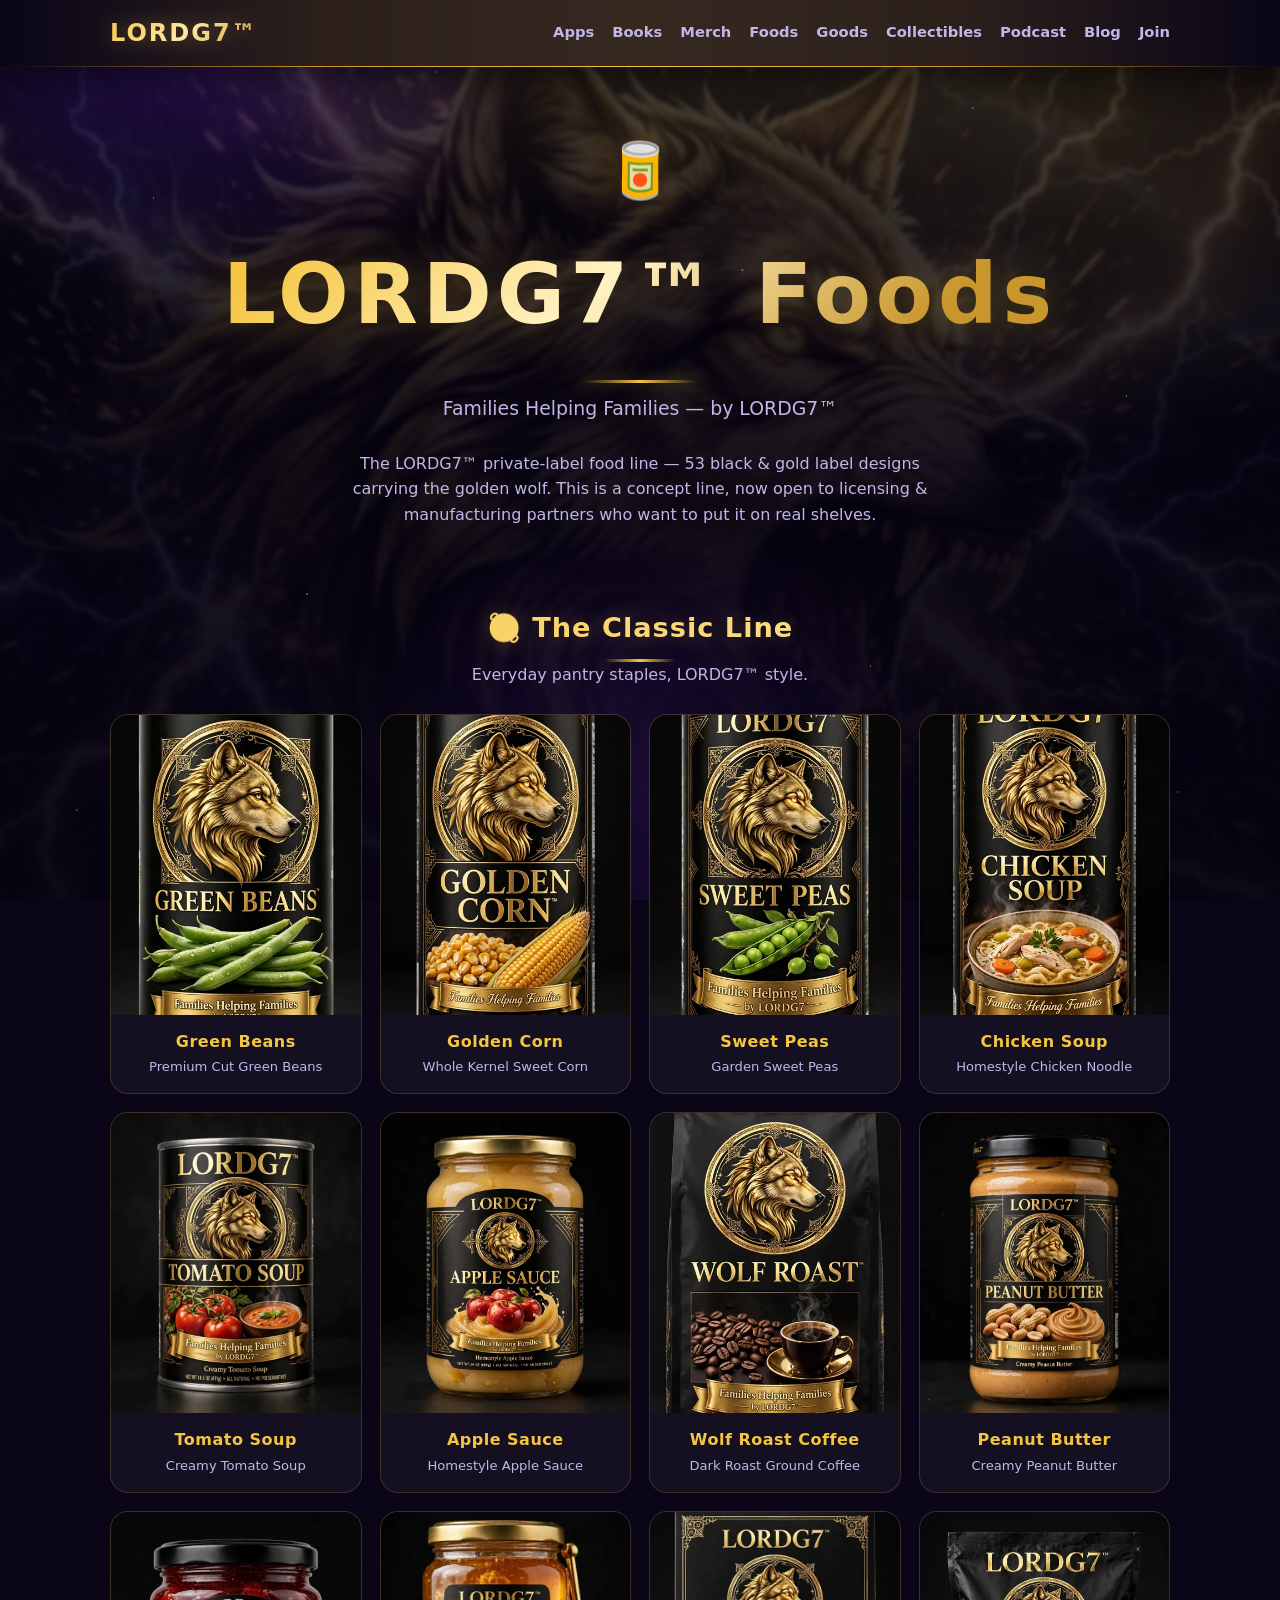
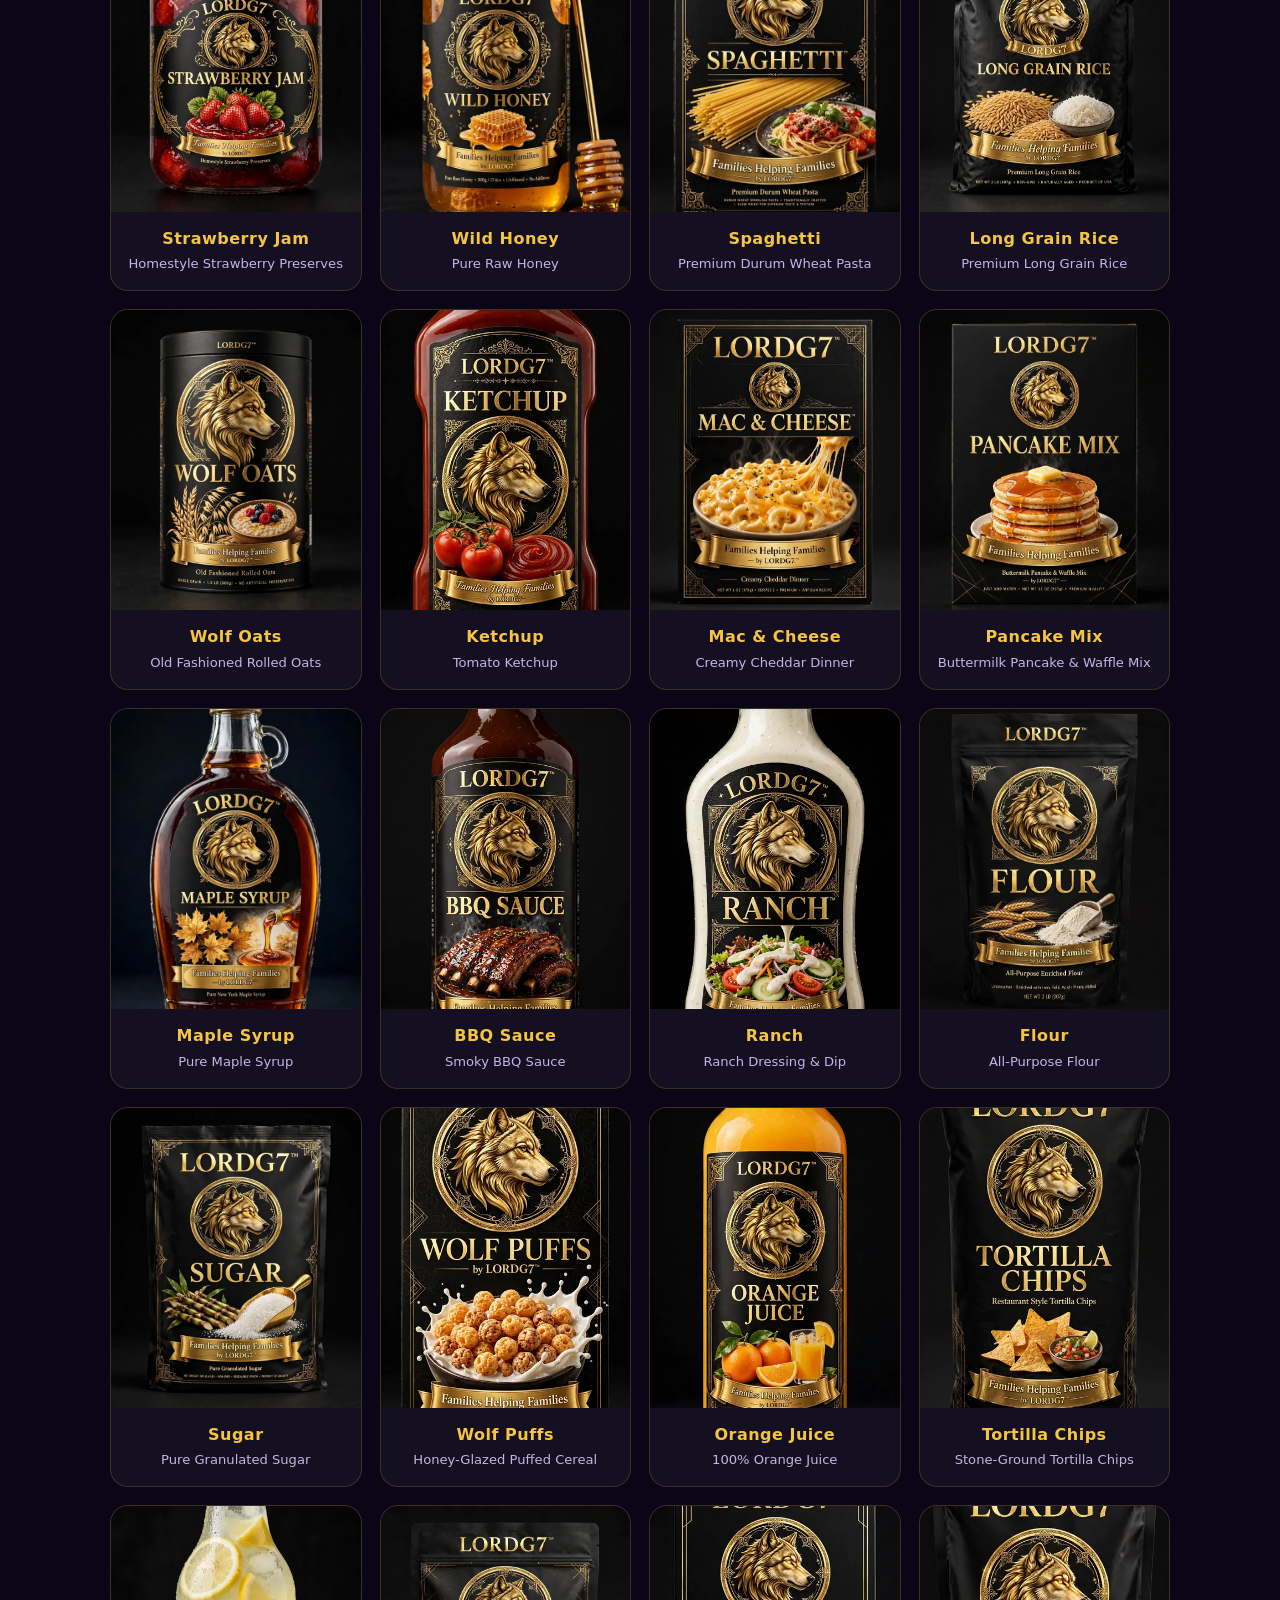
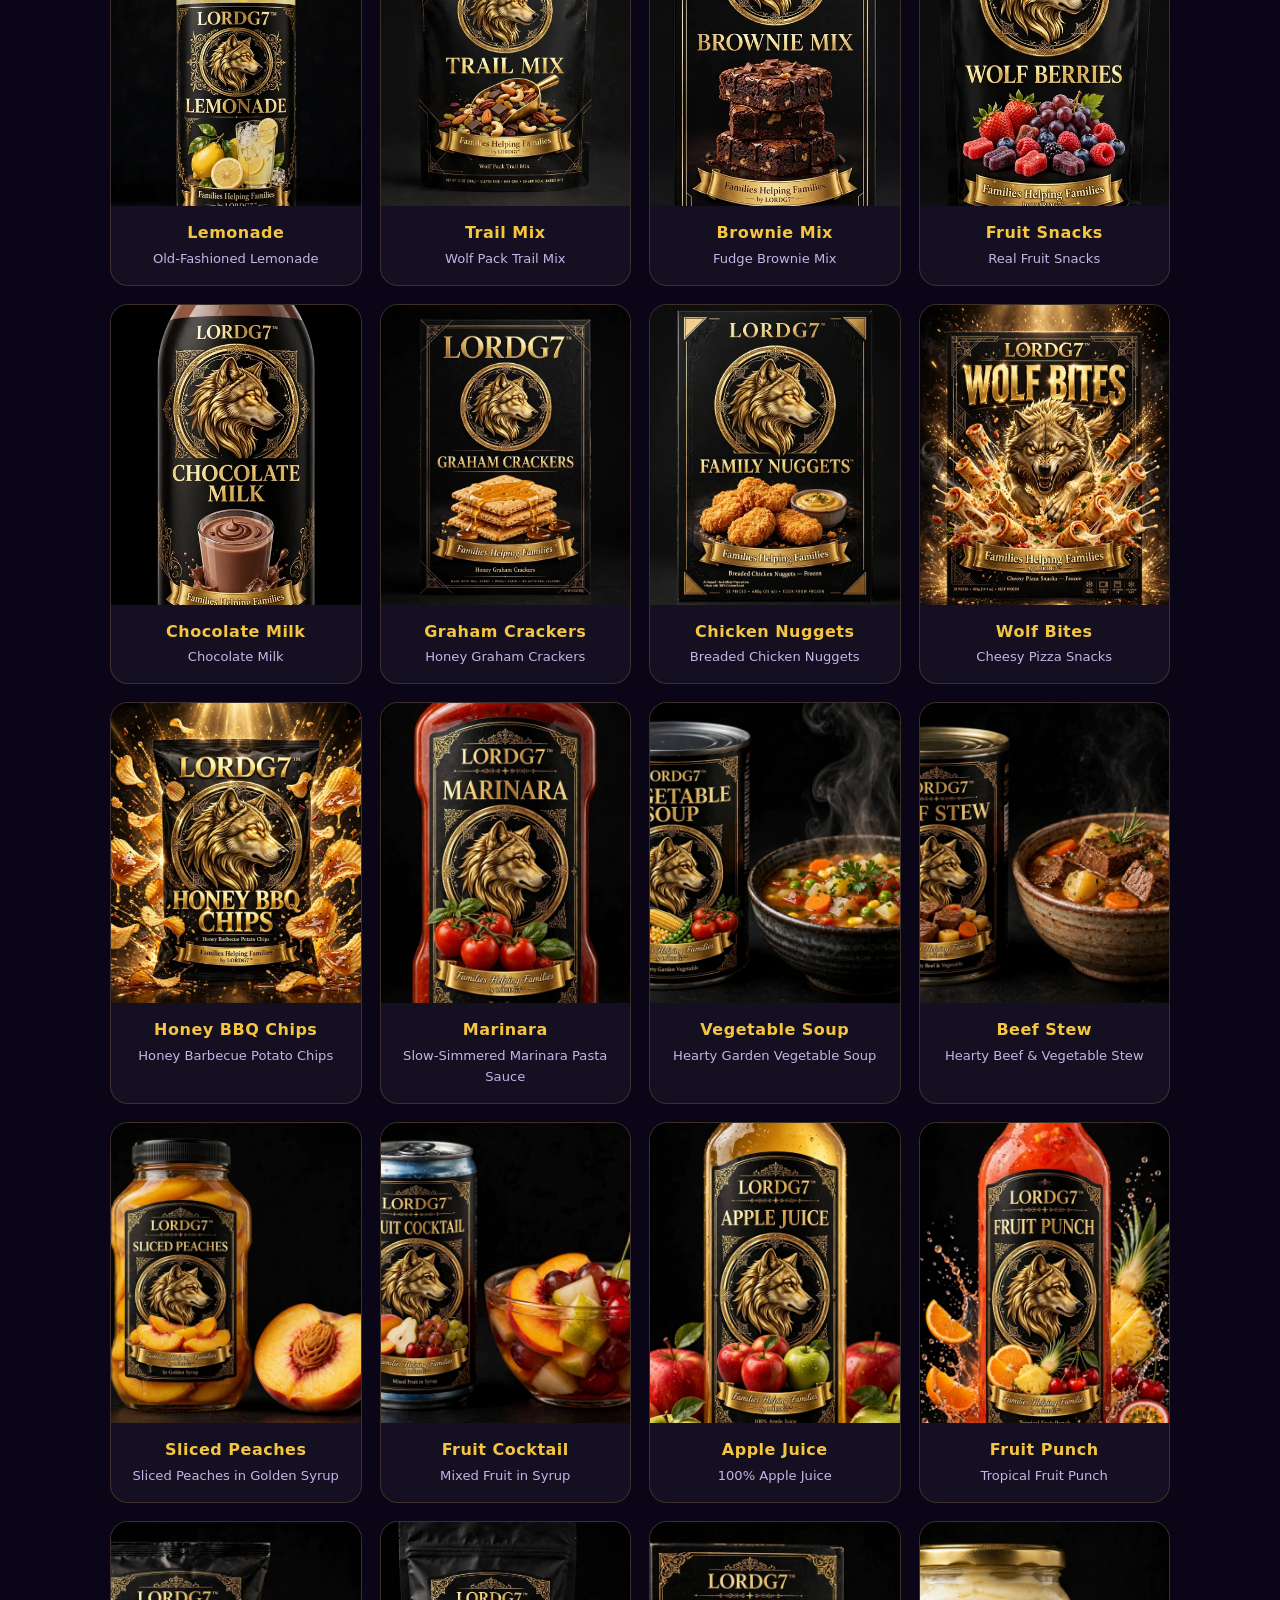
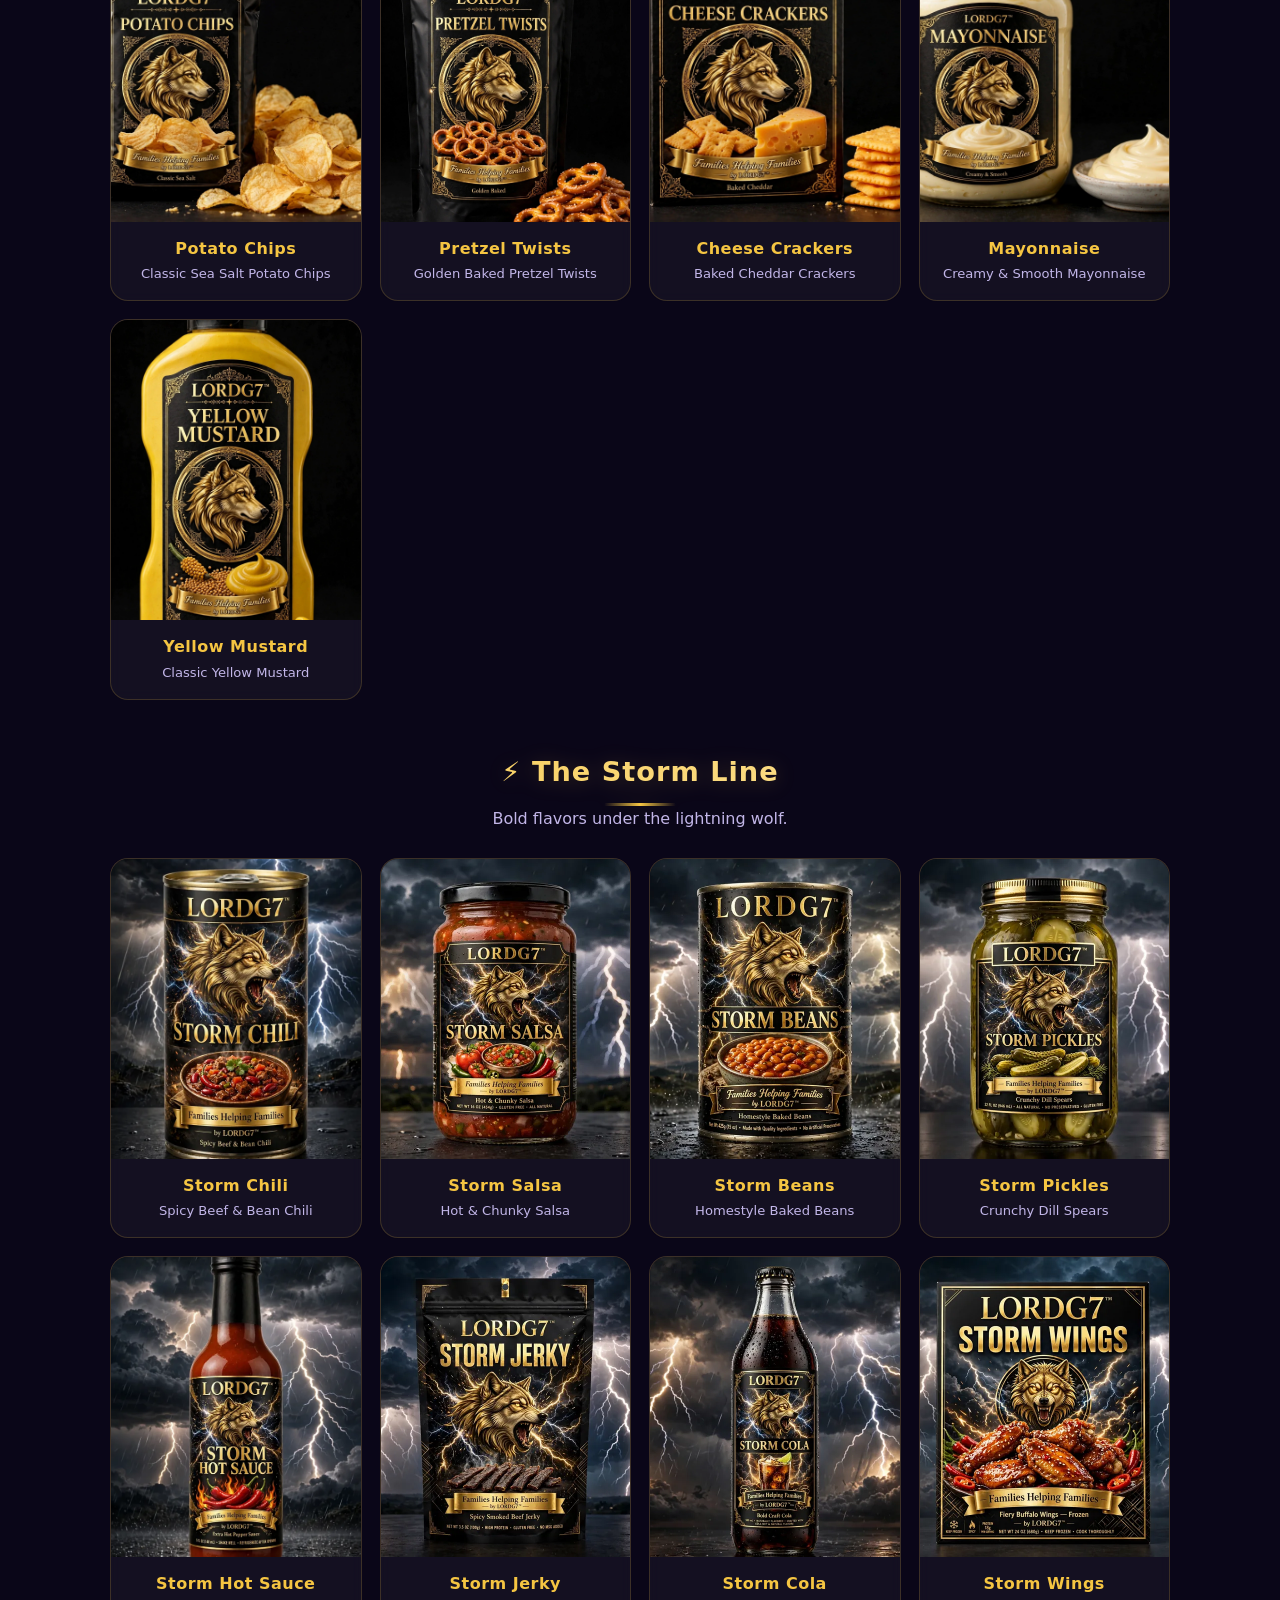
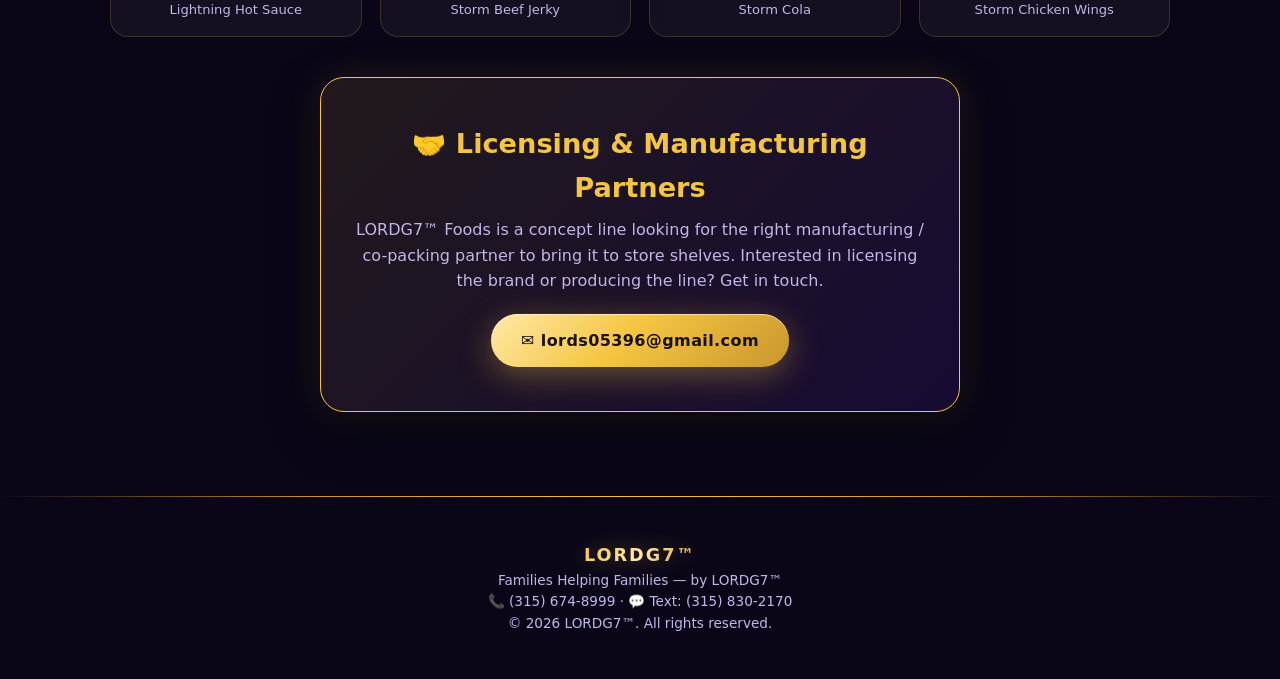
<file: foods/index.html>
<!DOCTYPE html>
<html lang="en">
<head>
<meta charset="UTF-8">
<meta name="viewport" content="width=device-width, initial-scale=1.0">
<title>LORDG7™ Foods — Families Helping Families</title>
<meta name="description" content="LORDG7™ Foods: a private-label food line concept by LORDG7™ — 53 black & gold label designs. Families Helping Families — by LORDG7™. Open to licensing & manufacturing partners.">
<meta name="theme-color" content="#2a0a5e">
<link rel="icon" type="image/png" sizes="192x192" href="../icon-192.png">
<link rel="icon" type="image/png" sizes="512x512" href="../icon-512.png">
<link rel="stylesheet" href="../styles.css">
<script async src="https://pagead2.googlesyndication.com/pagead/js/adsbygoogle.js?client=ca-pub-6644307436356164" crossorigin="anonymous"></script>
</head>
<body>
<div class="stars"></div>

<nav>
  <div class="wrap">
    <a class="brand" href="../">LORDG7™</a>
    <div class="navlinks">
      <a href="../#apps">Apps</a>
      <a href="../#books">Books</a>
      <a href="../#merch">Merch</a>
      <a href="./">Foods</a>
      <a href="../goods/">Goods</a>
      <a href="../collectibles/">Collectibles</a>
      <a href="../#podcast">Podcast</a>
      <a href="../blog/">Blog</a>
      <a href="../#newsletter">Join</a>
    </div>
  </div>
</nav>

<header class="hero blog-hero">
  <div class="wrap">
    <div class="crown">🥫</div>
    <h1>LORDG7™ Foods</h1>
    <p class="tag">Families Helping Families — by LORDG7™</p>
    <p class="tag" style="font-size:1rem;">The LORDG7™ private-label food line — 53 black &amp; gold label designs carrying the golden wolf. This is a concept line, now open to licensing &amp; manufacturing partners who want to put it on real shelves.</p>
  </div>
</header>

<main class="wrap">
  <div class="foods-subhead">
    <h2>🥘 The Classic Line</h2>
    <p>Everyday pantry staples, LORDG7™ style.</p>
  </div>
  <div class="foods-grid">
    <div class="food-card"><img src="img/green-beans.webp" alt="LORDG7™ Green Beans label" loading="lazy"><div class="food-info"><h3>Green Beans</h3><p>Premium Cut Green Beans</p></div></div>
    <div class="food-card"><img src="img/corn.webp" alt="LORDG7™ Golden Corn label" loading="lazy"><div class="food-info"><h3>Golden Corn</h3><p>Whole Kernel Sweet Corn</p></div></div>
    <div class="food-card"><img src="img/sweet-peas.webp" alt="LORDG7™ Sweet Peas label" loading="lazy"><div class="food-info"><h3>Sweet Peas</h3><p>Garden Sweet Peas</p></div></div>
    <div class="food-card"><img src="img/chicken-soup.webp" alt="LORDG7™ Chicken Soup label" loading="lazy"><div class="food-info"><h3>Chicken Soup</h3><p>Homestyle Chicken Noodle</p></div></div>
    <div class="food-card"><img src="img/tomato-soup.webp" alt="LORDG7™ Tomato Soup label" loading="lazy"><div class="food-info"><h3>Tomato Soup</h3><p>Creamy Tomato Soup</p></div></div>
    <div class="food-card"><img src="img/applesauce.webp" alt="LORDG7™ Apple Sauce label" loading="lazy"><div class="food-info"><h3>Apple Sauce</h3><p>Homestyle Apple Sauce</p></div></div>
    <div class="food-card"><img src="img/coffee.webp" alt="LORDG7™ Wolf Roast Coffee label" loading="lazy"><div class="food-info"><h3>Wolf Roast Coffee</h3><p>Dark Roast Ground Coffee</p></div></div>
    <div class="food-card"><img src="img/peanut-butter.webp" alt="LORDG7™ Peanut Butter label" loading="lazy"><div class="food-info"><h3>Peanut Butter</h3><p>Creamy Peanut Butter</p></div></div>
    <div class="food-card"><img src="img/strawberry-jam.webp" alt="LORDG7™ Strawberry Jam label" loading="lazy"><div class="food-info"><h3>Strawberry Jam</h3><p>Homestyle Strawberry Preserves</p></div></div>
    <div class="food-card"><img src="img/honey.webp" alt="LORDG7™ Wild Honey label" loading="lazy"><div class="food-info"><h3>Wild Honey</h3><p>Pure Raw Honey</p></div></div>
    <div class="food-card"><img src="img/spaghetti.webp" alt="LORDG7™ Spaghetti label" loading="lazy"><div class="food-info"><h3>Spaghetti</h3><p>Premium Durum Wheat Pasta</p></div></div>
    <div class="food-card"><img src="img/rice.webp" alt="LORDG7™ Long Grain Rice label" loading="lazy"><div class="food-info"><h3>Long Grain Rice</h3><p>Premium Long Grain Rice</p></div></div>
    <div class="food-card"><img src="img/oats.webp" alt="LORDG7™ Wolf Oats label" loading="lazy"><div class="food-info"><h3>Wolf Oats</h3><p>Old Fashioned Rolled Oats</p></div></div>
    <div class="food-card"><img src="img/ketchup.webp" alt="LORDG7™ Ketchup label" loading="lazy"><div class="food-info"><h3>Ketchup</h3><p>Tomato Ketchup</p></div></div>
    <div class="food-card"><img src="img/mac-cheese.webp" alt="LORDG7™ Mac &amp; Cheese label" loading="lazy"><div class="food-info"><h3>Mac &amp; Cheese</h3><p>Creamy Cheddar Dinner</p></div></div>
    <div class="food-card"><img src="img/pancake-mix.webp" alt="LORDG7™ Pancake Mix label" loading="lazy"><div class="food-info"><h3>Pancake Mix</h3><p>Buttermilk Pancake &amp; Waffle Mix</p></div></div>
    <div class="food-card"><img src="img/maple-syrup.webp" alt="LORDG7™ Maple Syrup label" loading="lazy"><div class="food-info"><h3>Maple Syrup</h3><p>Pure Maple Syrup</p></div></div>
    <div class="food-card"><img src="img/bbq-sauce.webp" alt="LORDG7™ BBQ Sauce label" loading="lazy"><div class="food-info"><h3>BBQ Sauce</h3><p>Smoky BBQ Sauce</p></div></div>
    <div class="food-card"><img src="img/ranch.webp" alt="LORDG7™ Ranch label" loading="lazy"><div class="food-info"><h3>Ranch</h3><p>Ranch Dressing &amp; Dip</p></div></div>
    <div class="food-card"><img src="img/flour.webp" alt="LORDG7™ Flour label" loading="lazy"><div class="food-info"><h3>Flour</h3><p>All-Purpose Flour</p></div></div>
    <div class="food-card"><img src="img/sugar.webp" alt="LORDG7™ Sugar label" loading="lazy"><div class="food-info"><h3>Sugar</h3><p>Pure Granulated Sugar</p></div></div>
    <div class="food-card"><img src="img/cereal.webp" alt="LORDG7™ Wolf Puffs Cereal label" loading="lazy"><div class="food-info"><h3>Wolf Puffs</h3><p>Honey-Glazed Puffed Cereal</p></div></div>
    <div class="food-card"><img src="img/orange-juice.webp" alt="LORDG7™ Orange Juice label" loading="lazy"><div class="food-info"><h3>Orange Juice</h3><p>100% Orange Juice</p></div></div>
    <div class="food-card"><img src="img/tortilla-chips.webp" alt="LORDG7™ Tortilla Chips label" loading="lazy"><div class="food-info"><h3>Tortilla Chips</h3><p>Stone-Ground Tortilla Chips</p></div></div>
    <div class="food-card"><img src="img/lemonade.webp" alt="LORDG7™ Lemonade label" loading="lazy"><div class="food-info"><h3>Lemonade</h3><p>Old-Fashioned Lemonade</p></div></div>
    <div class="food-card"><img src="img/trail-mix.webp" alt="LORDG7™ Trail Mix label" loading="lazy"><div class="food-info"><h3>Trail Mix</h3><p>Wolf Pack Trail Mix</p></div></div>
    <div class="food-card"><img src="img/brownie-mix.webp" alt="LORDG7™ Brownie Mix label" loading="lazy"><div class="food-info"><h3>Brownie Mix</h3><p>Fudge Brownie Mix</p></div></div>
    <div class="food-card"><img src="img/fruit-snacks.webp" alt="LORDG7™ Fruit Snacks label" loading="lazy"><div class="food-info"><h3>Fruit Snacks</h3><p>Real Fruit Snacks</p></div></div>
    <div class="food-card"><img src="img/chocolate-milk.webp" alt="LORDG7™ Chocolate Milk label" loading="lazy"><div class="food-info"><h3>Chocolate Milk</h3><p>Chocolate Milk</p></div></div>
    <div class="food-card"><img src="img/graham-crackers.webp" alt="LORDG7™ Graham Crackers label" loading="lazy"><div class="food-info"><h3>Graham Crackers</h3><p>Honey Graham Crackers</p></div></div>
    <div class="food-card"><img src="img/chicken-nuggets.webp" alt="LORDG7™ Chicken Nuggets label" loading="lazy"><div class="food-info"><h3>Chicken Nuggets</h3><p>Breaded Chicken Nuggets</p></div></div>
    <div class="food-card"><img src="img/wolf-bites.webp" alt="LORDG7™ Wolf Bites label" loading="lazy"><div class="food-info"><h3>Wolf Bites</h3><p>Cheesy Pizza Snacks</p></div></div>
    <div class="food-card"><img src="img/bbq-chips.webp" alt="LORDG7™ Honey BBQ Chips label" loading="lazy"><div class="food-info"><h3>Honey BBQ Chips</h3><p>Honey Barbecue Potato Chips</p></div></div>
    <div class="food-card"><img src="img/marinara.webp" alt="LORDG7™ Marinara label" loading="lazy"><div class="food-info"><h3>Marinara</h3><p>Slow-Simmered Marinara Pasta Sauce</p></div></div>
    <div class="food-card"><img src="img/vegetable-soup.webp" alt="LORDG7™ Vegetable Soup label" loading="lazy"><div class="food-info"><h3>Vegetable Soup</h3><p>Hearty Garden Vegetable Soup</p></div></div>
    <div class="food-card"><img src="img/beef-stew.webp" alt="LORDG7™ Beef Stew label" loading="lazy"><div class="food-info"><h3>Beef Stew</h3><p>Hearty Beef &amp; Vegetable Stew</p></div></div>
    <div class="food-card"><img src="img/peaches.webp" alt="LORDG7™ Sliced Peaches label" loading="lazy"><div class="food-info"><h3>Sliced Peaches</h3><p>Sliced Peaches in Golden Syrup</p></div></div>
    <div class="food-card"><img src="img/fruit-cocktail.webp" alt="LORDG7™ Fruit Cocktail label" loading="lazy"><div class="food-info"><h3>Fruit Cocktail</h3><p>Mixed Fruit in Syrup</p></div></div>
    <div class="food-card"><img src="img/apple-juice.webp" alt="LORDG7™ Apple Juice label" loading="lazy"><div class="food-info"><h3>Apple Juice</h3><p>100% Apple Juice</p></div></div>
    <div class="food-card"><img src="img/fruit-punch.webp" alt="LORDG7™ Fruit Punch label" loading="lazy"><div class="food-info"><h3>Fruit Punch</h3><p>Tropical Fruit Punch</p></div></div>
    <div class="food-card"><img src="img/potato-chips.webp" alt="LORDG7™ Potato Chips label" loading="lazy"><div class="food-info"><h3>Potato Chips</h3><p>Classic Sea Salt Potato Chips</p></div></div>
    <div class="food-card"><img src="img/pretzels.webp" alt="LORDG7™ Pretzel Twists label" loading="lazy"><div class="food-info"><h3>Pretzel Twists</h3><p>Golden Baked Pretzel Twists</p></div></div>
    <div class="food-card"><img src="img/cheese-crackers.webp" alt="LORDG7™ Cheese Crackers label" loading="lazy"><div class="food-info"><h3>Cheese Crackers</h3><p>Baked Cheddar Crackers</p></div></div>
    <div class="food-card"><img src="img/mayo.webp" alt="LORDG7™ Mayonnaise label" loading="lazy"><div class="food-info"><h3>Mayonnaise</h3><p>Creamy &amp; Smooth Mayonnaise</p></div></div>
    <div class="food-card"><img src="img/mustard.webp" alt="LORDG7™ Yellow Mustard label" loading="lazy"><div class="food-info"><h3>Yellow Mustard</h3><p>Classic Yellow Mustard</p></div></div>
  </div>

  <div class="foods-subhead" style="margin-top:34px;">
    <h2>⚡ The Storm Line</h2>
    <p>Bold flavors under the lightning wolf.</p>
  </div>
  <div class="foods-grid">
    <div class="food-card"><img src="img/storm-chili.webp" alt="LORDG7™ Storm Chili label" loading="lazy"><div class="food-info"><h3>Storm Chili</h3><p>Spicy Beef &amp; Bean Chili</p></div></div>
    <div class="food-card"><img src="img/storm-salsa.webp" alt="LORDG7™ Storm Salsa label" loading="lazy"><div class="food-info"><h3>Storm Salsa</h3><p>Hot &amp; Chunky Salsa</p></div></div>
    <div class="food-card"><img src="img/storm-beans.webp" alt="LORDG7™ Storm Beans label" loading="lazy"><div class="food-info"><h3>Storm Beans</h3><p>Homestyle Baked Beans</p></div></div>
    <div class="food-card"><img src="img/storm-pickles.webp" alt="LORDG7™ Storm Pickles label" loading="lazy"><div class="food-info"><h3>Storm Pickles</h3><p>Crunchy Dill Spears</p></div></div>
    <div class="food-card"><img src="img/storm-hot-sauce.webp" alt="LORDG7™ Storm Hot Sauce label" loading="lazy"><div class="food-info"><h3>Storm Hot Sauce</h3><p>Lightning Hot Sauce</p></div></div>
    <div class="food-card"><img src="img/storm-jerky.webp" alt="LORDG7™ Storm Jerky label" loading="lazy"><div class="food-info"><h3>Storm Jerky</h3><p>Storm Beef Jerky</p></div></div>
    <div class="food-card"><img src="img/storm-cola.webp" alt="LORDG7™ Storm Cola label" loading="lazy"><div class="food-info"><h3>Storm Cola</h3><p>Storm Cola</p></div></div>
    <div class="food-card"><img src="img/storm-wings.webp" alt="LORDG7™ Storm Wings label" loading="lazy"><div class="food-info"><h3>Storm Wings</h3><p>Storm Chicken Wings</p></div></div>
  </div>

  <section style="padding-top:24px;">
    <div class="newsletter">
      <h2>🤝 Licensing &amp; Manufacturing Partners</h2>
      <p>LORDG7™ Foods is a concept line looking for the right manufacturing / co-packing partner to bring it to store shelves. Interested in licensing the brand or producing the line? Get in touch.</p>
      <div class="cta-row">
        <a class="btn btn-gold" href="mailto:lords05396@gmail.com?subject=LORDG7%20Foods%20—%20Licensing%20Inquiry">✉️ lords05396@gmail.com</a>
      </div>
    </div>
  </section>
</main>

<footer>
  <div class="wrap">
    <a class="brand" href="../">LORDG7™</a>
    <p>Families Helping Families — by LORDG7™<br>📞 (315) 674-8999 · 💬 Text: (315) 830-2170<br>© 2026 LORDG7™. All rights reserved.</p>
  </div>
</footer>

</body>
</html>
</file>
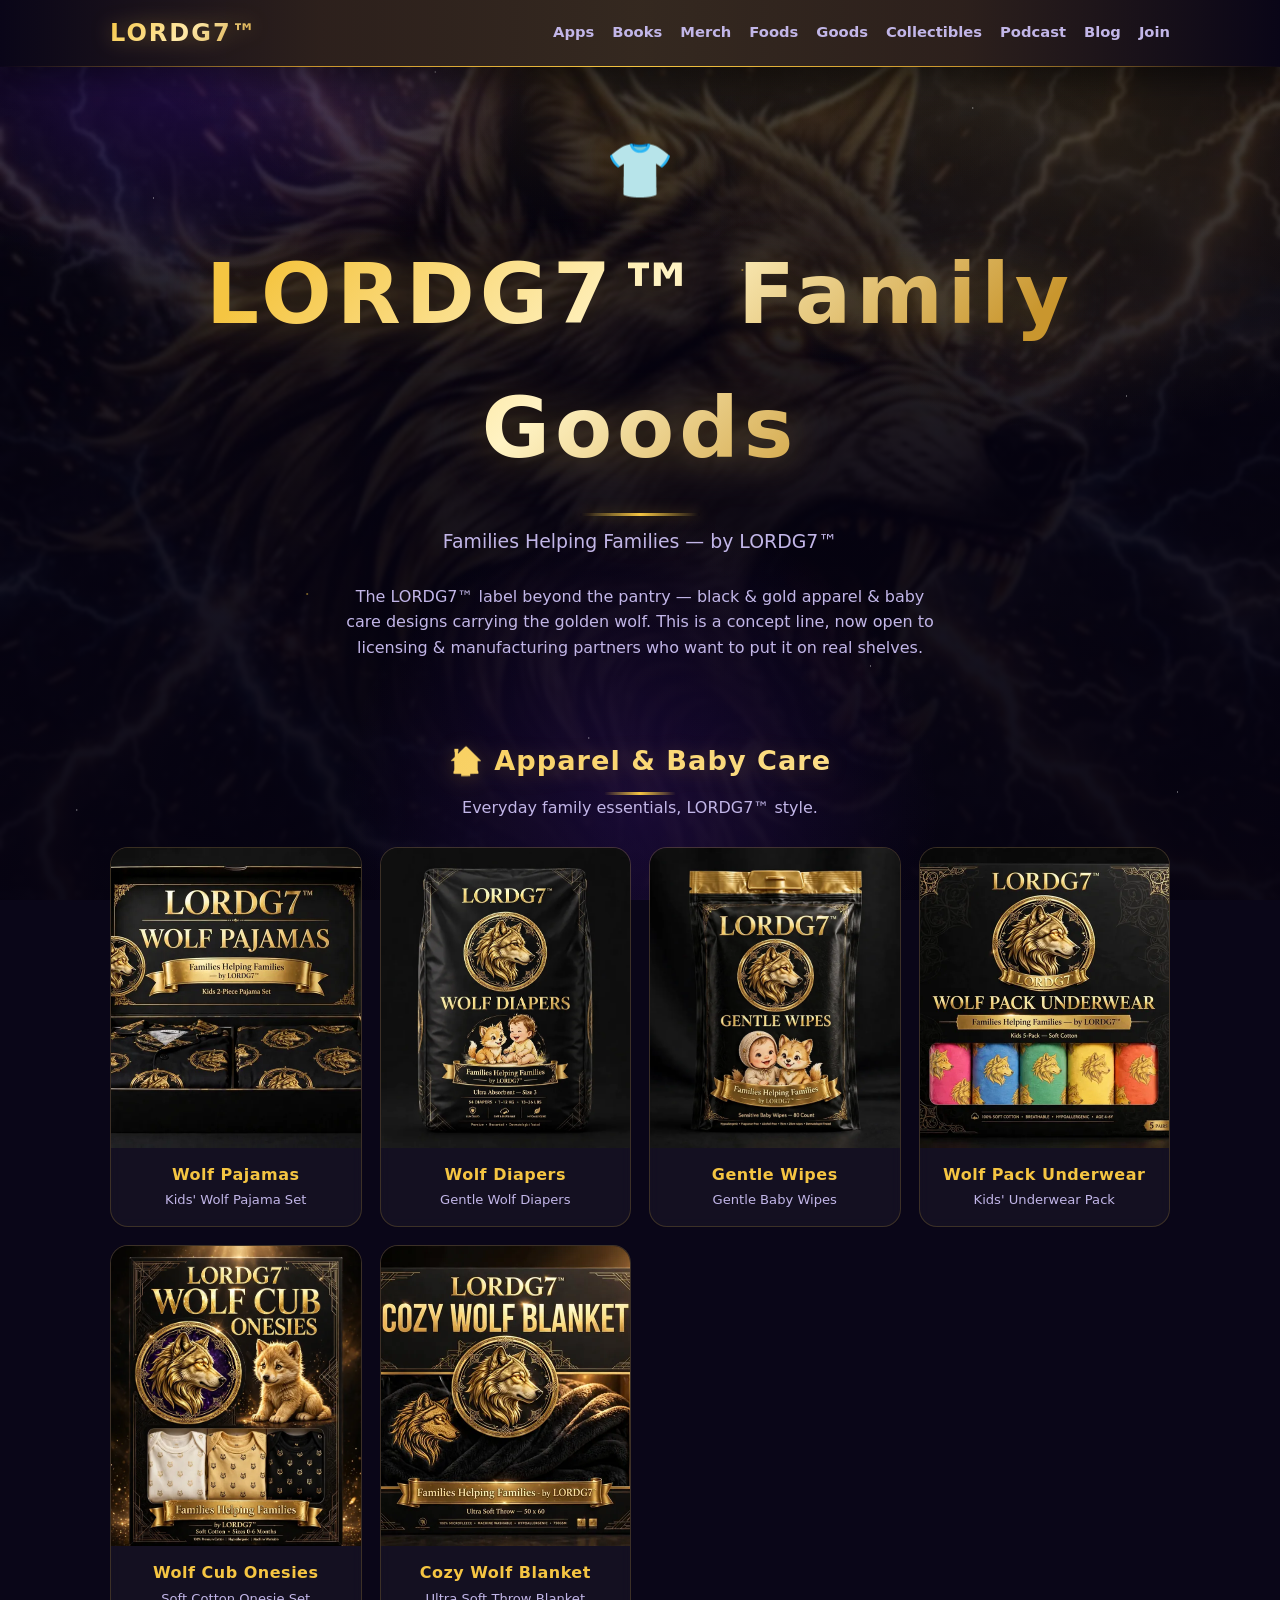
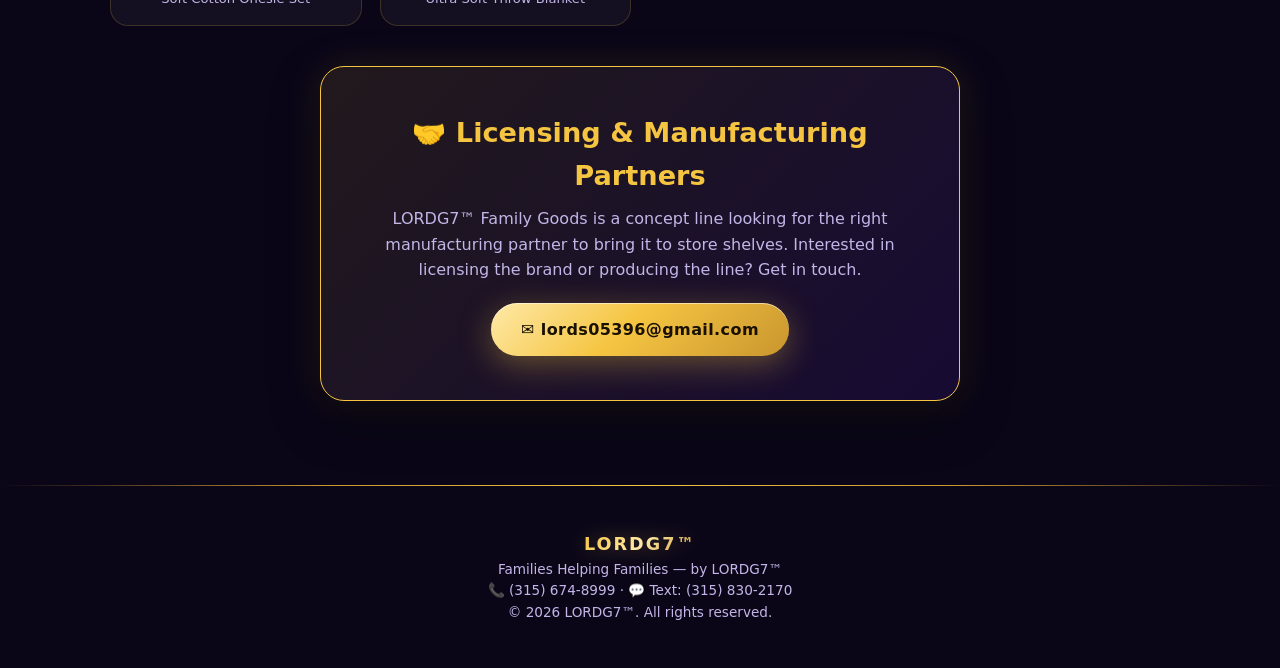
<file: goods/index.html>
<!DOCTYPE html>
<html lang="en">
<head>
<meta charset="UTF-8">
<meta name="viewport" content="width=device-width, initial-scale=1.0">
<title>LORDG7™ Family Goods — Families Helping Families</title>
<meta name="description" content="LORDG7™ Family Goods: a private-label family goods line concept by LORDG7™ — black & gold apparel & baby care designs. Families Helping Families — by LORDG7™. Open to licensing & manufacturing partners.">
<meta name="theme-color" content="#2a0a5e">
<link rel="icon" type="image/png" sizes="192x192" href="../icon-192.png">
<link rel="icon" type="image/png" sizes="512x512" href="../icon-512.png">
<link rel="stylesheet" href="../styles.css">
<script async src="https://pagead2.googlesyndication.com/pagead/js/adsbygoogle.js?client=ca-pub-6644307436356164" crossorigin="anonymous"></script>
</head>
<body>
<div class="stars"></div>

<nav>
  <div class="wrap">
    <a class="brand" href="../">LORDG7™</a>
    <div class="navlinks">
      <a href="../#apps">Apps</a>
      <a href="../#books">Books</a>
      <a href="../#merch">Merch</a>
      <a href="../foods/">Foods</a>
      <a href="./">Goods</a>
      <a href="../collectibles/">Collectibles</a>
      <a href="../#podcast">Podcast</a>
      <a href="../blog/">Blog</a>
      <a href="../#newsletter">Join</a>
    </div>
  </div>
</nav>

<header class="hero blog-hero">
  <div class="wrap">
    <div class="crown">👕</div>
    <h1>LORDG7™ Family Goods</h1>
    <p class="tag">Families Helping Families — by LORDG7™</p>
    <p class="tag" style="font-size:1rem;">The LORDG7™ label beyond the pantry — black &amp; gold apparel &amp; baby care designs carrying the golden wolf. This is a concept line, now open to licensing &amp; manufacturing partners who want to put it on real shelves.</p>
  </div>
</header>

<main class="wrap">
  <div class="foods-subhead">
    <h2>🏠 Apparel &amp; Baby Care</h2>
    <p>Everyday family essentials, LORDG7™ style.</p>
  </div>
  <div class="foods-grid">
    <div class="food-card"><img src="img/pajamas.webp" alt="LORDG7™ Wolf Pajamas design" loading="lazy"><div class="food-info"><h3>Wolf Pajamas</h3><p>Kids' Wolf Pajama Set</p></div></div>
    <div class="food-card"><img src="img/diapers.webp" alt="LORDG7™ Wolf Diapers design" loading="lazy"><div class="food-info"><h3>Wolf Diapers</h3><p>Gentle Wolf Diapers</p></div></div>
    <div class="food-card"><img src="img/wipes.webp" alt="LORDG7™ Gentle Wipes design" loading="lazy"><div class="food-info"><h3>Gentle Wipes</h3><p>Gentle Baby Wipes</p></div></div>
    <div class="food-card"><img src="img/underwear.webp" alt="LORDG7™ Wolf Pack Underwear design" loading="lazy"><div class="food-info"><h3>Wolf Pack Underwear</h3><p>Kids' Underwear Pack</p></div></div>
    <div class="food-card"><img src="img/onesies.webp" alt="LORDG7™ Wolf Cub Onesies design" loading="lazy"><div class="food-info"><h3>Wolf Cub Onesies</h3><p>Soft Cotton Onesie Set</p></div></div>
    <div class="food-card"><img src="img/blanket.webp" alt="LORDG7™ Cozy Wolf Blanket design" loading="lazy"><div class="food-info"><h3>Cozy Wolf Blanket</h3><p>Ultra Soft Throw Blanket</p></div></div>
  </div>

  <section style="padding-top:24px;">
    <div class="newsletter">
      <h2>🤝 Licensing &amp; Manufacturing Partners</h2>
      <p>LORDG7™ Family Goods is a concept line looking for the right manufacturing partner to bring it to store shelves. Interested in licensing the brand or producing the line? Get in touch.</p>
      <div class="cta-row">
        <a class="btn btn-gold" href="mailto:lords05396@gmail.com?subject=LORDG7%20Family%20Goods%20—%20Licensing%20Inquiry">✉️ lords05396@gmail.com</a>
      </div>
    </div>
  </section>
</main>

<footer>
  <div class="wrap">
    <a class="brand" href="../">LORDG7™</a>
    <p>Families Helping Families — by LORDG7™<br>📞 (315) 674-8999 · 💬 Text: (315) 830-2170<br>© 2026 LORDG7™. All rights reserved.</p>
  </div>
</footer>

</body>
</html>
</file>
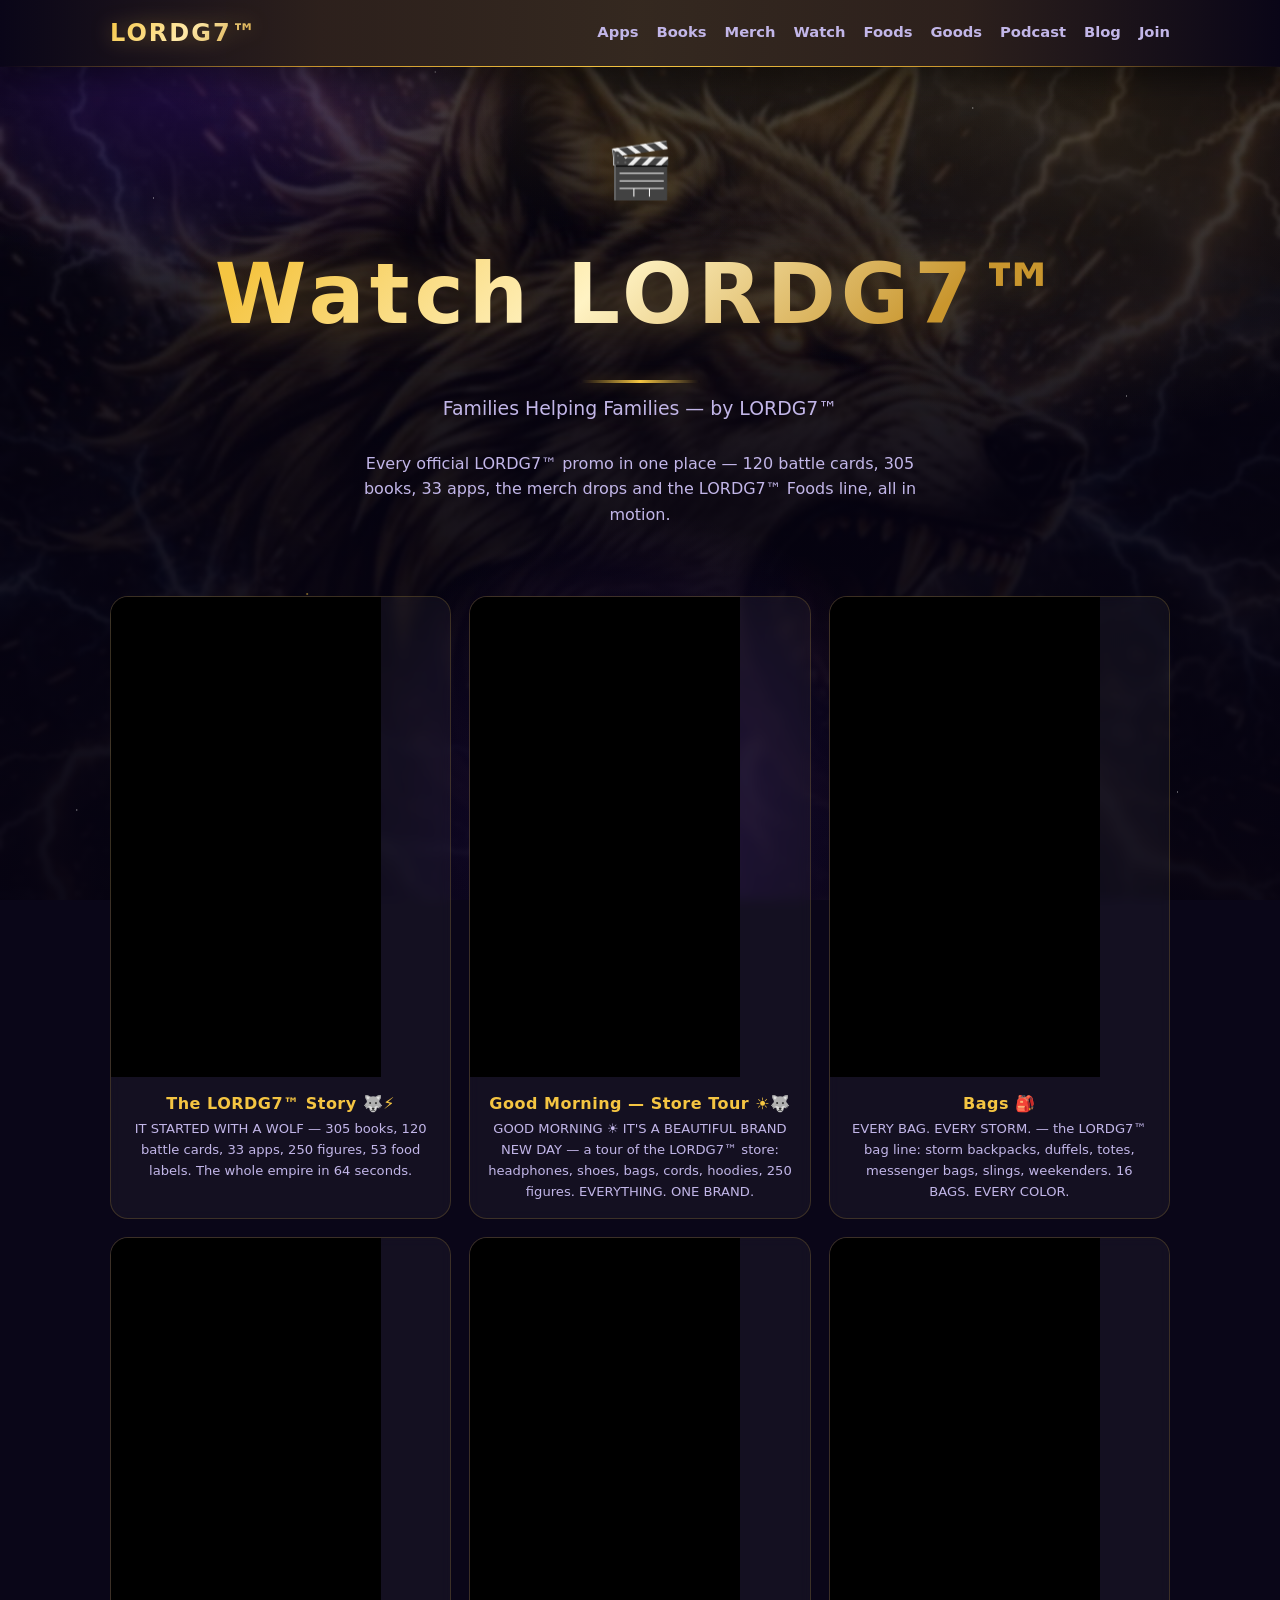
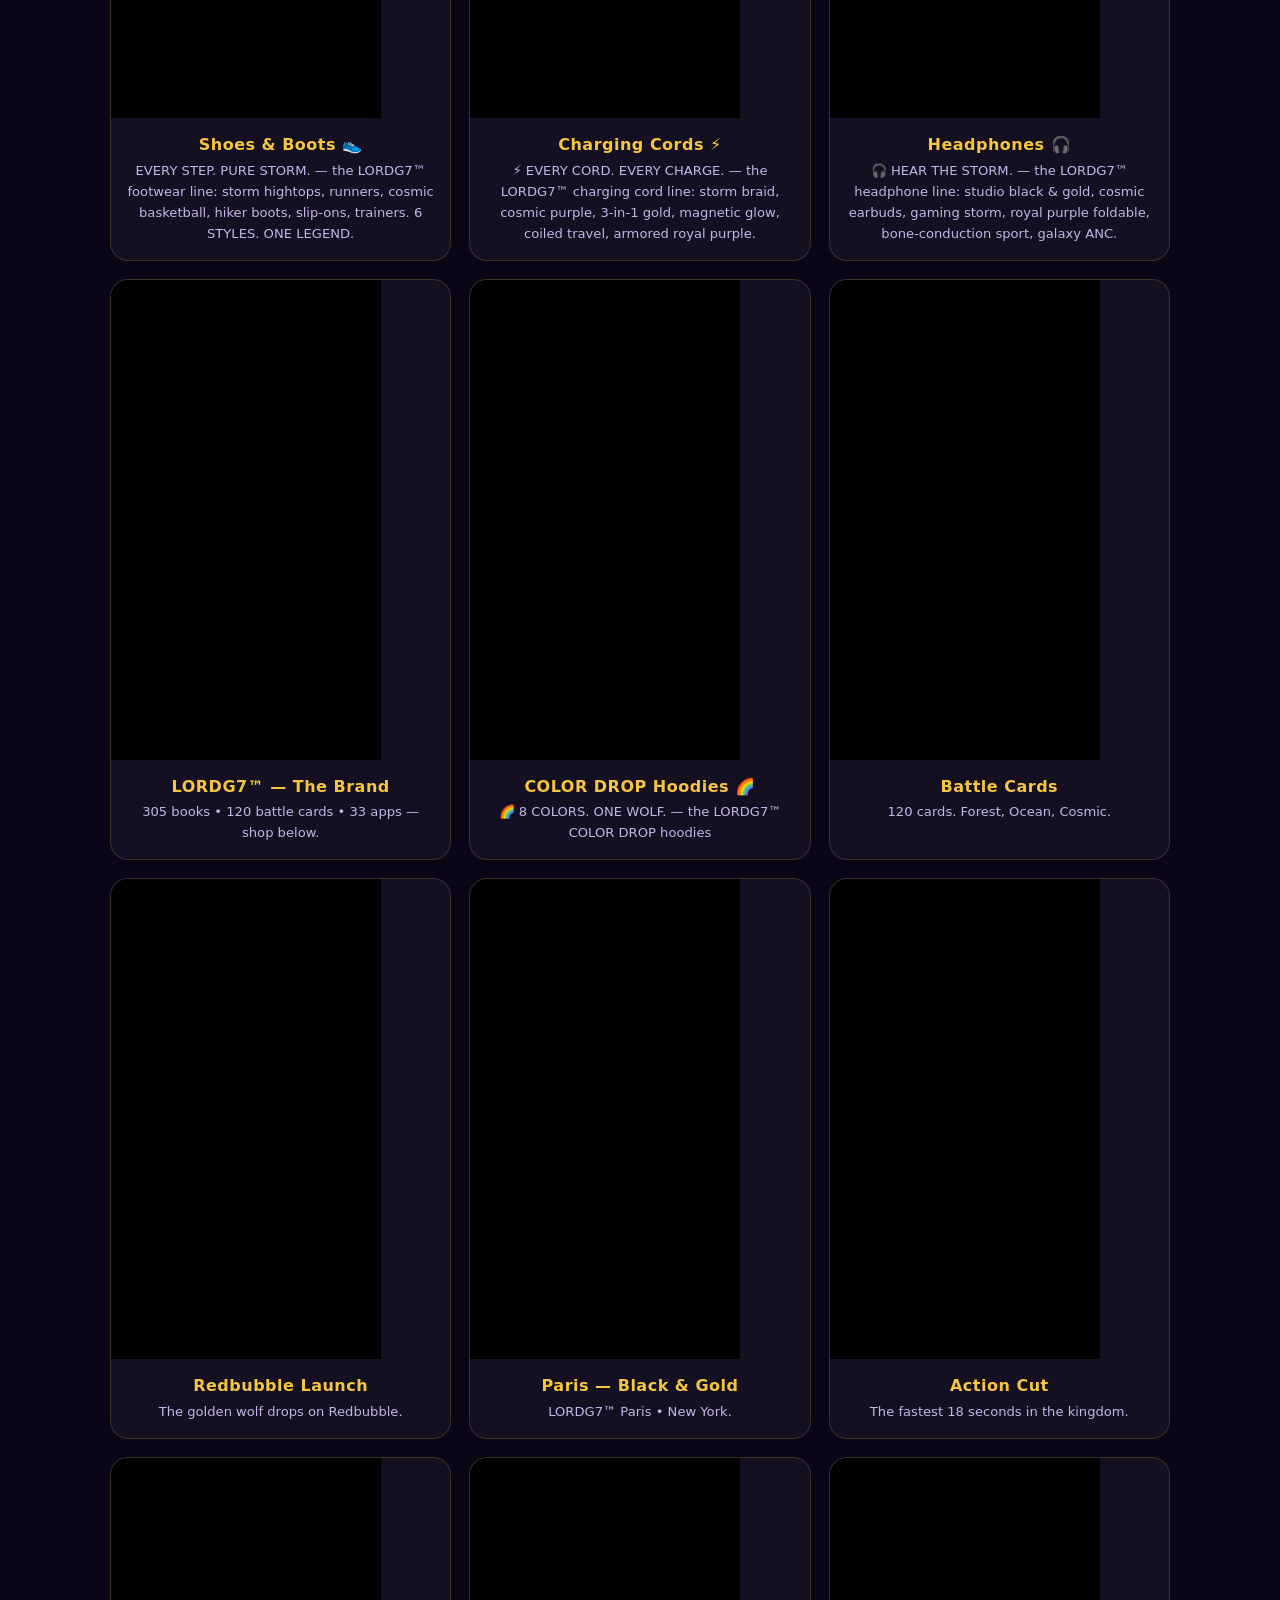
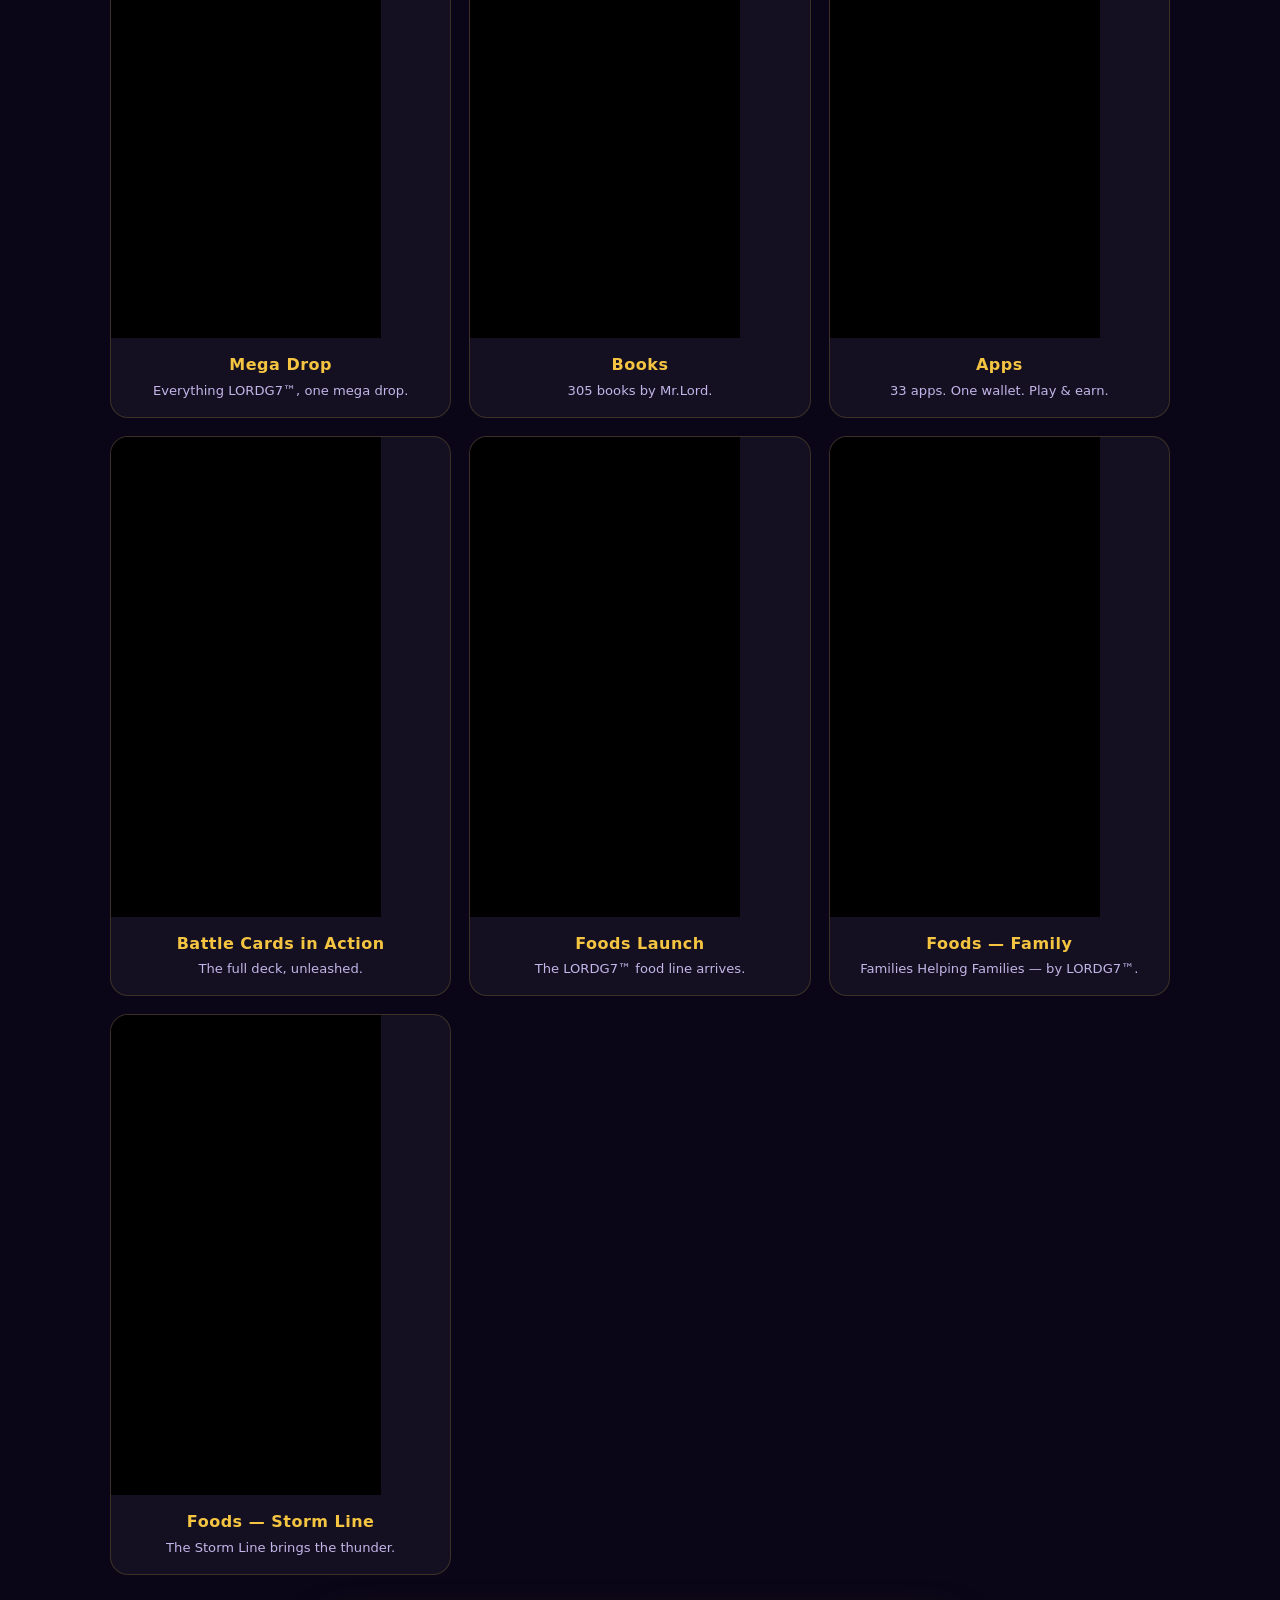
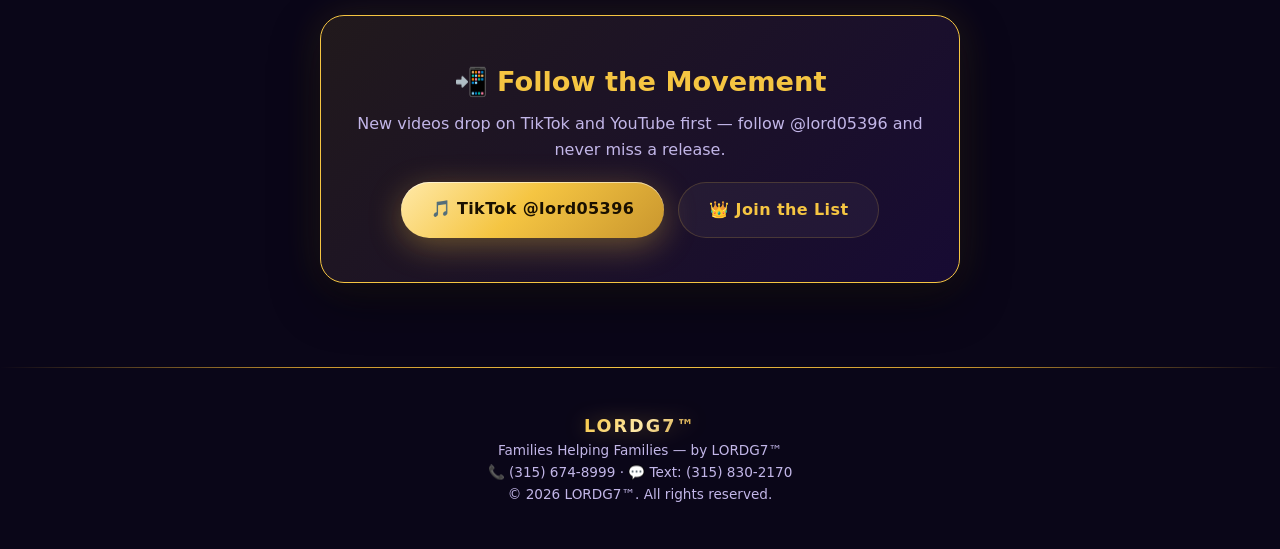
<file: videos/index.html>
<!DOCTYPE html>
<html lang="en">
<head>
<meta charset="UTF-8">
<meta name="viewport" content="width=device-width, initial-scale=1.0">
<title>LORDG7™ Videos — Watch the Movement</title>
<meta name="description" content="Watch the official LORDG7™ promo videos: battle cards, books, apps, merch and the LORDG7™ Foods line. Families Helping Families — by LORDG7™.">
<meta name="theme-color" content="#2a0a5e">
<link rel="icon" type="image/png" sizes="192x192" href="../icon-192.png">
<link rel="icon" type="image/png" sizes="512x512" href="../icon-512.png">
<link rel="stylesheet" href="../styles.css">
<script async src="https://pagead2.googlesyndication.com/pagead/js/adsbygoogle.js?client=ca-pub-6644307436356164" crossorigin="anonymous"></script>
</head>
<body>
<div class="stars"></div>

<nav>
  <div class="wrap">
    <a class="brand" href="../">LORDG7™</a>
    <div class="navlinks">
      <a href="../#apps">Apps</a>
      <a href="../#books">Books</a>
      <a href="../#merch">Merch</a>
      <a href="./">Watch</a>
      <a href="../foods/">Foods</a>
      <a href="../goods/">Goods</a>
      <a href="../#podcast">Podcast</a>
      <a href="../blog/">Blog</a>
      <a href="../#newsletter">Join</a>
    </div>
  </div>
</nav>

<header class="hero blog-hero">
  <div class="wrap">
    <div class="crown">🎬</div>
    <h1>Watch LORDG7™</h1>
    <p class="tag">Families Helping Families — by LORDG7™</p>
    <p class="tag" style="font-size:1rem;">Every official LORDG7™ promo in one place — 120 battle cards, 305 books, 33 apps, the merch drops and the LORDG7™ Foods line, all in motion.</p>
  </div>
</header>

<main class="wrap">
  <div class="videos-grid">
    <div class="video-card"><div class="video-frame"><iframe src="https://www.youtube-nocookie.com/embed/VIQzEn1i3K0" title="IT STARTED WITH A WOLF 🐺⚡ The LORDG7™ Story" loading="lazy" allow="accelerometer; autoplay; clipboard-write; encrypted-media; gyroscope; picture-in-picture; web-share" allowfullscreen></iframe></div><div class="video-info"><h3>The LORDG7™ Story 🐺⚡</h3><p>IT STARTED WITH A WOLF — 305 books, 120 battle cards, 33 apps, 250 figures, 53 food labels. The whole empire in 64 seconds.</p></div></div>
    <div class="video-card"><div class="video-frame"><iframe src="https://www.youtube-nocookie.com/embed/gyatFvP7EnU" title="GOOD MORNING ☀️ LORDG7™ Store Tour — It's a Beautiful Brand New Day 🐺" loading="lazy" allow="accelerometer; autoplay; clipboard-write; encrypted-media; gyroscope; picture-in-picture; web-share" allowfullscreen></iframe></div><div class="video-info"><h3>Good Morning — Store Tour ☀️🐺</h3><p>GOOD MORNING ☀️ IT'S A BEAUTIFUL BRAND NEW DAY — a tour of the LORDG7™ store: headphones, shoes, bags, cords, hoodies, 250 figures. EVERYTHING. ONE BRAND.</p></div></div>
    <div class="video-card"><div class="video-frame"><iframe src="https://www.youtube-nocookie.com/embed/UzNnF06N01w" title="EVERY BAG. EVERY STORM. 🎒 LORDG7™ Bags — 16 Bags, Every Color 🐺" loading="lazy" allow="accelerometer; autoplay; clipboard-write; encrypted-media; gyroscope; picture-in-picture; web-share" allowfullscreen></iframe></div><div class="video-info"><h3>Bags 🎒</h3><p>EVERY BAG. EVERY STORM. — the LORDG7™ bag line: storm backpacks, duffels, totes, messenger bags, slings, weekenders. 16 BAGS. EVERY COLOR.</p></div></div>
    <div class="video-card"><div class="video-frame"><iframe src="https://www.youtube-nocookie.com/embed/jTKUgtgRsfQ" title="EVERY STEP. PURE STORM. 👟 LORDG7™ Shoes & Boots — 6 Styles, One Legend 🐺" loading="lazy" allow="accelerometer; autoplay; clipboard-write; encrypted-media; gyroscope; picture-in-picture; web-share" allowfullscreen></iframe></div><div class="video-info"><h3>Shoes & Boots 👟</h3><p>EVERY STEP. PURE STORM. — the LORDG7™ footwear line: storm hightops, runners, cosmic basketball, hiker boots, slip-ons, trainers. 6 STYLES. ONE LEGEND.</p></div></div>
    <div class="video-card"><div class="video-frame"><iframe src="https://www.youtube-nocookie.com/embed/WrrP5MhjHjs" title="⚡ EVERY CORD. EVERY CHARGE. — LORDG7™ Charging Cords" loading="lazy" allow="accelerometer; autoplay; clipboard-write; encrypted-media; gyroscope; picture-in-picture; web-share" allowfullscreen></iframe></div><div class="video-info"><h3>Charging Cords ⚡</h3><p>⚡ EVERY CORD. EVERY CHARGE. — the LORDG7™ charging cord line: storm braid, cosmic purple, 3-in-1 gold, magnetic glow, coiled travel, armored royal purple.</p></div></div>
    <div class="video-card"><div class="video-frame"><iframe src="https://www.youtube-nocookie.com/embed/E_4aNGzNjPg" title="🎧 HEAR THE STORM. — LORDG7™ Headphones" loading="lazy" allow="accelerometer; autoplay; clipboard-write; encrypted-media; gyroscope; picture-in-picture; web-share" allowfullscreen></iframe></div><div class="video-info"><h3>Headphones 🎧</h3><p>🎧 HEAR THE STORM. — the LORDG7™ headphone line: studio black &amp; gold, cosmic earbuds, gaming storm, royal purple foldable, bone-conduction sport, galaxy ANC.</p></div></div>
    <div class="video-card"><div class="video-frame"><iframe src="https://www.youtube-nocookie.com/embed/8WiaKEkcDgU" title="LORDG7™ — Books, Battle Cards, Apps &amp; More 🐺🔥" loading="lazy" allow="accelerometer; autoplay; clipboard-write; encrypted-media; gyroscope; picture-in-picture; web-share" allowfullscreen></iframe></div><div class="video-info"><h3>LORDG7™ — The Brand</h3><p>305 books • 120 battle cards • 33 apps — shop below.</p></div></div>
    <div class="video-card"><div class="video-frame"><iframe src="https://www.youtube-nocookie.com/embed/iTFdi7Nm7Ow" title="🌈 8 COLORS. ONE WOLF. — the LORDG7™ COLOR DROP hoodies" loading="lazy" allow="accelerometer; autoplay; clipboard-write; encrypted-media; gyroscope; picture-in-picture; web-share" allowfullscreen></iframe></div><div class="video-info"><h3>COLOR DROP Hoodies 🌈</h3><p>🌈 8 COLORS. ONE WOLF. — the LORDG7™ COLOR DROP hoodies</p></div></div>
    <div class="video-card"><div class="video-frame"><iframe src="https://www.youtube-nocookie.com/embed/RylefqNrbVI" title="LORDG7™ Battle Cards" loading="lazy" allow="accelerometer; autoplay; clipboard-write; encrypted-media; gyroscope; picture-in-picture; web-share" allowfullscreen></iframe></div><div class="video-info"><h3>Battle Cards</h3><p>120 cards. Forest, Ocean, Cosmic.</p></div></div>
    <div class="video-card"><div class="video-frame"><iframe src="https://www.youtube-nocookie.com/embed/oKp42WJpsP0" title="LORDG7™ Redbubble Launch" loading="lazy" allow="accelerometer; autoplay; clipboard-write; encrypted-media; gyroscope; picture-in-picture; web-share" allowfullscreen></iframe></div><div class="video-info"><h3>Redbubble Launch</h3><p>The golden wolf drops on Redbubble.</p></div></div>
    <div class="video-card"><div class="video-frame"><iframe src="https://www.youtube-nocookie.com/embed/jPmCkCbiw9g" title="LORDG7™ Paris — Black &amp; Gold" loading="lazy" allow="accelerometer; autoplay; clipboard-write; encrypted-media; gyroscope; picture-in-picture; web-share" allowfullscreen></iframe></div><div class="video-info"><h3>Paris — Black &amp; Gold</h3><p>LORDG7™ Paris • New York.</p></div></div>
    <div class="video-card"><div class="video-frame"><iframe src="https://www.youtube-nocookie.com/embed/R595d9_RAMA" title="LORDG7™ Action Cut" loading="lazy" allow="accelerometer; autoplay; clipboard-write; encrypted-media; gyroscope; picture-in-picture; web-share" allowfullscreen></iframe></div><div class="video-info"><h3>Action Cut</h3><p>The fastest 18 seconds in the kingdom.</p></div></div>
    <div class="video-card"><div class="video-frame"><iframe src="https://www.youtube-nocookie.com/embed/OTYsDJonjuc" title="LORDG7™ Mega Drop" loading="lazy" allow="accelerometer; autoplay; clipboard-write; encrypted-media; gyroscope; picture-in-picture; web-share" allowfullscreen></iframe></div><div class="video-info"><h3>Mega Drop</h3><p>Everything LORDG7™, one mega drop.</p></div></div>
    <div class="video-card"><div class="video-frame"><iframe src="https://www.youtube-nocookie.com/embed/ioPVDYs8tJQ" title="LORDG7™ Books" loading="lazy" allow="accelerometer; autoplay; clipboard-write; encrypted-media; gyroscope; picture-in-picture; web-share" allowfullscreen></iframe></div><div class="video-info"><h3>Books</h3><p>305 books by Mr.Lord.</p></div></div>
    <div class="video-card"><div class="video-frame"><iframe src="https://www.youtube-nocookie.com/embed/w4k2ROrTyvg" title="LORDG7™ Apps" loading="lazy" allow="accelerometer; autoplay; clipboard-write; encrypted-media; gyroscope; picture-in-picture; web-share" allowfullscreen></iframe></div><div class="video-info"><h3>Apps</h3><p>33 apps. One wallet. Play &amp; earn.</p></div></div>
    <div class="video-card"><div class="video-frame"><iframe src="https://www.youtube-nocookie.com/embed/Z2S_yt6a8kk" title="LORDG7™ Battle Cards in Action" loading="lazy" allow="accelerometer; autoplay; clipboard-write; encrypted-media; gyroscope; picture-in-picture; web-share" allowfullscreen></iframe></div><div class="video-info"><h3>Battle Cards in Action</h3><p>The full deck, unleashed.</p></div></div>
    <div class="video-card"><div class="video-frame"><iframe src="https://www.youtube-nocookie.com/embed/NR5e9rg0ilI" title="LORDG7™ Foods Launch" loading="lazy" allow="accelerometer; autoplay; clipboard-write; encrypted-media; gyroscope; picture-in-picture; web-share" allowfullscreen></iframe></div><div class="video-info"><h3>Foods Launch</h3><p>The LORDG7™ food line arrives.</p></div></div>
    <div class="video-card"><div class="video-frame"><iframe src="https://www.youtube-nocookie.com/embed/WAiQZ8Wh-dc" title="LORDG7™ Foods — Family" loading="lazy" allow="accelerometer; autoplay; clipboard-write; encrypted-media; gyroscope; picture-in-picture; web-share" allowfullscreen></iframe></div><div class="video-info"><h3>Foods — Family</h3><p>Families Helping Families — by LORDG7™.</p></div></div>
    <div class="video-card"><div class="video-frame"><iframe src="https://www.youtube-nocookie.com/embed/cUP-jEAPh2A" title="LORDG7™ Foods — Storm Line" loading="lazy" allow="accelerometer; autoplay; clipboard-write; encrypted-media; gyroscope; picture-in-picture; web-share" allowfullscreen></iframe></div><div class="video-info"><h3>Foods — Storm Line</h3><p>The Storm Line brings the thunder.</p></div></div>
  </div>

  <section style="padding-top:24px;">
    <div class="newsletter">
      <h2>📲 Follow the Movement</h2>
      <p>New videos drop on TikTok and YouTube first — follow @lord05396 and never miss a release.</p>
      <div class="cta-row">
        <a class="btn btn-gold" href="https://www.tiktok.com/@lord05396" target="_blank" rel="noopener">🎵 TikTok @lord05396</a>
        <a class="btn btn-ghost" href="../#newsletter">👑 Join the List</a>
      </div>
    </div>
  </section>
</main>

<footer>
  <div class="wrap">
    <a class="brand" href="../">LORDG7™</a>
    <p>Families Helping Families — by LORDG7™<br>📞 (315) 674-8999 · 💬 Text: (315) 830-2170<br>© 2026 LORDG7™. All rights reserved.</p>
  </div>
</footer>

</body>
</html>
</file>
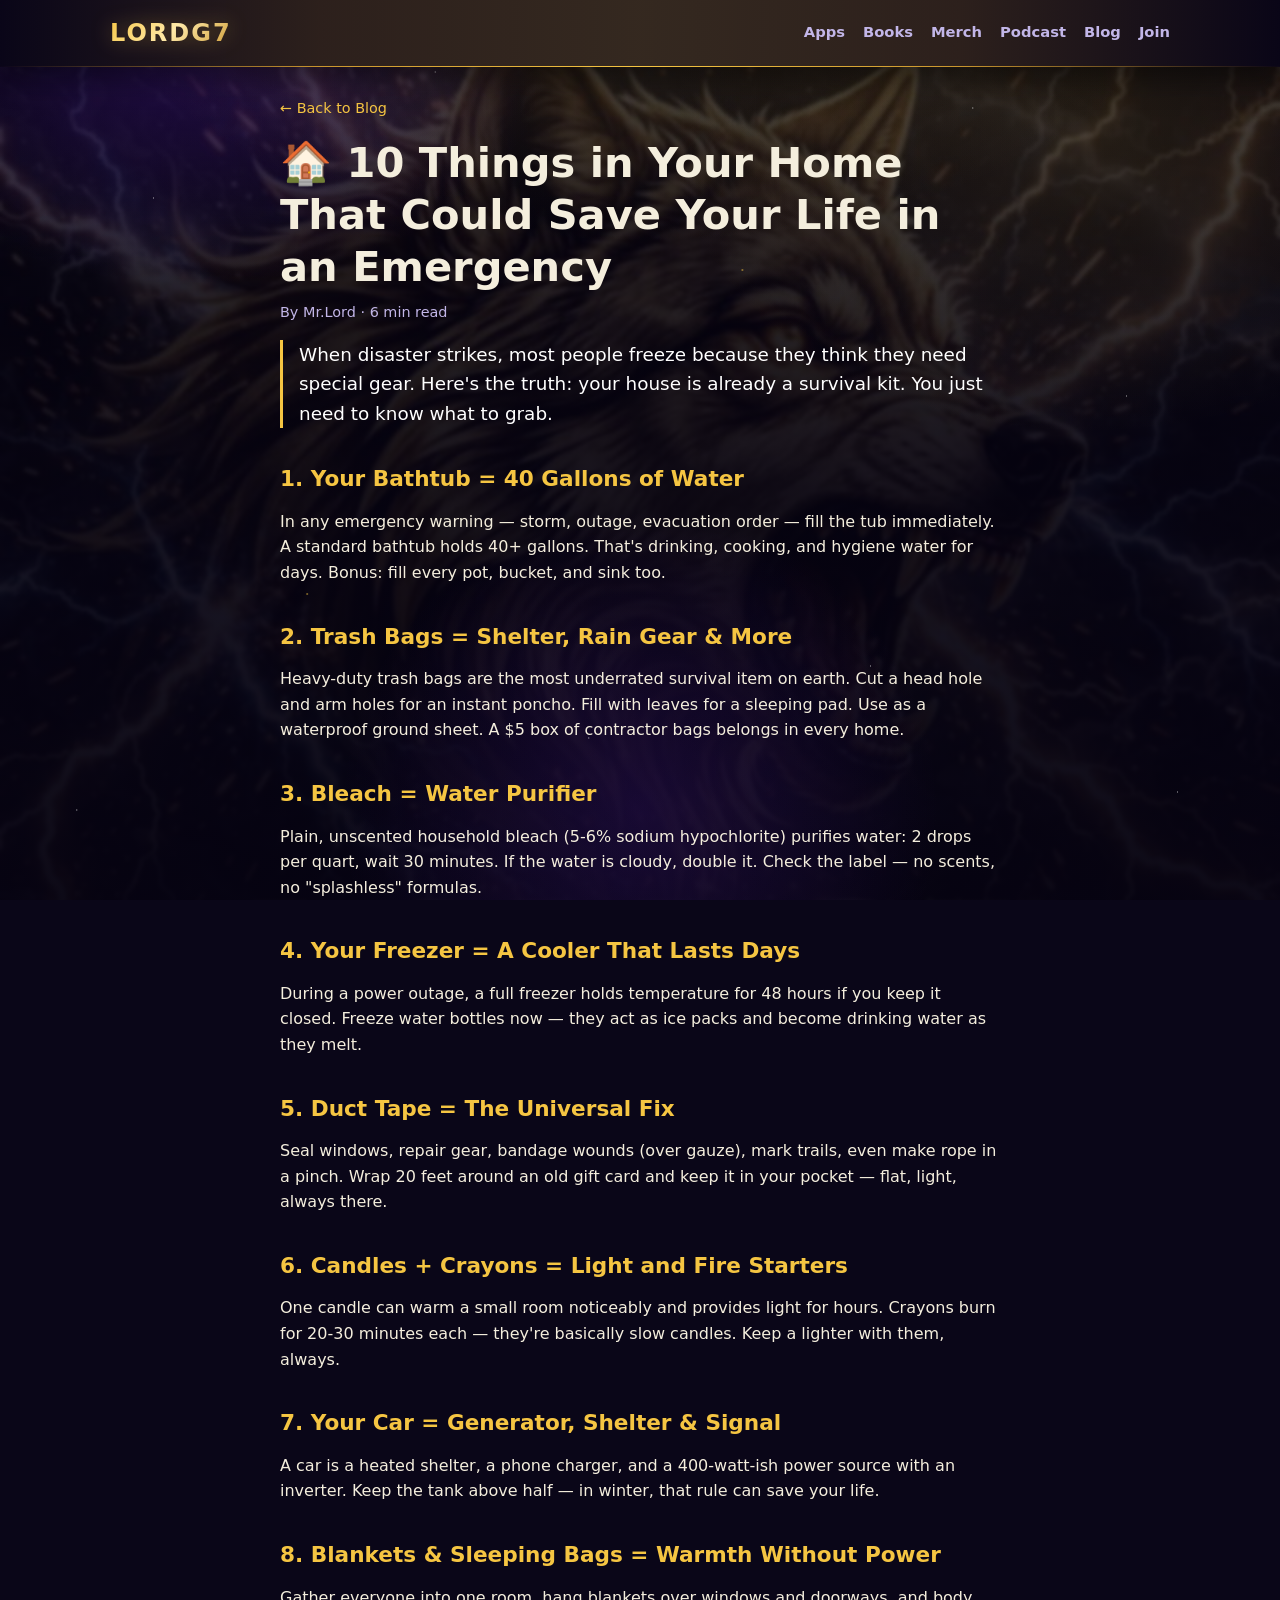
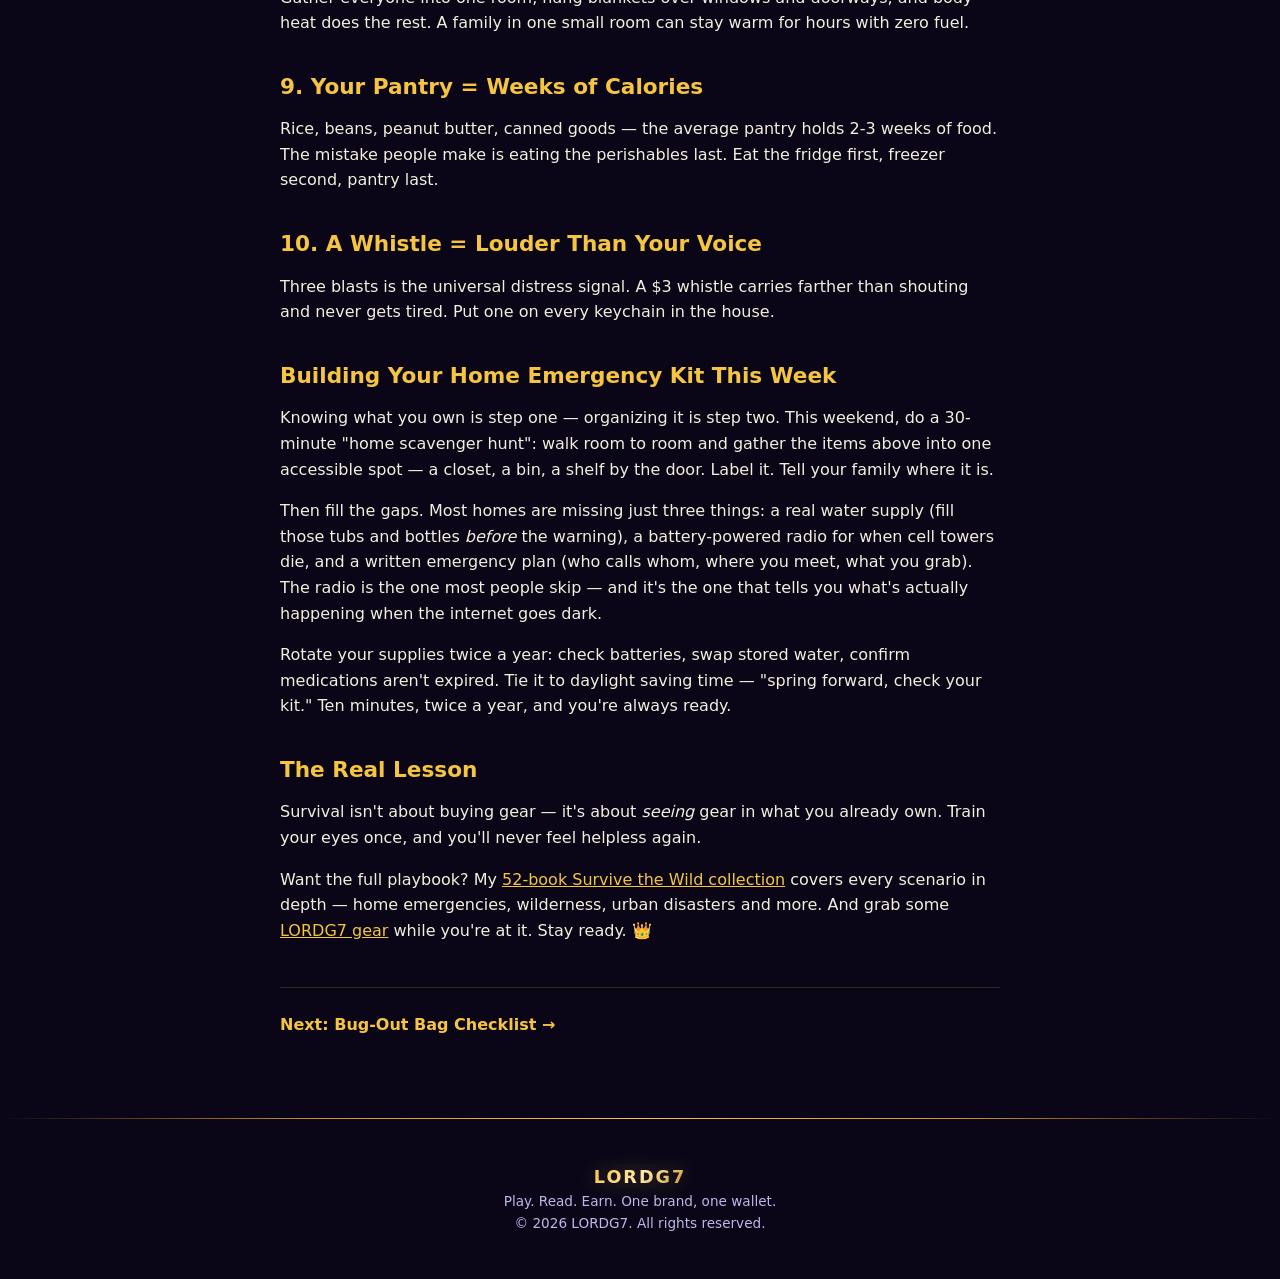
<file: blog/10-home-items-emergency.html>
<!DOCTYPE html>
<html lang="en">
<head>
<meta charset="UTF-8">
<meta name="viewport" content="width=device-width, initial-scale=1.0">
<title>10 Things in Your Home That Could Save Your Life in an Emergency | LORDG7 Blog</title>
<meta name="description" content="You already own survival gear — you just don't know it. 10 everyday household items that can save your life in an emergency, and how to use them.">
<meta name="theme-color" content="#2a0a5e">
<link rel="icon" type="image/png" sizes="192x192" href="../icon-192.png">
<link rel="stylesheet" href="../styles.css">
<script async src="https://pagead2.googlesyndication.com/pagead/js/adsbygoogle.js?client=ca-pub-6644307436356164" crossorigin="anonymous"></script>
</head>
<body>
<div class="stars"></div>

<nav>
  <div class="wrap">
    <a class="brand" href="../">LORDG7</a>
    <div class="navlinks">
      <a href="../#apps">Apps</a>
      <a href="../#books">Books</a>
      <a href="../#merch">Merch</a>
      <a href="../#podcast">Podcast</a>
      <a href="./">Blog</a>
      <a href="../#newsletter">Join</a>
    </div>
  </div>
</nav>

<ins class="adsbygoogle" style="display:block" data-ad-client="ca-pub-6644307436356164" data-ad-slot="auto" data-ad-format="auto" data-full-width-responsive="true"></ins>
<script>(adsbygoogle = window.adsbygoogle || []).push({});</script>

<main class="wrap article">
  <p class="article-crumb"><a href="./">← Back to Blog</a></p>
  <h1>🏠 10 Things in Your Home That Could Save Your Life in an Emergency</h1>
  <p class="article-meta">By Mr.Lord · 6 min read</p>

  <p class="lede">When disaster strikes, most people freeze because they think they need special gear. Here's the truth: your house is already a survival kit. You just need to know what to grab.</p>

  <h2>1. Your Bathtub = 40 Gallons of Water</h2>
  <p>In any emergency warning — storm, outage, evacuation order — fill the tub immediately. A standard bathtub holds 40+ gallons. That's drinking, cooking, and hygiene water for days. Bonus: fill every pot, bucket, and sink too.</p>

  <h2>2. Trash Bags = Shelter, Rain Gear & More</h2>
  <p>Heavy-duty trash bags are the most underrated survival item on earth. Cut a head hole and arm holes for an instant poncho. Fill with leaves for a sleeping pad. Use as a waterproof ground sheet. A $5 box of contractor bags belongs in every home.</p>

  <h2>3. Bleach = Water Purifier</h2>
  <p>Plain, unscented household bleach (5-6% sodium hypochlorite) purifies water: 2 drops per quart, wait 30 minutes. If the water is cloudy, double it. Check the label — no scents, no "splashless" formulas.</p>

  <ins class="adsbygoogle" style="display:block" data-ad-client="ca-pub-6644307436356164" data-ad-slot="auto" data-ad-format="auto" data-full-width-responsive="true"></ins>
<script>(adsbygoogle = window.adsbygoogle || []).push({});</script>

  <h2>4. Your Freezer = A Cooler That Lasts Days</h2>
  <p>During a power outage, a full freezer holds temperature for 48 hours if you keep it closed. Freeze water bottles now — they act as ice packs and become drinking water as they melt.</p>

  <h2>5. Duct Tape = The Universal Fix</h2>
  <p>Seal windows, repair gear, bandage wounds (over gauze), mark trails, even make rope in a pinch. Wrap 20 feet around an old gift card and keep it in your pocket — flat, light, always there.</p>

  <h2>6. Candles + Crayons = Light and Fire Starters</h2>
  <p>One candle can warm a small room noticeably and provides light for hours. Crayons burn for 20-30 minutes each — they're basically slow candles. Keep a lighter with them, always.</p>

  <h2>7. Your Car = Generator, Shelter & Signal</h2>
  <p>A car is a heated shelter, a phone charger, and a 400-watt-ish power source with an inverter. Keep the tank above half — in winter, that rule can save your life.</p>

  <h2>8. Blankets & Sleeping Bags = Warmth Without Power</h2>
  <p>Gather everyone into one room, hang blankets over windows and doorways, and body heat does the rest. A family in one small room can stay warm for hours with zero fuel.</p>

  <h2>9. Your Pantry = Weeks of Calories</h2>
  <p>Rice, beans, peanut butter, canned goods — the average pantry holds 2-3 weeks of food. The mistake people make is eating the perishables last. Eat the fridge first, freezer second, pantry last.</p>

  <h2>10. A Whistle = Louder Than Your Voice</h2>
  <p>Three blasts is the universal distress signal. A $3 whistle carries farther than shouting and never gets tired. Put one on every keychain in the house.</p>

  <h2>Building Your Home Emergency Kit This Week</h2>
  <p>Knowing what you own is step one — organizing it is step two. This weekend, do a 30-minute "home scavenger hunt": walk room to room and gather the items above into one accessible spot — a closet, a bin, a shelf by the door. Label it. Tell your family where it is.</p>
  <p>Then fill the gaps. Most homes are missing just three things: a real water supply (fill those tubs and bottles <em>before</em> the warning), a battery-powered radio for when cell towers die, and a written emergency plan (who calls whom, where you meet, what you grab). The radio is the one most people skip — and it's the one that tells you what's actually happening when the internet goes dark.</p>
  <p>Rotate your supplies twice a year: check batteries, swap stored water, confirm medications aren't expired. Tie it to daylight saving time — "spring forward, check your kit." Ten minutes, twice a year, and you're always ready.</p>

  <h2>The Real Lesson</h2>
  <p>Survival isn't about buying gear — it's about <em>seeing</em> gear in what you already own. Train your eyes once, and you'll never feel helpless again.</p>
  <p>Want the full playbook? My <a href="https://payhip.com/b/iuePk" target="_blank" rel="noopener">52-book Survive the Wild collection</a> covers every scenario in depth — home emergencies, wilderness, urban disasters and more. And grab some <a href="https://app.amazecommerce.com/shop/lordg7" target="_blank" rel="noopener">LORDG7 gear</a> while you're at it. Stay ready. 👑</p>

  <div class="article-nav">
    <a href="bug-out-bag-checklist.html">Next: Bug-Out Bag Checklist →</a>
  </div>
</main>

<ins class="adsbygoogle" style="display:block" data-ad-client="ca-pub-6644307436356164" data-ad-slot="auto" data-ad-format="auto" data-full-width-responsive="true"></ins>
<script>(adsbygoogle = window.adsbygoogle || []).push({});</script>

<footer>
  <div class="wrap">
    <a class="brand" href="../">LORDG7</a>
    <p>Play. Read. Earn. One brand, one wallet.<br>© 2026 LORDG7. All rights reserved.</p>
  </div>
</footer>

</body>
</html>
</file>
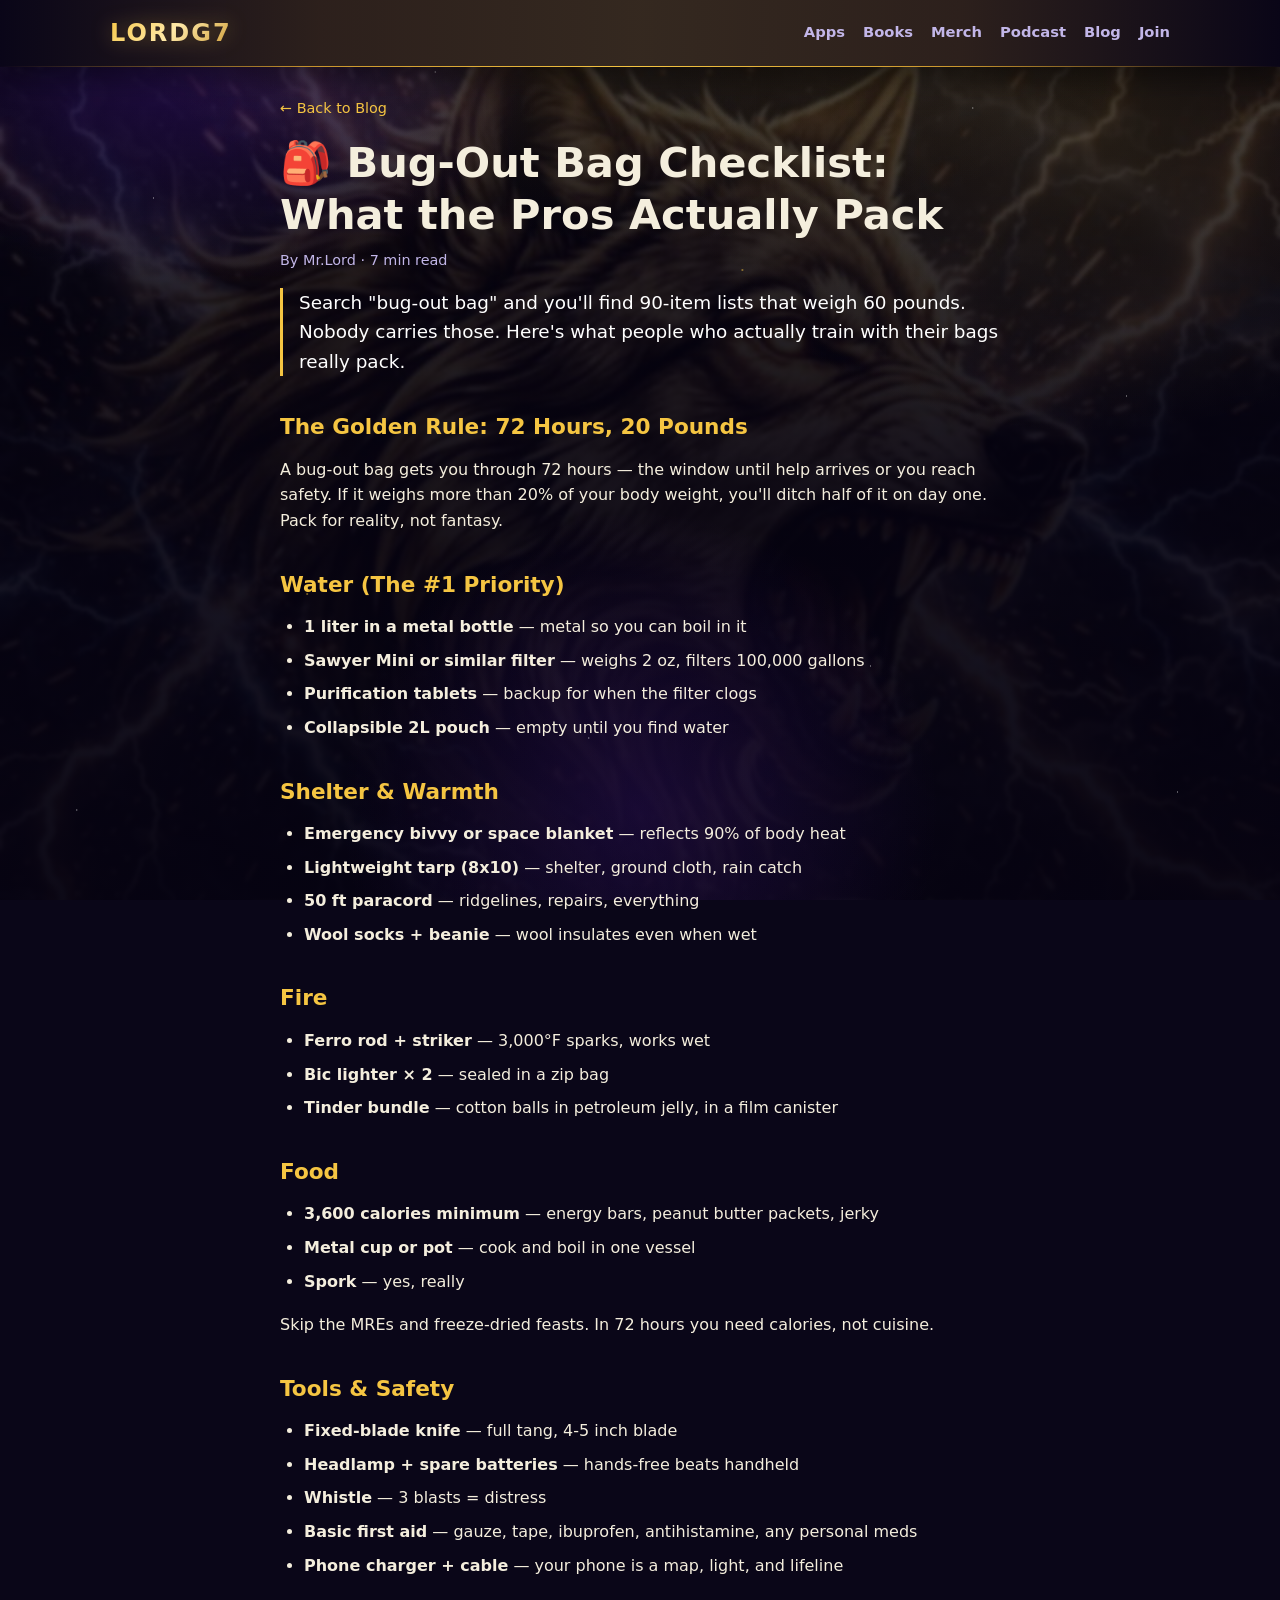
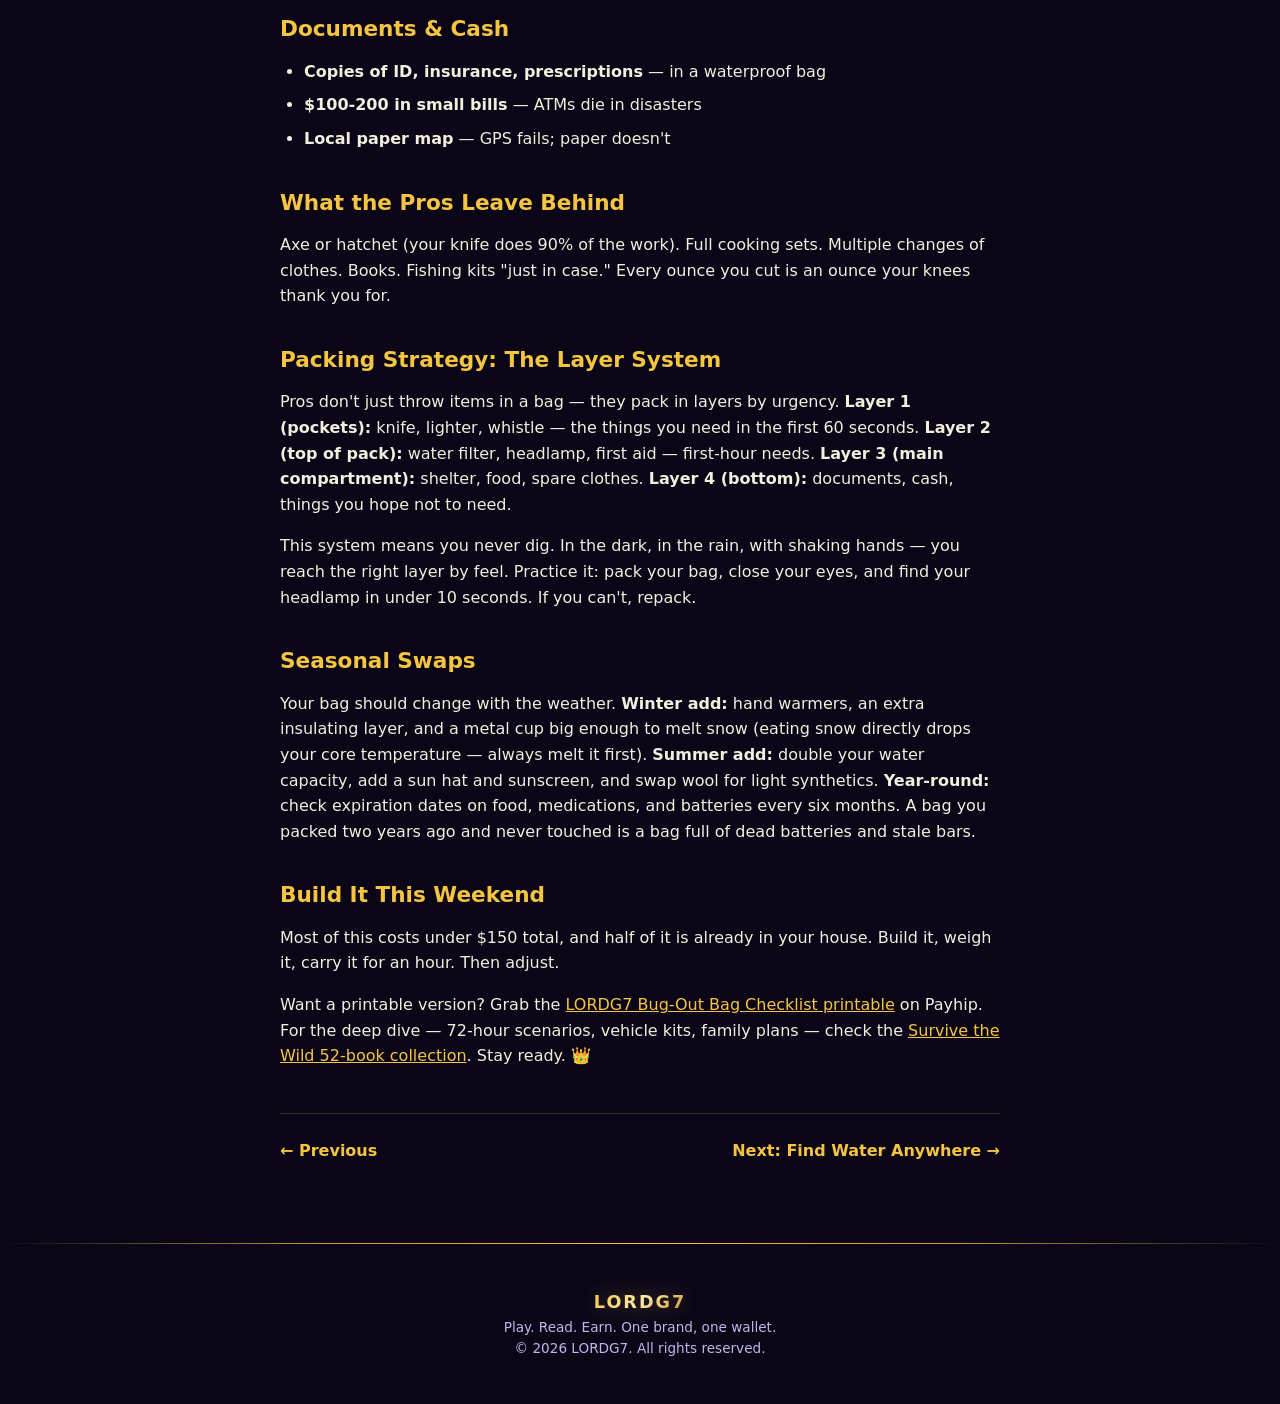
<file: blog/bug-out-bag-checklist.html>
<!DOCTYPE html>
<html lang="en">
<head>
<meta charset="UTF-8">
<meta name="viewport" content="width=device-width, initial-scale=1.0">
<title>Bug-Out Bag Checklist: What the Pros Actually Pack | LORDG7 Blog</title>
<meta name="description" content="Forget 90-item fantasy lists. Here's what experienced preppers really pack in a bug-out bag — and what they leave behind. The practical BOB checklist.">
<meta name="theme-color" content="#2a0a5e">
<link rel="icon" type="image/png" sizes="192x192" href="../icon-192.png">
<link rel="stylesheet" href="../styles.css">
<script async src="https://pagead2.googlesyndication.com/pagead/js/adsbygoogle.js?client=ca-pub-6644307436356164" crossorigin="anonymous"></script>
</head>
<body>
<div class="stars"></div>

<nav>
  <div class="wrap">
    <a class="brand" href="../">LORDG7</a>
    <div class="navlinks">
      <a href="../#apps">Apps</a>
      <a href="../#books">Books</a>
      <a href="../#merch">Merch</a>
      <a href="../#podcast">Podcast</a>
      <a href="./">Blog</a>
      <a href="../#newsletter">Join</a>
    </div>
  </div>
</nav>

<ins class="adsbygoogle" style="display:block" data-ad-client="ca-pub-6644307436356164" data-ad-slot="auto" data-ad-format="auto" data-full-width-responsive="true"></ins>
<script>(adsbygoogle = window.adsbygoogle || []).push({});</script>

<main class="wrap article">
  <p class="article-crumb"><a href="./">← Back to Blog</a></p>
  <h1>🎒 Bug-Out Bag Checklist: What the Pros Actually Pack</h1>
  <p class="article-meta">By Mr.Lord · 7 min read</p>

  <p class="lede">Search "bug-out bag" and you'll find 90-item lists that weigh 60 pounds. Nobody carries those. Here's what people who actually train with their bags really pack.</p>

  <h2>The Golden Rule: 72 Hours, 20 Pounds</h2>
  <p>A bug-out bag gets you through 72 hours — the window until help arrives or you reach safety. If it weighs more than 20% of your body weight, you'll ditch half of it on day one. Pack for reality, not fantasy.</p>

  <h2>Water (The #1 Priority)</h2>
  <ul>
    <li><strong>1 liter in a metal bottle</strong> — metal so you can boil in it</li>
    <li><strong>Sawyer Mini or similar filter</strong> — weighs 2 oz, filters 100,000 gallons</li>
    <li><strong>Purification tablets</strong> — backup for when the filter clogs</li>
    <li><strong>Collapsible 2L pouch</strong> — empty until you find water</li>
  </ul>

  <h2>Shelter & Warmth</h2>
  <ul>
    <li><strong>Emergency bivvy or space blanket</strong> — reflects 90% of body heat</li>
    <li><strong>Lightweight tarp (8x10)</strong> — shelter, ground cloth, rain catch</li>
    <li><strong>50 ft paracord</strong> — ridgelines, repairs, everything</li>
    <li><strong>Wool socks + beanie</strong> — wool insulates even when wet</li>
  </ul>

  <ins class="adsbygoogle" style="display:block" data-ad-client="ca-pub-6644307436356164" data-ad-slot="auto" data-ad-format="auto" data-full-width-responsive="true"></ins>
<script>(adsbygoogle = window.adsbygoogle || []).push({});</script>

  <h2>Fire</h2>
  <ul>
    <li><strong>Ferro rod + striker</strong> — 3,000°F sparks, works wet</li>
    <li><strong>Bic lighter × 2</strong> — sealed in a zip bag</li>
    <li><strong>Tinder bundle</strong> — cotton balls in petroleum jelly, in a film canister</li>
  </ul>

  <h2>Food</h2>
  <ul>
    <li><strong>3,600 calories minimum</strong> — energy bars, peanut butter packets, jerky</li>
    <li><strong>Metal cup or pot</strong> — cook and boil in one vessel</li>
    <li><strong>Spork</strong> — yes, really</li>
  </ul>
  <p>Skip the MREs and freeze-dried feasts. In 72 hours you need calories, not cuisine.</p>

  <h2>Tools & Safety</h2>
  <ul>
    <li><strong>Fixed-blade knife</strong> — full tang, 4-5 inch blade</li>
    <li><strong>Headlamp + spare batteries</strong> — hands-free beats handheld</li>
    <li><strong>Whistle</strong> — 3 blasts = distress</li>
    <li><strong>Basic first aid</strong> — gauze, tape, ibuprofen, antihistamine, any personal meds</li>
    <li><strong>Phone charger + cable</strong> — your phone is a map, light, and lifeline</li>
  </ul>

  <h2>Documents & Cash</h2>
  <ul>
    <li><strong>Copies of ID, insurance, prescriptions</strong> — in a waterproof bag</li>
    <li><strong>$100-200 in small bills</strong> — ATMs die in disasters</li>
    <li><strong>Local paper map</strong> — GPS fails; paper doesn't</li>
  </ul>

  <h2>What the Pros Leave Behind</h2>
  <p>Axe or hatchet (your knife does 90% of the work). Full cooking sets. Multiple changes of clothes. Books. Fishing kits "just in case." Every ounce you cut is an ounce your knees thank you for.</p>

  <h2>Packing Strategy: The Layer System</h2>
  <p>Pros don't just throw items in a bag — they pack in layers by urgency. <strong>Layer 1 (pockets):</strong> knife, lighter, whistle — the things you need in the first 60 seconds. <strong>Layer 2 (top of pack):</strong> water filter, headlamp, first aid — first-hour needs. <strong>Layer 3 (main compartment):</strong> shelter, food, spare clothes. <strong>Layer 4 (bottom):</strong> documents, cash, things you hope not to need.</p>
  <p>This system means you never dig. In the dark, in the rain, with shaking hands — you reach the right layer by feel. Practice it: pack your bag, close your eyes, and find your headlamp in under 10 seconds. If you can't, repack.</p>

  <h2>Seasonal Swaps</h2>
  <p>Your bag should change with the weather. <strong>Winter add:</strong> hand warmers, an extra insulating layer, and a metal cup big enough to melt snow (eating snow directly drops your core temperature — always melt it first). <strong>Summer add:</strong> double your water capacity, add a sun hat and sunscreen, and swap wool for light synthetics. <strong>Year-round:</strong> check expiration dates on food, medications, and batteries every six months. A bag you packed two years ago and never touched is a bag full of dead batteries and stale bars.</p>

  <h2>Build It This Weekend</h2>
  <p>Most of this costs under $150 total, and half of it is already in your house. Build it, weigh it, carry it for an hour. Then adjust.</p>
  <p>Want a printable version? Grab the <a href="https://payhip.com" target="_blank" rel="noopener">LORDG7 Bug-Out Bag Checklist printable</a> on Payhip. For the deep dive — 72-hour scenarios, vehicle kits, family plans — check the <a href="https://payhip.com/b/iuePk" target="_blank" rel="noopener">Survive the Wild 52-book collection</a>. Stay ready. 👑</p>

  <div class="article-nav">
    <a href="10-home-items-emergency.html">← Previous</a>
    <a href="find-water-anywhere.html">Next: Find Water Anywhere →</a>
  </div>
</main>

<ins class="adsbygoogle" style="display:block" data-ad-client="ca-pub-6644307436356164" data-ad-slot="auto" data-ad-format="auto" data-full-width-responsive="true"></ins>
<script>(adsbygoogle = window.adsbygoogle || []).push({});</script>

<footer>
  <div class="wrap">
    <a class="brand" href="../">LORDG7</a>
    <p>Play. Read. Earn. One brand, one wallet.<br>© 2026 LORDG7. All rights reserved.</p>
  </div>
</footer>

</body>
</html>
</file>
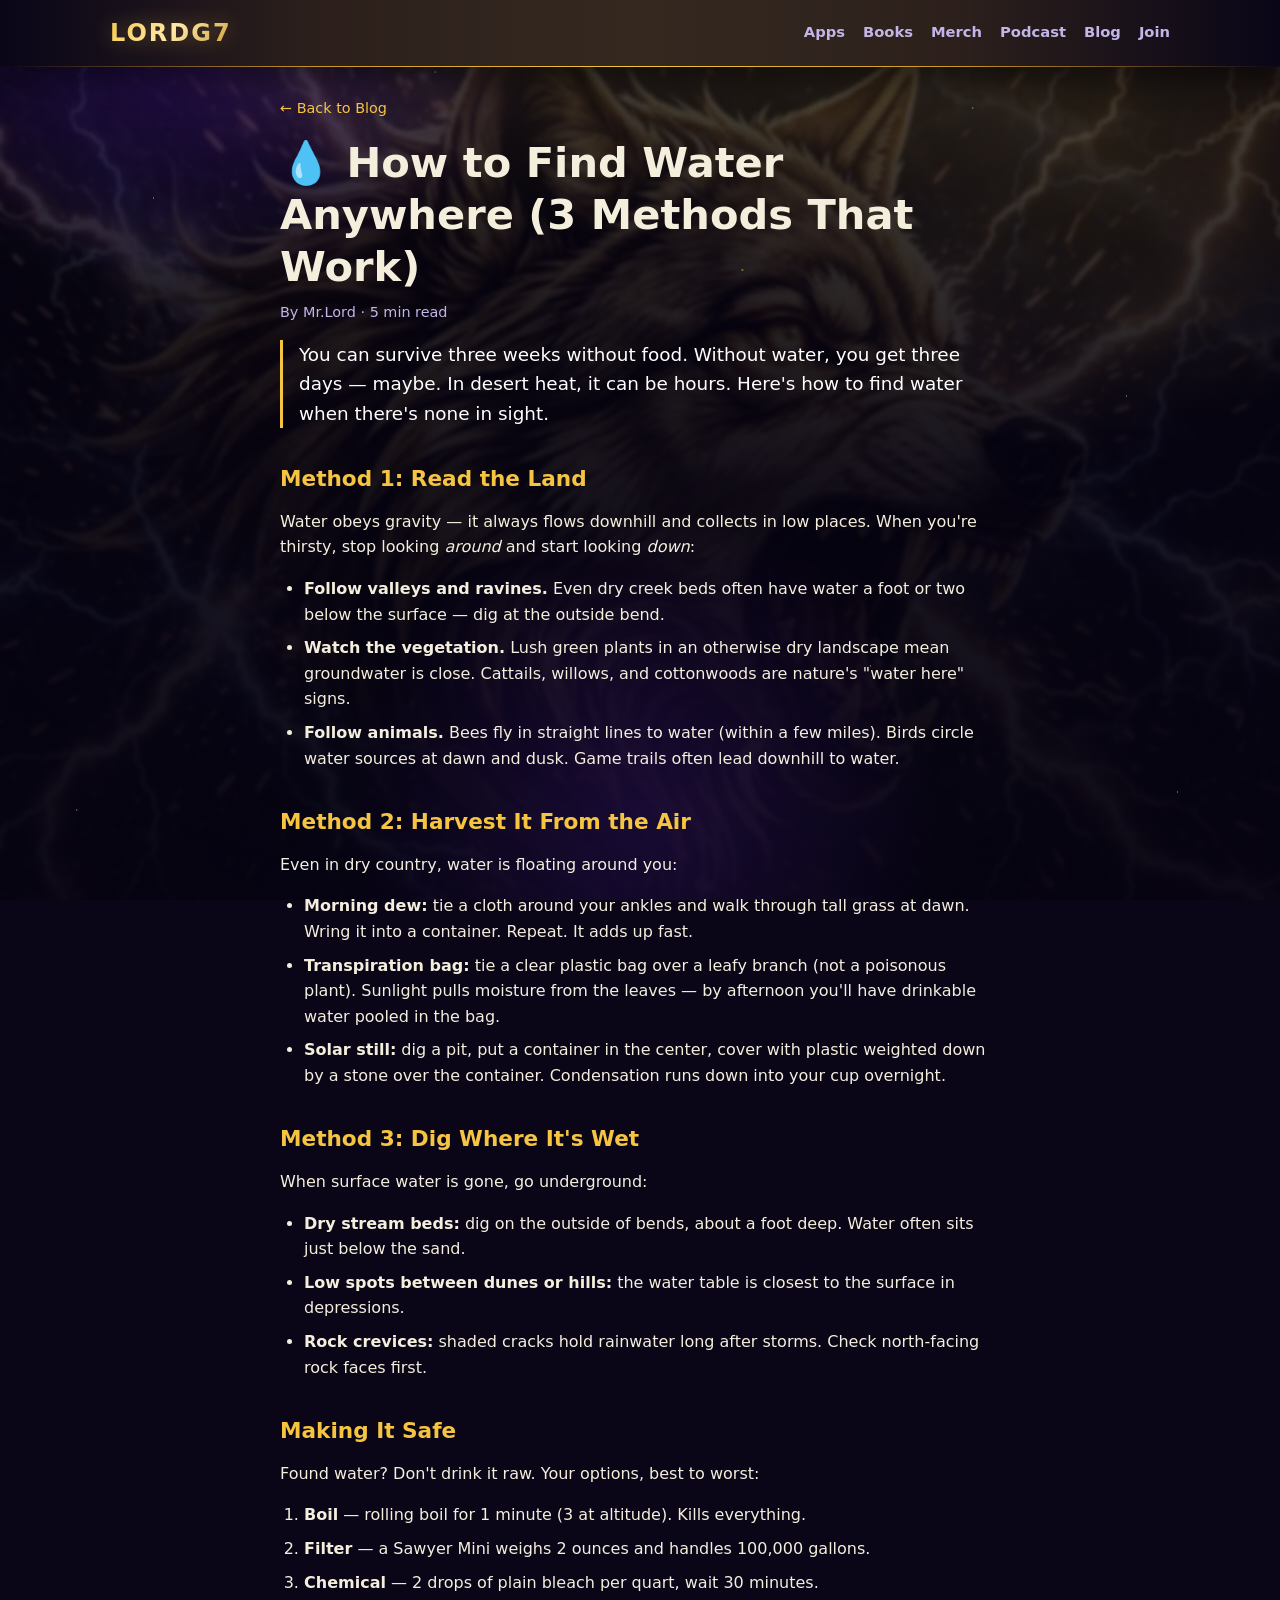
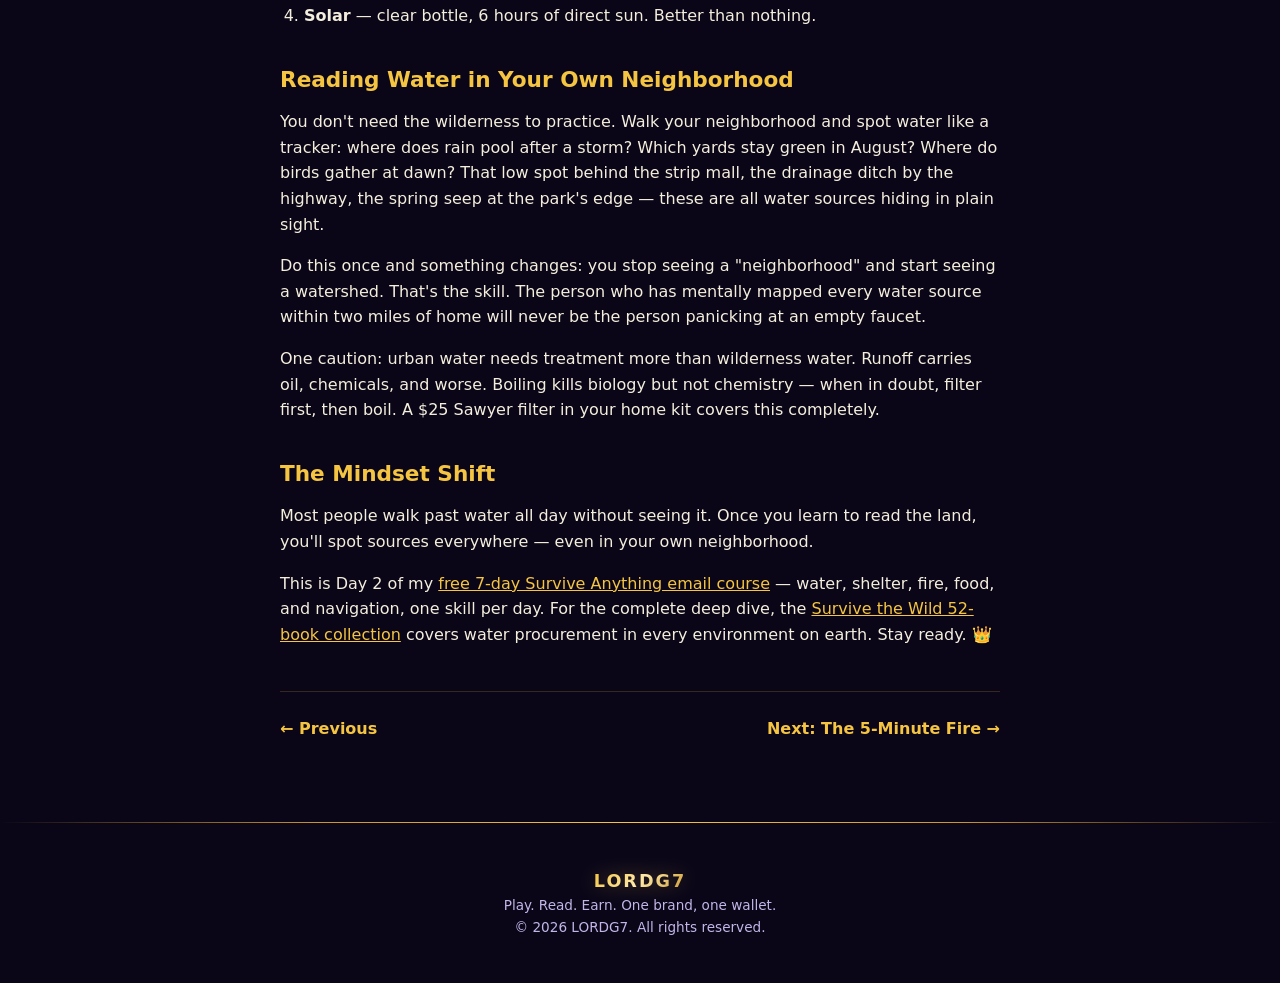
<file: blog/find-water-anywhere.html>
<!DOCTYPE html>
<html lang="en">
<head>
<meta charset="UTF-8">
<meta name="viewport" content="width=device-width, initial-scale=1.0">
<title>How to Find Water Anywhere (3 Methods That Work) | LORDG7 Blog</title>
<meta name="description" content="Dehydration kills faster than hunger. Learn 3 field-tested methods to find water in the wild — plus how to make it safe to drink.">
<meta name="theme-color" content="#2a0a5e">
<link rel="icon" type="image/png" sizes="192x192" href="../icon-192.png">
<link rel="stylesheet" href="../styles.css">
<script async src="https://pagead2.googlesyndication.com/pagead/js/adsbygoogle.js?client=ca-pub-6644307436356164" crossorigin="anonymous"></script>
</head>
<body>
<div class="stars"></div>

<nav>
  <div class="wrap">
    <a class="brand" href="../">LORDG7</a>
    <div class="navlinks">
      <a href="../#apps">Apps</a>
      <a href="../#books">Books</a>
      <a href="../#merch">Merch</a>
      <a href="../#podcast">Podcast</a>
      <a href="./">Blog</a>
      <a href="../#newsletter">Join</a>
    </div>
  </div>
</nav>

<ins class="adsbygoogle" style="display:block" data-ad-client="ca-pub-6644307436356164" data-ad-slot="auto" data-ad-format="auto" data-full-width-responsive="true"></ins>
<script>(adsbygoogle = window.adsbygoogle || []).push({});</script>

<main class="wrap article">
  <p class="article-crumb"><a href="./">← Back to Blog</a></p>
  <h1>💧 How to Find Water Anywhere (3 Methods That Work)</h1>
  <p class="article-meta">By Mr.Lord · 5 min read</p>

  <p class="lede">You can survive three weeks without food. Without water, you get three days — maybe. In desert heat, it can be hours. Here's how to find water when there's none in sight.</p>

  <h2>Method 1: Read the Land</h2>
  <p>Water obeys gravity — it always flows downhill and collects in low places. When you're thirsty, stop looking <em>around</em> and start looking <em>down</em>:</p>
  <ul>
    <li><strong>Follow valleys and ravines.</strong> Even dry creek beds often have water a foot or two below the surface — dig at the outside bend.</li>
    <li><strong>Watch the vegetation.</strong> Lush green plants in an otherwise dry landscape mean groundwater is close. Cattails, willows, and cottonwoods are nature's "water here" signs.</li>
    <li><strong>Follow animals.</strong> Bees fly in straight lines to water (within a few miles). Birds circle water sources at dawn and dusk. Game trails often lead downhill to water.</li>
  </ul>

  <h2>Method 2: Harvest It From the Air</h2>
  <p>Even in dry country, water is floating around you:</p>
  <ul>
    <li><strong>Morning dew:</strong> tie a cloth around your ankles and walk through tall grass at dawn. Wring it into a container. Repeat. It adds up fast.</li>
    <li><strong>Transpiration bag:</strong> tie a clear plastic bag over a leafy branch (not a poisonous plant). Sunlight pulls moisture from the leaves — by afternoon you'll have drinkable water pooled in the bag.</li>
    <li><strong>Solar still:</strong> dig a pit, put a container in the center, cover with plastic weighted down by a stone over the container. Condensation runs down into your cup overnight.</li>
  </ul>

  <ins class="adsbygoogle" style="display:block" data-ad-client="ca-pub-6644307436356164" data-ad-slot="auto" data-ad-format="auto" data-full-width-responsive="true"></ins>
<script>(adsbygoogle = window.adsbygoogle || []).push({});</script>

  <h2>Method 3: Dig Where It's Wet</h2>
  <p>When surface water is gone, go underground:</p>
  <ul>
    <li><strong>Dry stream beds:</strong> dig on the outside of bends, about a foot deep. Water often sits just below the sand.</li>
    <li><strong>Low spots between dunes or hills:</strong> the water table is closest to the surface in depressions.</li>
    <li><strong>Rock crevices:</strong> shaded cracks hold rainwater long after storms. Check north-facing rock faces first.</li>
  </ul>

  <h2>Making It Safe</h2>
  <p>Found water? Don't drink it raw. Your options, best to worst:</p>
  <ol>
    <li><strong>Boil</strong> — rolling boil for 1 minute (3 at altitude). Kills everything.</li>
    <li><strong>Filter</strong> — a Sawyer Mini weighs 2 ounces and handles 100,000 gallons.</li>
    <li><strong>Chemical</strong> — 2 drops of plain bleach per quart, wait 30 minutes.</li>
    <li><strong>Solar</strong> — clear bottle, 6 hours of direct sun. Better than nothing.</li>
  </ol>

  <h2>Reading Water in Your Own Neighborhood</h2>
  <p>You don't need the wilderness to practice. Walk your neighborhood and spot water like a tracker: where does rain pool after a storm? Which yards stay green in August? Where do birds gather at dawn? That low spot behind the strip mall, the drainage ditch by the highway, the spring seep at the park's edge — these are all water sources hiding in plain sight.</p>
  <p>Do this once and something changes: you stop seeing a "neighborhood" and start seeing a watershed. That's the skill. The person who has mentally mapped every water source within two miles of home will never be the person panicking at an empty faucet.</p>
  <p>One caution: urban water needs treatment more than wilderness water. Runoff carries oil, chemicals, and worse. Boiling kills biology but not chemistry — when in doubt, filter first, then boil. A $25 Sawyer filter in your home kit covers this completely.</p>

  <h2>The Mindset Shift</h2>
  <p>Most people walk past water all day without seeing it. Once you learn to read the land, you'll spot sources everywhere — even in your own neighborhood.</p>
  <p>This is Day 2 of my <a href="../#newsletter">free 7-day Survive Anything email course</a> — water, shelter, fire, food, and navigation, one skill per day. For the complete deep dive, the <a href="https://payhip.com/b/iuePk" target="_blank" rel="noopener">Survive the Wild 52-book collection</a> covers water procurement in every environment on earth. Stay ready. 👑</p>

  <div class="article-nav">
    <a href="bug-out-bag-checklist.html">← Previous</a>
    <a href="five-minute-fire.html">Next: The 5-Minute Fire →</a>
  </div>
</main>

<ins class="adsbygoogle" style="display:block" data-ad-client="ca-pub-6644307436356164" data-ad-slot="auto" data-ad-format="auto" data-full-width-responsive="true"></ins>
<script>(adsbygoogle = window.adsbygoogle || []).push({});</script>

<footer>
  <div class="wrap">
    <a class="brand" href="../">LORDG7</a>
    <p>Play. Read. Earn. One brand, one wallet.<br>© 2026 LORDG7. All rights reserved.</p>
  </div>
</footer>

</body>
</html>
</file>
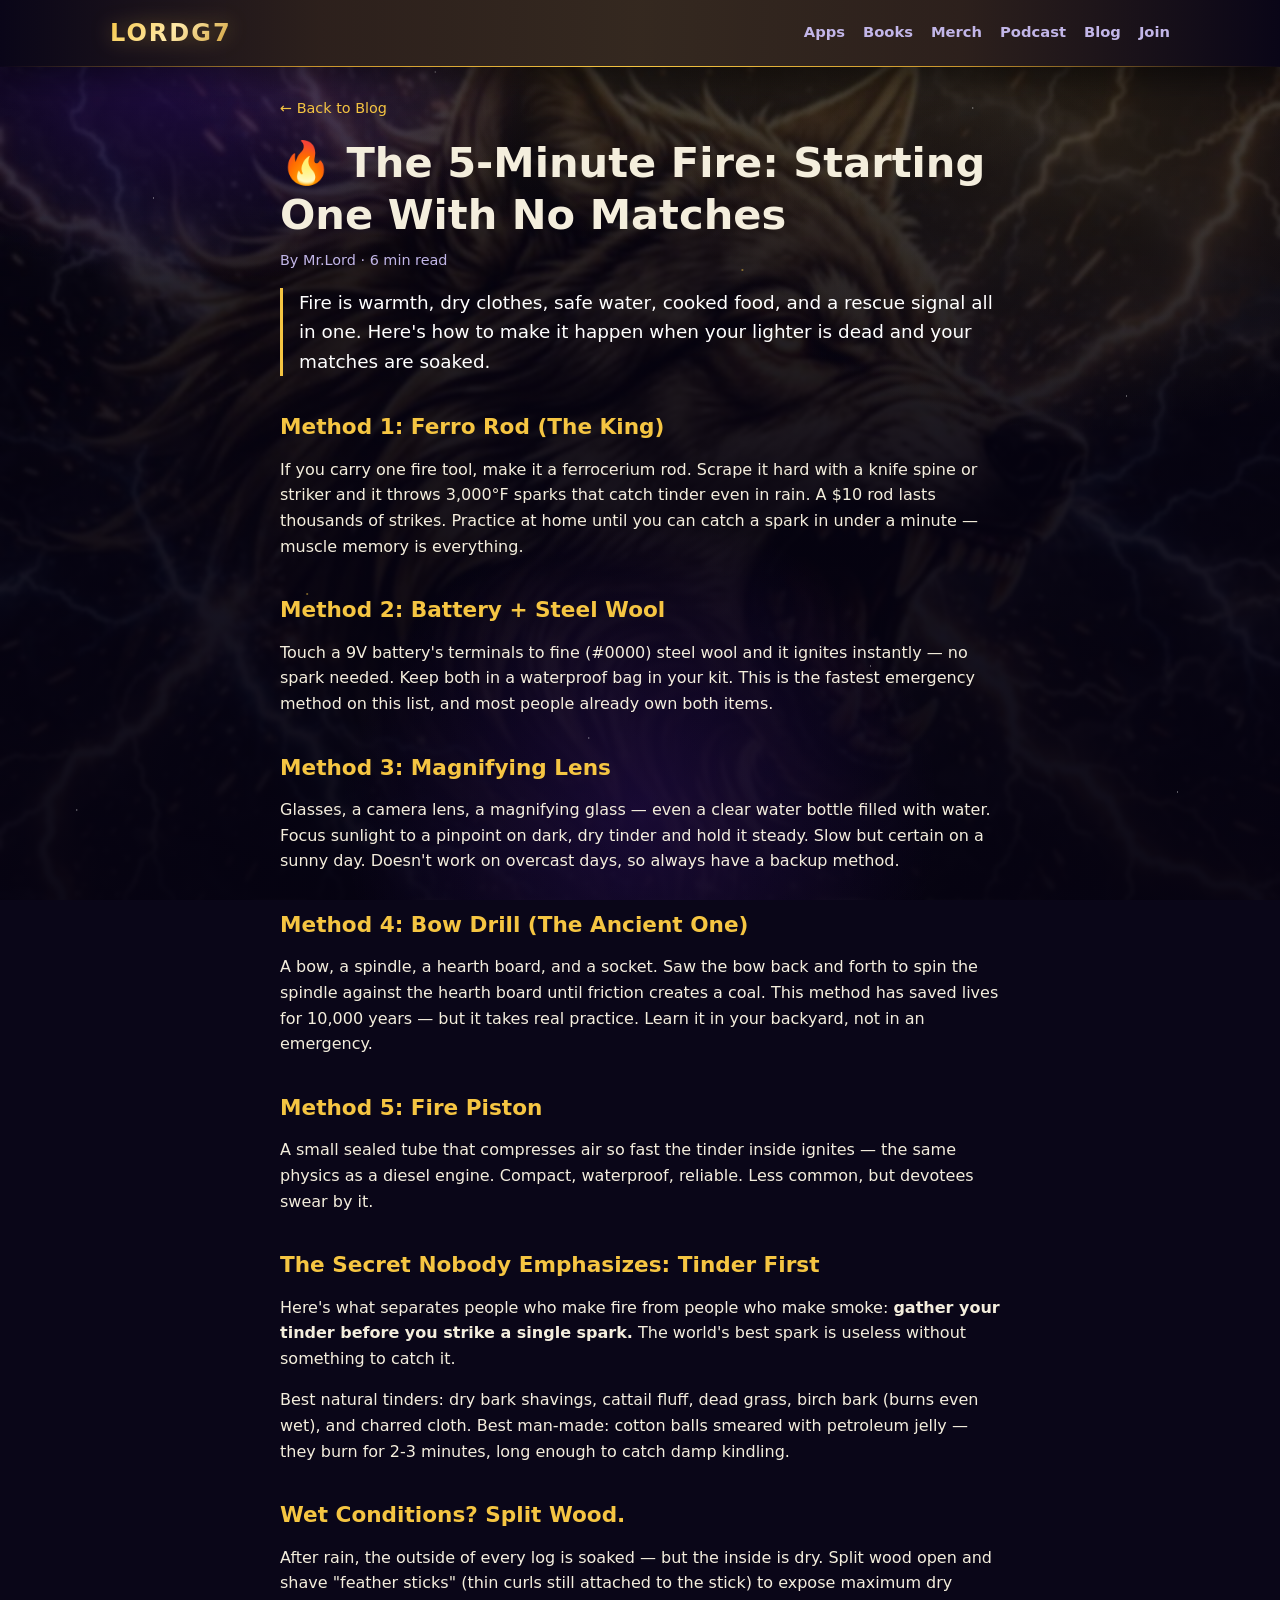
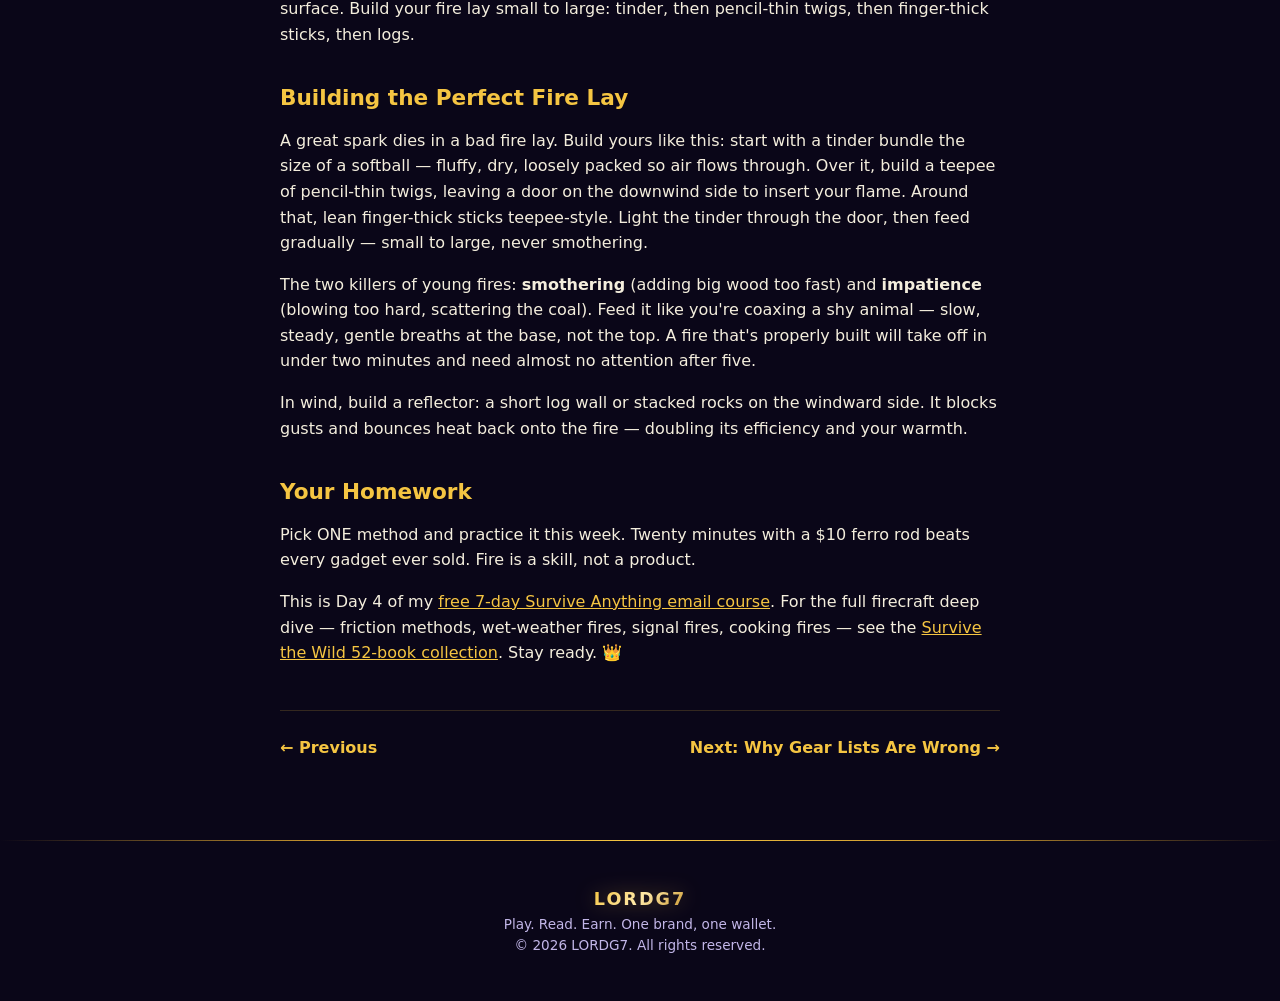
<file: blog/five-minute-fire.html>
<!DOCTYPE html>
<html lang="en">
<head>
<meta charset="UTF-8">
<meta name="viewport" content="width=device-width, initial-scale=1.0">
<title>The 5-Minute Fire: Starting One With No Matches | LORDG7 Blog</title>
<meta name="description" content="No lighter? No matches? No problem. Five field-tested ways to start a fire with what you have — including the tinder secret that makes or breaks it.">
<meta name="theme-color" content="#2a0a5e">
<link rel="icon" type="image/png" sizes="192x192" href="../icon-192.png">
<link rel="stylesheet" href="../styles.css">
<script async src="https://pagead2.googlesyndication.com/pagead/js/adsbygoogle.js?client=ca-pub-6644307436356164" crossorigin="anonymous"></script>
</head>
<body>
<div class="stars"></div>

<nav>
  <div class="wrap">
    <a class="brand" href="../">LORDG7</a>
    <div class="navlinks">
      <a href="../#apps">Apps</a>
      <a href="../#books">Books</a>
      <a href="../#merch">Merch</a>
      <a href="../#podcast">Podcast</a>
      <a href="./">Blog</a>
      <a href="../#newsletter">Join</a>
    </div>
  </div>
</nav>

<ins class="adsbygoogle" style="display:block" data-ad-client="ca-pub-6644307436356164" data-ad-slot="auto" data-ad-format="auto" data-full-width-responsive="true"></ins>
<script>(adsbygoogle = window.adsbygoogle || []).push({});</script>

<main class="wrap article">
  <p class="article-crumb"><a href="./">← Back to Blog</a></p>
  <h1>🔥 The 5-Minute Fire: Starting One With No Matches</h1>
  <p class="article-meta">By Mr.Lord · 6 min read</p>

  <p class="lede">Fire is warmth, dry clothes, safe water, cooked food, and a rescue signal all in one. Here's how to make it happen when your lighter is dead and your matches are soaked.</p>

  <h2>Method 1: Ferro Rod (The King)</h2>
  <p>If you carry one fire tool, make it a ferrocerium rod. Scrape it hard with a knife spine or striker and it throws 3,000°F sparks that catch tinder even in rain. A $10 rod lasts thousands of strikes. Practice at home until you can catch a spark in under a minute — muscle memory is everything.</p>

  <h2>Method 2: Battery + Steel Wool</h2>
  <p>Touch a 9V battery's terminals to fine (#0000) steel wool and it ignites instantly — no spark needed. Keep both in a waterproof bag in your kit. This is the fastest emergency method on this list, and most people already own both items.</p>

  <ins class="adsbygoogle" style="display:block" data-ad-client="ca-pub-6644307436356164" data-ad-slot="auto" data-ad-format="auto" data-full-width-responsive="true"></ins>
<script>(adsbygoogle = window.adsbygoogle || []).push({});</script>

  <h2>Method 3: Magnifying Lens</h2>
  <p>Glasses, a camera lens, a magnifying glass — even a clear water bottle filled with water. Focus sunlight to a pinpoint on dark, dry tinder and hold it steady. Slow but certain on a sunny day. Doesn't work on overcast days, so always have a backup method.</p>

  <h2>Method 4: Bow Drill (The Ancient One)</h2>
  <p>A bow, a spindle, a hearth board, and a socket. Saw the bow back and forth to spin the spindle against the hearth board until friction creates a coal. This method has saved lives for 10,000 years — but it takes real practice. Learn it in your backyard, not in an emergency.</p>

  <h2>Method 5: Fire Piston</h2>
  <p>A small sealed tube that compresses air so fast the tinder inside ignites — the same physics as a diesel engine. Compact, waterproof, reliable. Less common, but devotees swear by it.</p>

  <h2>The Secret Nobody Emphasizes: Tinder First</h2>
  <p>Here's what separates people who make fire from people who make smoke: <strong>gather your tinder before you strike a single spark.</strong> The world's best spark is useless without something to catch it.</p>
  <p>Best natural tinders: dry bark shavings, cattail fluff, dead grass, birch bark (burns even wet), and charred cloth. Best man-made: cotton balls smeared with petroleum jelly — they burn for 2-3 minutes, long enough to catch damp kindling.</p>

  <h2>Wet Conditions? Split Wood.</h2>
  <p>After rain, the outside of every log is soaked — but the inside is dry. Split wood open and shave "feather sticks" (thin curls still attached to the stick) to expose maximum dry surface. Build your fire lay small to large: tinder, then pencil-thin twigs, then finger-thick sticks, then logs.</p>

  <h2>Building the Perfect Fire Lay</h2>
  <p>A great spark dies in a bad fire lay. Build yours like this: start with a tinder bundle the size of a softball — fluffy, dry, loosely packed so air flows through. Over it, build a teepee of pencil-thin twigs, leaving a door on the downwind side to insert your flame. Around that, lean finger-thick sticks teepee-style. Light the tinder through the door, then feed gradually — small to large, never smothering.</p>
  <p>The two killers of young fires: <strong>smothering</strong> (adding big wood too fast) and <strong>impatience</strong> (blowing too hard, scattering the coal). Feed it like you're coaxing a shy animal — slow, steady, gentle breaths at the base, not the top. A fire that's properly built will take off in under two minutes and need almost no attention after five.</p>
  <p>In wind, build a reflector: a short log wall or stacked rocks on the windward side. It blocks gusts and bounces heat back onto the fire — doubling its efficiency and your warmth.</p>

  <h2>Your Homework</h2>
  <p>Pick ONE method and practice it this week. Twenty minutes with a $10 ferro rod beats every gadget ever sold. Fire is a skill, not a product.</p>
  <p>This is Day 4 of my <a href="../#newsletter">free 7-day Survive Anything email course</a>. For the full firecraft deep dive — friction methods, wet-weather fires, signal fires, cooking fires — see the <a href="https://payhip.com/b/iuePk" target="_blank" rel="noopener">Survive the Wild 52-book collection</a>. Stay ready. 👑</p>

  <div class="article-nav">
    <a href="find-water-anywhere.html">← Previous</a>
    <a href="survival-gear-lists-wrong.html">Next: Why Gear Lists Are Wrong →</a>
  </div>
</main>

<ins class="adsbygoogle" style="display:block" data-ad-client="ca-pub-6644307436356164" data-ad-slot="auto" data-ad-format="auto" data-full-width-responsive="true"></ins>
<script>(adsbygoogle = window.adsbygoogle || []).push({});</script>

<footer>
  <div class="wrap">
    <a class="brand" href="../">LORDG7</a>
    <p>Play. Read. Earn. One brand, one wallet.<br>© 2026 LORDG7. All rights reserved.</p>
  </div>
</footer>

</body>
</html>
</file>
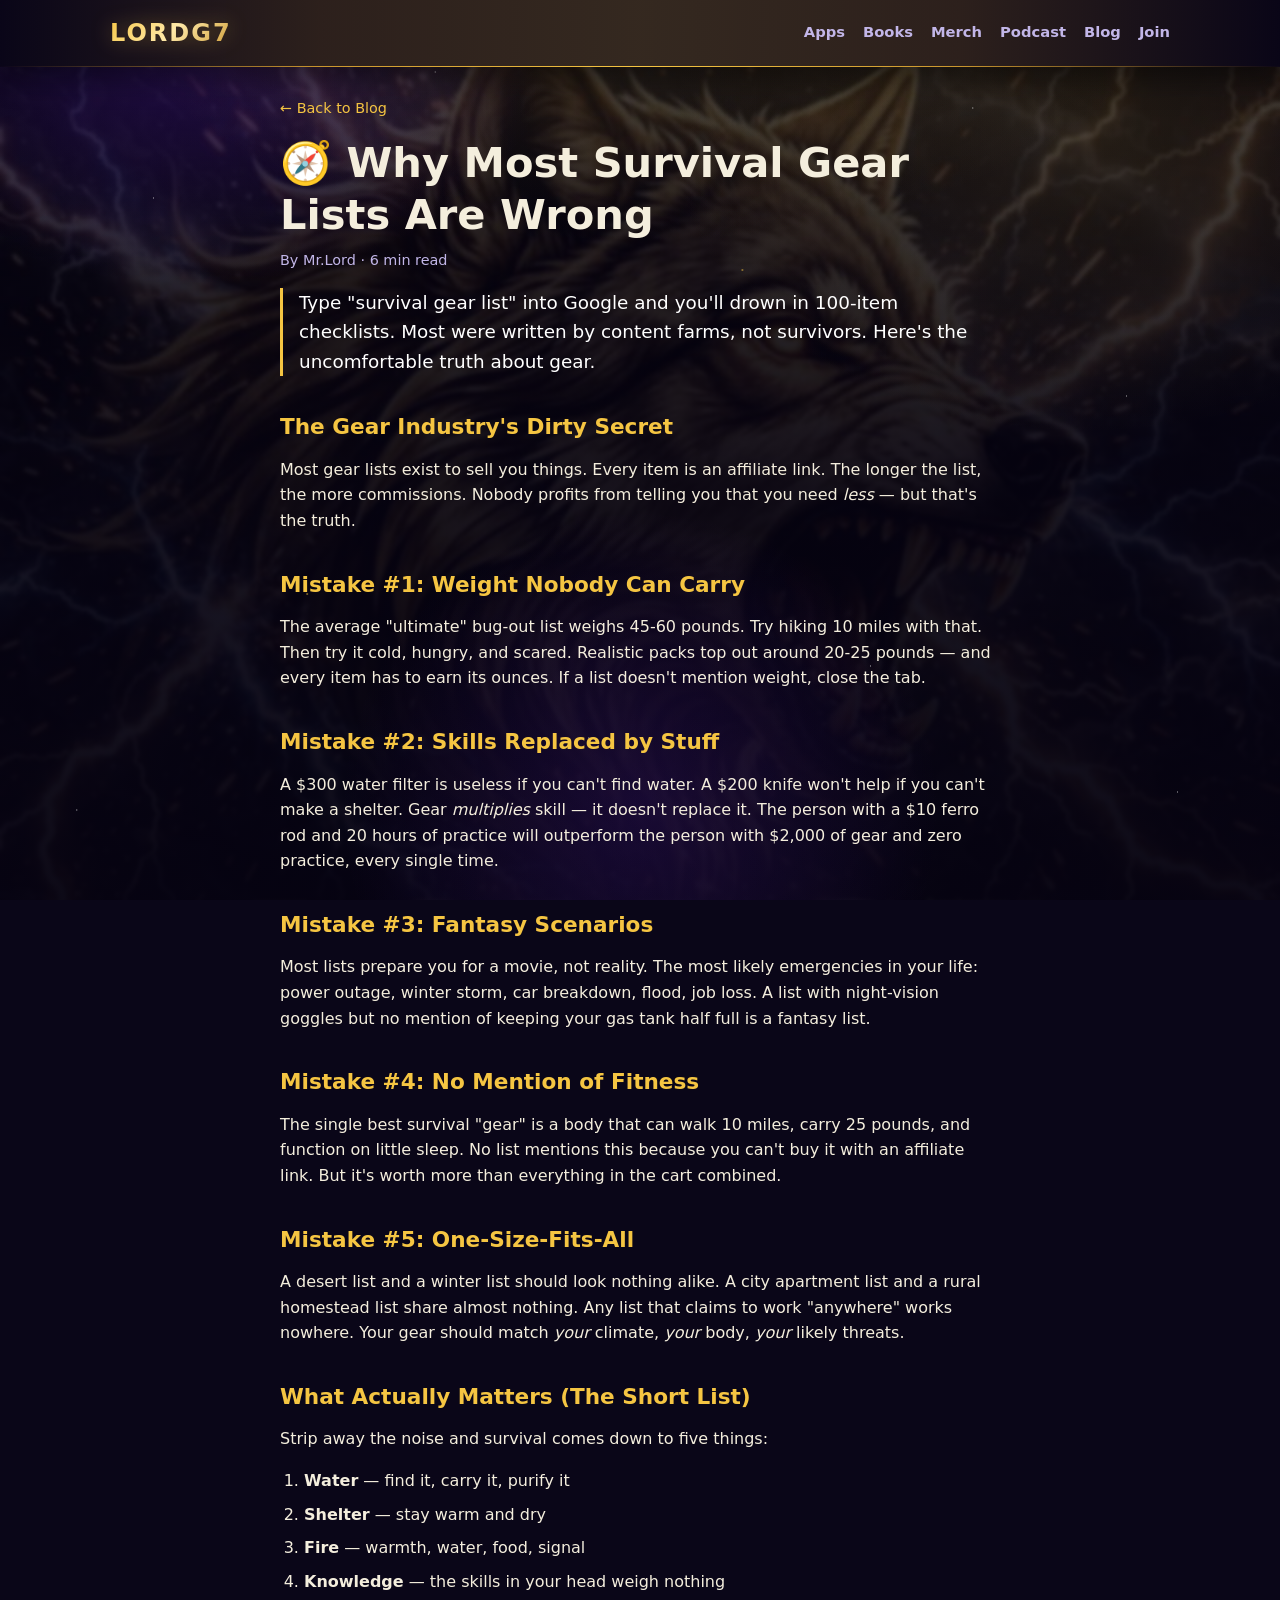
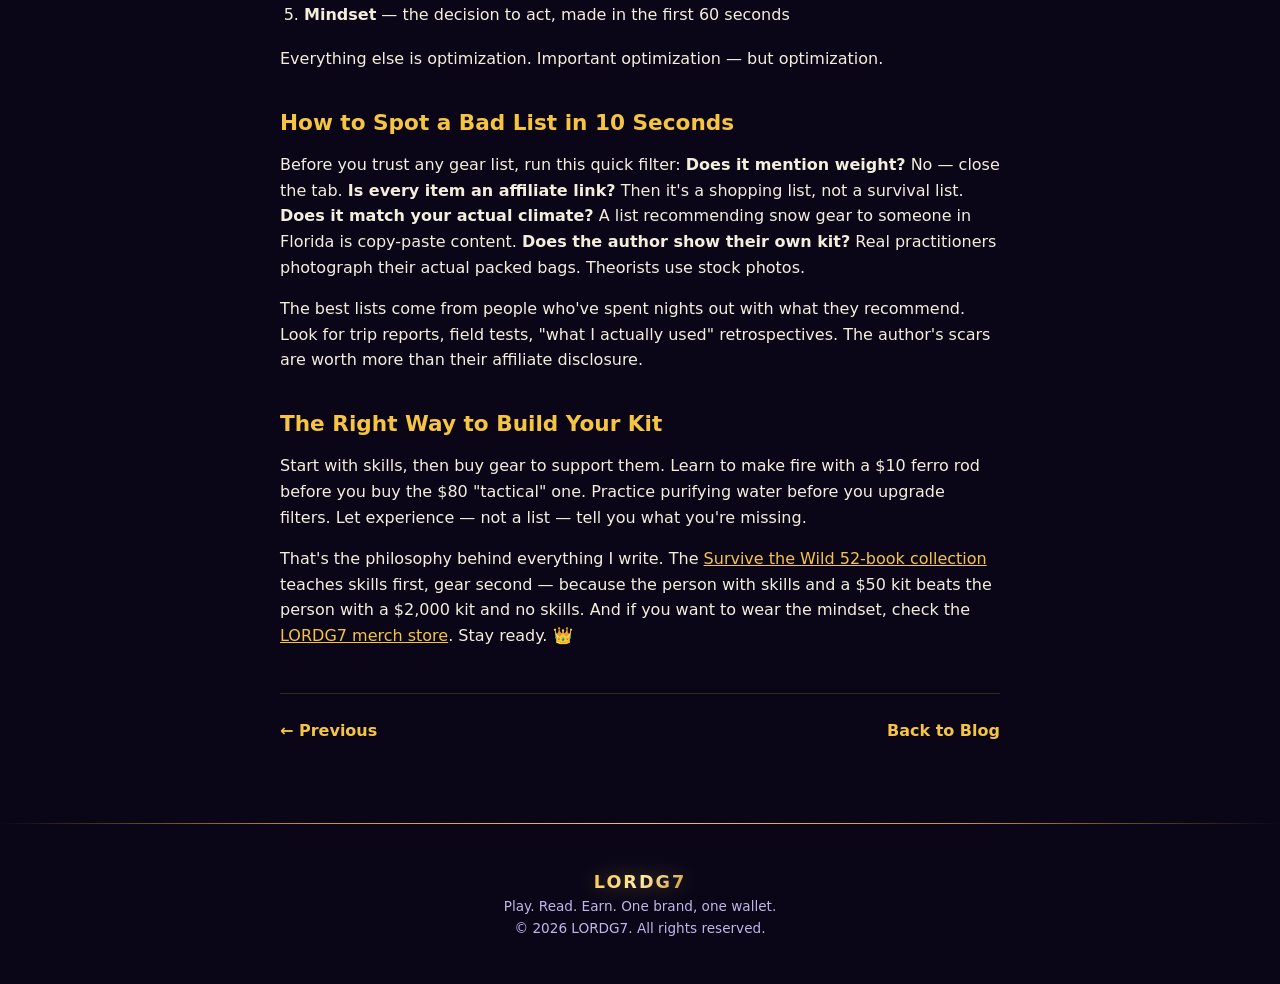
<file: blog/survival-gear-lists-wrong.html>
<!DOCTYPE html>
<html lang="en">
<head>
<meta charset="UTF-8">
<meta name="viewport" content="width=device-width, initial-scale=1.0">
<title>Why Most Survival Gear Lists Are Wrong | LORDG7 Blog</title>
<meta name="description" content="The internet is full of survival gear lists written by people who never left the house. Here's what actually matters — skills over stuff, every time.">
<meta name="theme-color" content="#2a0a5e">
<link rel="icon" type="image/png" sizes="192x192" href="../icon-192.png">
<link rel="stylesheet" href="../styles.css">
<script async src="https://pagead2.googlesyndication.com/pagead/js/adsbygoogle.js?client=ca-pub-6644307436356164" crossorigin="anonymous"></script>
</head>
<body>
<div class="stars"></div>

<nav>
  <div class="wrap">
    <a class="brand" href="../">LORDG7</a>
    <div class="navlinks">
      <a href="../#apps">Apps</a>
      <a href="../#books">Books</a>
      <a href="../#merch">Merch</a>
      <a href="../#podcast">Podcast</a>
      <a href="./">Blog</a>
      <a href="../#newsletter">Join</a>
    </div>
  </div>
</nav>

<ins class="adsbygoogle" style="display:block" data-ad-client="ca-pub-6644307436356164" data-ad-slot="auto" data-ad-format="auto" data-full-width-responsive="true"></ins>
<script>(adsbygoogle = window.adsbygoogle || []).push({});</script>

<main class="wrap article">
  <p class="article-crumb"><a href="./">← Back to Blog</a></p>
  <h1>🧭 Why Most Survival Gear Lists Are Wrong</h1>
  <p class="article-meta">By Mr.Lord · 6 min read</p>

  <p class="lede">Type "survival gear list" into Google and you'll drown in 100-item checklists. Most were written by content farms, not survivors. Here's the uncomfortable truth about gear.</p>

  <h2>The Gear Industry's Dirty Secret</h2>
  <p>Most gear lists exist to sell you things. Every item is an affiliate link. The longer the list, the more commissions. Nobody profits from telling you that you need <em>less</em> — but that's the truth.</p>

  <h2>Mistake #1: Weight Nobody Can Carry</h2>
  <p>The average "ultimate" bug-out list weighs 45-60 pounds. Try hiking 10 miles with that. Then try it cold, hungry, and scared. Realistic packs top out around 20-25 pounds — and every item has to earn its ounces. If a list doesn't mention weight, close the tab.</p>

  <h2>Mistake #2: Skills Replaced by Stuff</h2>
  <p>A $300 water filter is useless if you can't find water. A $200 knife won't help if you can't make a shelter. Gear <em>multiplies</em> skill — it doesn't replace it. The person with a $10 ferro rod and 20 hours of practice will outperform the person with $2,000 of gear and zero practice, every single time.</p>

  <ins class="adsbygoogle" style="display:block" data-ad-client="ca-pub-6644307436356164" data-ad-slot="auto" data-ad-format="auto" data-full-width-responsive="true"></ins>
<script>(adsbygoogle = window.adsbygoogle || []).push({});</script>

  <h2>Mistake #3: Fantasy Scenarios</h2>
  <p>Most lists prepare you for a movie, not reality. The most likely emergencies in your life: power outage, winter storm, car breakdown, flood, job loss. A list with night-vision goggles but no mention of keeping your gas tank half full is a fantasy list.</p>

  <h2>Mistake #4: No Mention of Fitness</h2>
  <p>The single best survival "gear" is a body that can walk 10 miles, carry 25 pounds, and function on little sleep. No list mentions this because you can't buy it with an affiliate link. But it's worth more than everything in the cart combined.</p>

  <h2>Mistake #5: One-Size-Fits-All</h2>
  <p>A desert list and a winter list should look nothing alike. A city apartment list and a rural homestead list share almost nothing. Any list that claims to work "anywhere" works nowhere. Your gear should match <em>your</em> climate, <em>your</em> body, <em>your</em> likely threats.</p>

  <h2>What Actually Matters (The Short List)</h2>
  <p>Strip away the noise and survival comes down to five things:</p>
  <ol>
    <li><strong>Water</strong> — find it, carry it, purify it</li>
    <li><strong>Shelter</strong> — stay warm and dry</li>
    <li><strong>Fire</strong> — warmth, water, food, signal</li>
    <li><strong>Knowledge</strong> — the skills in your head weigh nothing</li>
    <li><strong>Mindset</strong> — the decision to act, made in the first 60 seconds</li>
  </ol>
  <p>Everything else is optimization. Important optimization — but optimization.</p>

  <h2>How to Spot a Bad List in 10 Seconds</h2>
  <p>Before you trust any gear list, run this quick filter: <strong>Does it mention weight?</strong> No — close the tab. <strong>Is every item an affiliate link?</strong> Then it's a shopping list, not a survival list. <strong>Does it match your actual climate?</strong> A list recommending snow gear to someone in Florida is copy-paste content. <strong>Does the author show their own kit?</strong> Real practitioners photograph their actual packed bags. Theorists use stock photos.</p>
  <p>The best lists come from people who've spent nights out with what they recommend. Look for trip reports, field tests, "what I actually used" retrospectives. The author's scars are worth more than their affiliate disclosure.</p>

  <h2>The Right Way to Build Your Kit</h2>
  <p>Start with skills, then buy gear to support them. Learn to make fire with a $10 ferro rod before you buy the $80 "tactical" one. Practice purifying water before you upgrade filters. Let experience — not a list — tell you what you're missing.</p>
  <p>That's the philosophy behind everything I write. The <a href="https://payhip.com/b/iuePk" target="_blank" rel="noopener">Survive the Wild 52-book collection</a> teaches skills first, gear second — because the person with skills and a $50 kit beats the person with a $2,000 kit and no skills. And if you want to wear the mindset, check the <a href="https://app.amazecommerce.com/shop/lordg7" target="_blank" rel="noopener">LORDG7 merch store</a>. Stay ready. 👑</p>

  <div class="article-nav">
    <a href="five-minute-fire.html">← Previous</a>
    <a href="./">Back to Blog</a>
  </div>
</main>

<ins class="adsbygoogle" style="display:block" data-ad-client="ca-pub-6644307436356164" data-ad-slot="auto" data-ad-format="auto" data-full-width-responsive="true"></ins>
<script>(adsbygoogle = window.adsbygoogle || []).push({});</script>

<footer>
  <div class="wrap">
    <a class="brand" href="../">LORDG7</a>
    <p>Play. Read. Earn. One brand, one wallet.<br>© 2026 LORDG7. All rights reserved.</p>
  </div>
</footer>

</body>
</html>
</file>
<file: styles.css>
/* LORDG7 Hub — gold + cosmic purple premium theme (storm-wolf backdrop pass, cache v14) */
:root {
  --gold: #f5c542;
  --gold-bright: #ffe9a8;
  --gold-deep: #c9962e;
  --gold-glow: rgba(245, 197, 66, .35);
  --purple: #7b2ff7;
  --purple-deep: #2a0a5e;
  --bg: #0a0618;
  --bg2: #140b2e;
  --card: rgba(255, 255, 255, .045);
  --card-border: rgba(245, 197, 66, .18);
  --text: #f4eedd;
  --muted: #c2b6e8;
  --radius: 18px;
}
* { margin: 0; padding: 0; box-sizing: border-box; }
html { scroll-behavior: smooth; }
body {
  font-family: 'Segoe UI', system-ui, -apple-system, sans-serif;
  background: var(--bg);
  color: var(--text);
  line-height: 1.6;
  overflow-x: hidden;
}
body::before {
  content: '';
  position: fixed;
  inset: 0;
  background:
    radial-gradient(900px 480px at 50% -6%, rgba(245, 197, 66, .16), transparent 62%),
    radial-gradient(600px 400px at 15% 5%, rgba(123, 47, 247, .25), transparent 60%),
    radial-gradient(700px 500px at 85% 15%, rgba(245, 197, 66, .12), transparent 60%),
    radial-gradient(500px 500px at 50% 90%, rgba(123, 47, 247, .15), transparent 60%),
    linear-gradient(180deg, rgba(6, 3, 18, .60), rgba(6, 3, 18, .84) 52%, rgba(6, 3, 18, .94)),
    url('/assets/storm-wolf-bg.jpg');
  background-size: auto, auto, auto, auto, 100% 100%, cover;
  background-position: 0 0, 0 0, 0 0, 0 0, 0 0, center 22%;
  background-repeat: no-repeat;
  pointer-events: none;
  z-index: 0;
}
::selection { background: var(--gold); color: #1a1000; }
a:focus-visible, button:focus-visible {
  outline: 2px solid var(--gold);
  outline-offset: 3px;
  border-radius: 6px;
}
.stars {
  position: fixed; inset: 0; z-index: 0; pointer-events: none;
  background-image:
    radial-gradient(1px 1px at 12% 22%, #fff, transparent),
    radial-gradient(1px 1px at 34% 8%, #fff, transparent),
    radial-gradient(1.5px 1.5px at 58% 30%, var(--gold), transparent),
    radial-gradient(1px 1px at 76% 12%, #fff, transparent),
    radial-gradient(1px 1px at 88% 44%, #fff, transparent),
    radial-gradient(1.5px 1.5px at 24% 66%, var(--gold), transparent),
    radial-gradient(1px 1px at 46% 82%, #fff, transparent),
    radial-gradient(1px 1px at 68% 74%, #fff, transparent),
    radial-gradient(1px 1px at 92% 88%, #fff, transparent),
    radial-gradient(1px 1px at 6% 90%, #fff, transparent);
  opacity: .7;
}
.wrap { max-width: 1100px; margin: 0 auto; padding: 0 20px; position: relative; z-index: 1; }

/* Nav */
nav {
  position: sticky; top: 0; z-index: 10;
  backdrop-filter: blur(14px);
  background: rgba(10, 6, 24, .82);
  border-bottom: 1px solid transparent;
  background-image: linear-gradient(rgba(10, 6, 24, .82), rgba(10, 6, 24, .82)),
    linear-gradient(90deg, transparent, var(--gold-deep), var(--gold), var(--gold-deep), transparent);
  background-origin: border-box;
  background-clip: padding-box, border-box;
  box-shadow: 0 10px 30px rgba(0, 0, 0, .45);
}
nav .wrap { display: flex; align-items: center; justify-content: space-between; padding: 14px 20px; }
.brand {
  font-size: 1.5rem; font-weight: 800; letter-spacing: 2px;
  background: linear-gradient(135deg, var(--gold), #ffe9a8, var(--gold-deep));
  -webkit-background-clip: text; background-clip: text; color: transparent;
  text-decoration: none;
  filter: drop-shadow(0 0 10px rgba(245, 197, 66, .35));
}
.navlinks { display: flex; gap: 18px; }
.navlinks a {
  color: var(--muted); text-decoration: none; font-size: .92rem; font-weight: 600;
  padding-bottom: 3px;
  background: linear-gradient(var(--gold), var(--gold)) left bottom / 0% 2px no-repeat;
  transition: color .15s ease, background-size .2s ease;
}
.navlinks a:hover { color: var(--gold); background-size: 100% 2px; }
@media (max-width: 640px) { .navlinks { display: none; } }

/* Hero */
.hero { text-align: center; padding: 84px 20px 64px; position: relative; }
.hero .crown { font-size: 3.4rem; filter: drop-shadow(0 0 24px var(--gold-glow)); }
.hero-mark {
  width: 118px; height: auto; display: block; margin: 0 auto;
  border-radius: 20px;
  border: 1px solid rgba(245, 197, 66, .45);
  box-shadow: 0 0 0 1px rgba(0, 0, 0, .6), 0 14px 44px rgba(0, 0, 0, .55), 0 0 34px var(--gold-glow);
}
.hero h1 {
  font-size: clamp(2.8rem, 9vw, 5.2rem); font-weight: 900; letter-spacing: 5px;
  background: linear-gradient(135deg, var(--gold) 15%, #fff3c4 45%, var(--gold-deep) 75%);
  -webkit-background-clip: text; background-clip: text; color: transparent;
  margin: 14px 0 10px;
  filter: drop-shadow(0 4px 22px rgba(245, 197, 66, .30));
}
.hero p.tag { color: var(--muted); font-size: 1.18rem; max-width: 600px; margin: 0 auto 28px; }
.blog-hero h1::after {
  content: ''; display: block; width: 120px; height: 3px; margin: 18px auto 2px;
  border-radius: 999px;
  background: linear-gradient(90deg, transparent, var(--gold), transparent);
  box-shadow: 0 0 14px var(--gold-glow);
}
/* Storm art — featured whole, nothing laid over the picture */
.hero-art {
  position: relative;
  max-width: 780px;
  margin: 46px auto 6px;
  padding: 10px;
  border-radius: 26px;
  background: linear-gradient(160deg, var(--gold-bright), var(--gold-deep) 38%, #6e4d10 62%, var(--gold) 100%);
  box-shadow: 0 30px 80px rgba(0, 0, 0, .65), 0 0 64px rgba(245, 197, 66, .28);
}
.hero-art::before {
  content: ''; position: absolute; inset: -70px -50px; z-index: -1;
  background: radial-gradient(closest-side, rgba(245, 197, 66, .34), rgba(123, 47, 247, .14) 55%, transparent 72%);
  filter: blur(6px);
  pointer-events: none;
}
.hero-art img {
  display: block; width: 100%; height: auto;
  border-radius: 18px;
  background: #000;
}
.cta-row { display: flex; gap: 14px; justify-content: center; flex-wrap: wrap; }
.btn {
  display: inline-block; padding: 14px 30px; border-radius: 999px;
  font-weight: 700; text-decoration: none; font-size: 1rem; letter-spacing: .4px;
  transition: transform .15s ease, box-shadow .15s ease, border-color .15s ease, background-color .15s ease;
}
.btn-gold {
  background: linear-gradient(135deg, var(--gold-bright), var(--gold) 45%, var(--gold-deep));
  color: #1a1000; box-shadow: 0 8px 32px var(--gold-glow), inset 0 1px 0 rgba(255, 255, 255, .55);
}
.btn-gold:hover { transform: translateY(-2px); box-shadow: 0 14px 42px rgba(245, 197, 66, .5), inset 0 1px 0 rgba(255, 255, 255, .55); }
.btn-ghost {
  border: 1px solid var(--card-border); color: var(--gold);
  background: var(--card);
}
.btn-ghost:hover { border-color: var(--gold); transform: translateY(-2px); background: rgba(245, 197, 66, .08); }
.stats { display: flex; gap: 36px; justify-content: center; margin-top: 46px; flex-wrap: wrap; }
.stat { text-align: center; }
.stat b {
  display: block; font-size: 2.35rem; line-height: 1.15;
  background: linear-gradient(135deg, var(--gold), var(--gold-bright));
  -webkit-background-clip: text; background-clip: text; color: transparent;
  filter: drop-shadow(0 2px 10px rgba(245, 197, 66, .25));
}
.stat span { color: var(--muted); font-size: .88rem; letter-spacing: .6px; text-transform: uppercase; }

/* Sections */
section { padding: 64px 0; }
.sec-head { text-align: center; margin-bottom: 38px; }
.sec-head h2 {
  font-size: 2.15rem; letter-spacing: 1px; margin-bottom: 10px;
  background: linear-gradient(135deg, var(--gold), #ffe9a8);
  -webkit-background-clip: text; background-clip: text; color: transparent;
  filter: drop-shadow(0 2px 12px rgba(245, 197, 66, .22));
}
.sec-head h2::after {
  content: ''; display: block; width: 96px; height: 3px; margin: 12px auto 0;
  border-radius: 999px;
  background: linear-gradient(90deg, transparent, var(--gold), transparent);
  box-shadow: 0 0 12px var(--gold-glow);
}
.sec-head p { color: var(--muted); max-width: 600px; margin: 0 auto; }

/* App grid */
.apps-grid {
  display: grid; grid-template-columns: repeat(auto-fill, minmax(150px, 1fr));
  gap: 14px;
}
.app-card {
  background: var(--card); border: 1px solid var(--card-border);
  border-radius: var(--radius); padding: 20px 12px; text-align: center;
  text-decoration: none; color: var(--text);
  transition: transform .18s ease, border-color .18s ease, box-shadow .18s ease;
  backdrop-filter: blur(6px);
}
.app-card:hover {
  transform: translateY(-6px); border-color: var(--gold);
  box-shadow: 0 16px 38px rgba(0, 0, 0, .5), 0 8px 30px rgba(245, 197, 66, .18);
}
.app-card .emoji { font-size: 2rem; display: block; margin-bottom: 8px; }
.app-card:hover .emoji { filter: drop-shadow(0 0 10px var(--gold-glow)); }
.app-card .name { font-weight: 700; font-size: .95rem; display: block; }
.app-card .desc { color: var(--muted); font-size: .78rem; display: block; margin-top: 4px; }
.app-card.featured {
  background: linear-gradient(135deg, rgba(245,197,66,.14), rgba(123,47,247,.14));
  border-color: var(--gold);
}

/* Feature cards (books, merch, podcast) */
.cards { display: grid; grid-template-columns: repeat(auto-fit, minmax(280px, 1fr)); gap: 18px; }
.fcard {
  position: relative;
  background: var(--card); border: 1px solid var(--card-border);
  border-radius: var(--radius); padding: 28px; backdrop-filter: blur(6px);
  overflow: hidden;
  transition: transform .18s ease, border-color .18s ease, box-shadow .18s ease;
}
.fcard::before {
  content: ''; position: absolute; top: 0; left: 0; right: 0; height: 3px;
  background: linear-gradient(90deg, transparent, rgba(245, 197, 66, .55), transparent);
  opacity: .55; transition: opacity .18s ease;
}
.fcard:hover {
  transform: translateY(-6px); border-color: var(--gold);
  box-shadow: 0 18px 42px rgba(0, 0, 0, .5), 0 8px 30px rgba(245, 197, 66, .16);
}
.fcard:hover::before { opacity: 1; }
.fcard .emoji { font-size: 2.4rem; }
.fcard h3 { margin: 10px 0 8px; font-size: 1.25rem; }
.fcard h3 a { color: var(--gold); text-decoration: none; }
.fcard p { color: var(--muted); font-size: .94rem; margin-bottom: 16px; }
.fcard .btn { padding: 10px 22px; font-size: .92rem; }

/* Newsletter */
.newsletter {
  background: linear-gradient(135deg, rgba(245,197,66,.1), rgba(123,47,247,.12));
  border: 1px solid var(--gold); border-radius: 24px;
  padding: 44px 28px; text-align: center; max-width: 640px; margin: 0 auto;
  box-shadow: 0 18px 50px rgba(0, 0, 0, .45), 0 0 40px rgba(245, 197, 66, .12);
}
.newsletter h2 { font-size: 1.7rem; margin-bottom: 8px; color: var(--gold); }
.newsletter p { color: var(--muted); margin-bottom: 20px; }

/* Social */
.social-row { display: flex; gap: 14px; justify-content: center; flex-wrap: wrap; }
.social-row a {
  display: inline-flex; align-items: center; gap: 8px;
  background: var(--card); border: 1px solid var(--card-border);
  padding: 12px 24px; border-radius: 999px; color: var(--text);
  text-decoration: none; font-weight: 600; transition: all .15s ease;
}
.social-row a:hover {
  border-color: var(--gold); color: var(--gold); transform: translateY(-3px);
  background: rgba(245, 197, 66, .08);
  box-shadow: 0 10px 26px rgba(0, 0, 0, .45), 0 0 20px rgba(245, 197, 66, .15);
}

footer {
  text-align: center; padding: 44px 20px; color: var(--muted);
  font-size: .85rem; margin-top: 20px;
  border-top: 1px solid transparent;
  background-image: linear-gradient(var(--bg), var(--bg)),
    linear-gradient(90deg, transparent, var(--gold-deep), var(--gold), var(--gold-deep), transparent);
  background-origin: border-box;
  background-clip: padding-box, border-box;
}
footer .brand { font-size: 1.1rem; }

/* Blog */
.blog-hero { padding: 60px 20px 40px; }
.blog-grid {
  display: grid; grid-template-columns: repeat(auto-fill, minmax(300px, 1fr));
  gap: 20px; padding-bottom: 70px;
}
.blog-card {
  display: block; background: var(--card); border: 1px solid var(--card-border);
  border-radius: var(--radius); padding: 26px; text-decoration: none; color: var(--text);
  transition: transform .2s, border-color .2s, box-shadow .2s;
}
.blog-card:hover {
  transform: translateY(-6px); border-color: var(--gold);
  box-shadow: 0 16px 38px rgba(0, 0, 0, .5), 0 8px 30px rgba(245, 197, 66, .16);
}
.blog-card .blog-emoji { font-size: 2.2rem; }
.blog-card h2 { font-size: 1.15rem; margin: 12px 0 8px; line-height: 1.4; }
.blog-card p { color: var(--muted); font-size: .95rem; }
.blog-meta { display: inline-block; margin-top: 12px; font-size: .8rem; color: var(--gold); font-weight: 600; }

/* Article */
.article { max-width: 760px; padding-bottom: 60px; }
.article-crumb { margin: 28px 0 10px; }
.article-crumb a { color: var(--muted); text-decoration: none; font-size: .9rem; }
.article-crumb a:hover { color: var(--gold); }
.article h1 { font-size: clamp(1.7rem, 5vw, 2.6rem); line-height: 1.25; margin-bottom: 8px; }
.article-meta { color: var(--muted); font-size: .9rem; margin-bottom: 26px; }
.article .lede { font-size: 1.15rem; color: #fff; border-left: 3px solid var(--gold); padding-left: 16px; margin-bottom: 30px; }
.article h2 { font-size: 1.35rem; margin: 34px 0 12px; color: var(--gold); }
.article p { margin-bottom: 16px; }
.article ul, .article ol { margin: 0 0 18px 24px; }
.article li { margin-bottom: 8px; }
.article a { color: var(--gold); }
.article-nav { display: flex; justify-content: space-between; gap: 12px; margin-top: 44px; padding-top: 24px; border-top: 1px solid var(--card-border); }
.article-nav a { color: var(--gold); text-decoration: none; font-weight: 600; }

/* Foods gallery */
.foods-grid {
  display: grid; grid-template-columns: repeat(auto-fill, minmax(220px, 1fr));
  gap: 18px; padding-bottom: 16px;
}
.food-card {
  background: var(--card); border: 1px solid var(--card-border);
  border-radius: var(--radius); overflow: hidden; backdrop-filter: blur(6px);
  transition: transform .18s ease, border-color .18s ease, box-shadow .18s ease;
}
.food-card:hover {
  transform: translateY(-6px); border-color: var(--gold);
  box-shadow: 0 16px 38px rgba(0, 0, 0, .5), 0 8px 30px rgba(245, 197, 66, .18);
}
.food-card img { width: 100%; height: 300px; object-fit: cover; display: block; }
.food-card .food-info { padding: 14px 16px 16px; text-align: center; }
.food-card h3 { font-size: 1rem; color: var(--gold); letter-spacing: .5px; }
.food-card p { color: var(--muted); font-size: .82rem; margin-top: 2px; }
.foods-subhead { text-align: center; margin: 10px 0 26px; }
.foods-subhead h2 {
  font-size: 1.7rem; letter-spacing: 1px;
  background: linear-gradient(135deg, var(--gold), #ffe9a8);
  -webkit-background-clip: text; background-clip: text; color: transparent;
  filter: drop-shadow(0 2px 10px rgba(245, 197, 66, .2));
}
.foods-subhead h2::after {
  content: ''; display: block; width: 72px; height: 3px; margin: 10px auto 0;
  border-radius: 999px;
  background: linear-gradient(90deg, transparent, var(--gold), transparent);
}
.foods-subhead p { color: var(--muted); }

/* Videos gallery */
.videos-grid {
  display: grid; grid-template-columns: repeat(auto-fill, minmax(260px, 1fr));
  gap: 18px; padding-bottom: 16px;
}
.video-card {
  background: var(--card); border: 1px solid var(--card-border);
  border-radius: var(--radius); overflow: hidden; backdrop-filter: blur(6px);
  transition: transform .18s ease, border-color .18s ease, box-shadow .18s ease;
}
.video-card:hover {
  transform: translateY(-6px); border-color: var(--gold);
  box-shadow: 0 16px 38px rgba(0, 0, 0, .5), 0 8px 30px rgba(245, 197, 66, .18);
}
.video-frame { position: relative; aspect-ratio: 9 / 16; max-height: 480px; background: #000; }
.video-frame iframe { position: absolute; inset: 0; width: 100%; height: 100%; border: 0; }
.video-card .video-info { padding: 14px 16px 16px; text-align: center; }
.video-card h3 { font-size: 1rem; color: var(--gold); letter-spacing: .5px; }
.video-card p { color: var(--muted); font-size: .82rem; margin-top: 2px; }

@media (prefers-reduced-motion: reduce) {
  html { scroll-behavior: auto; }
  *, *::before, *::after { transition: none !important; }
}
</file>
